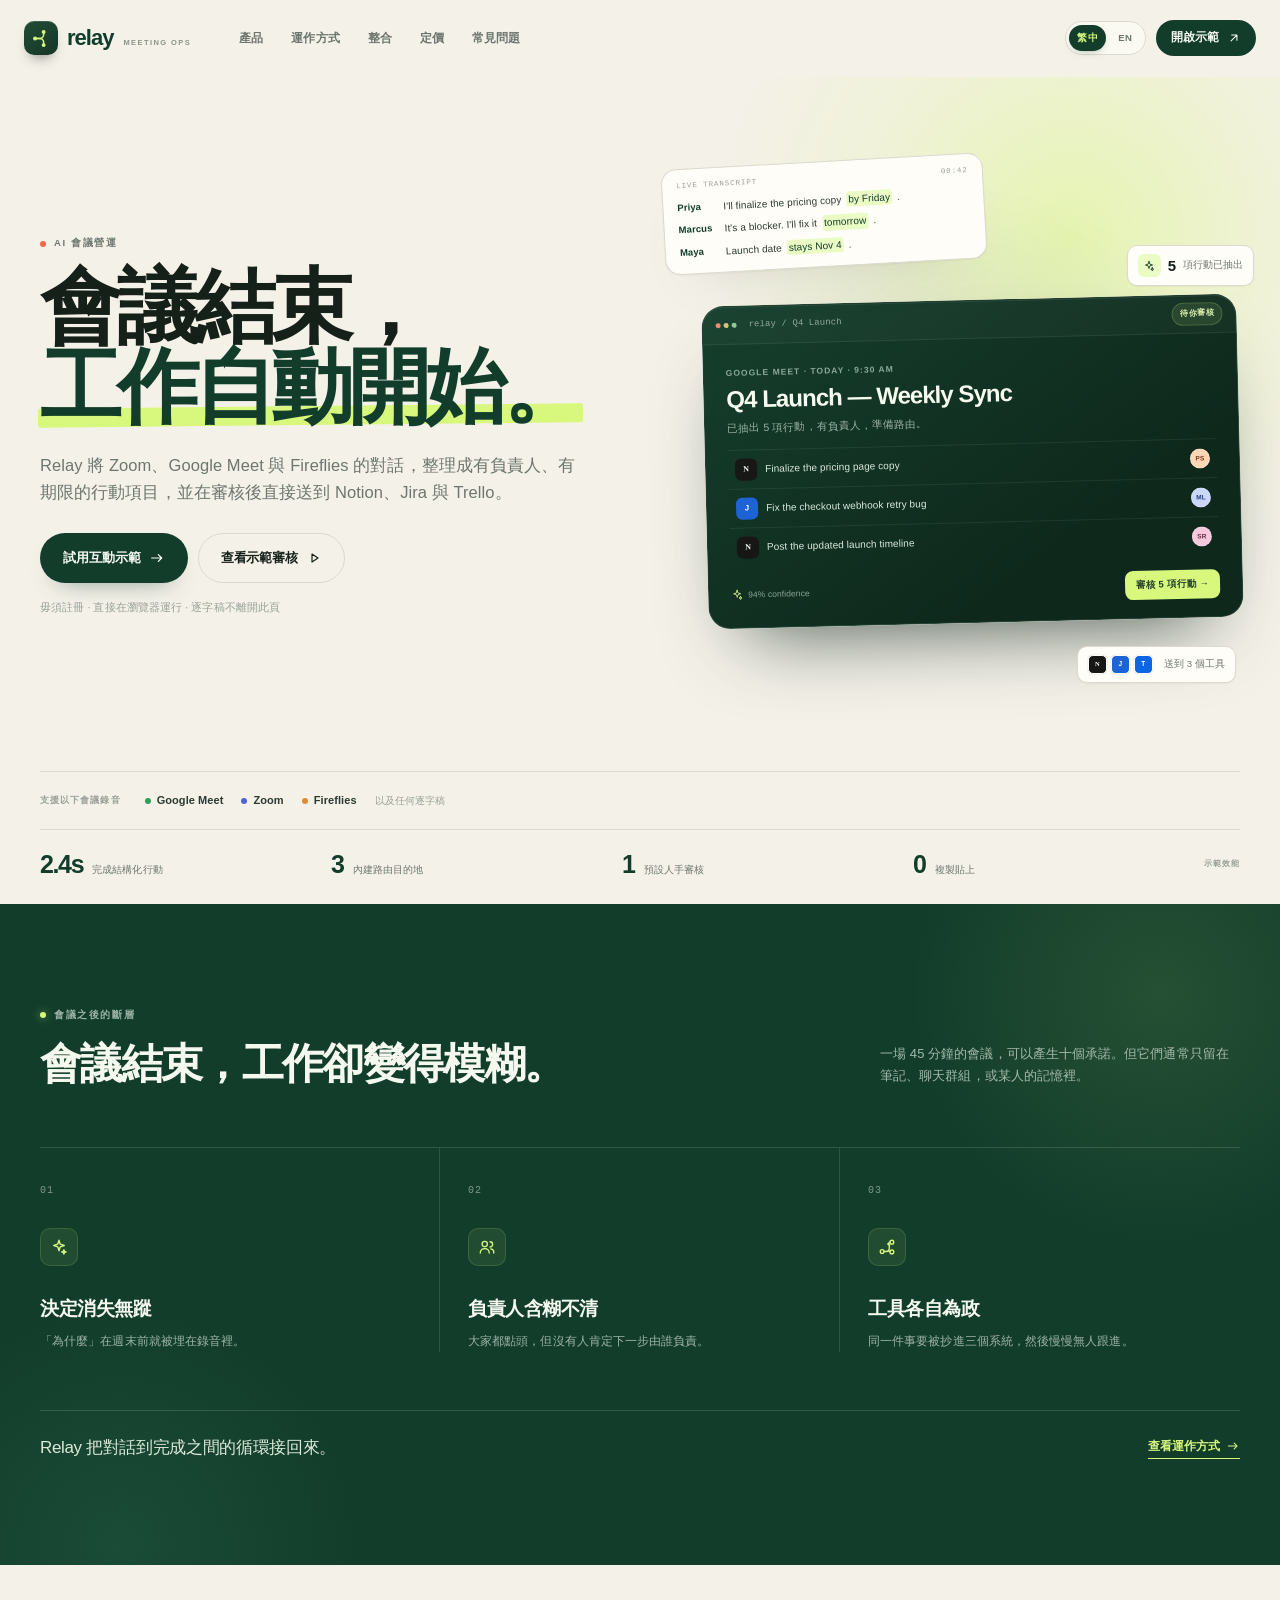
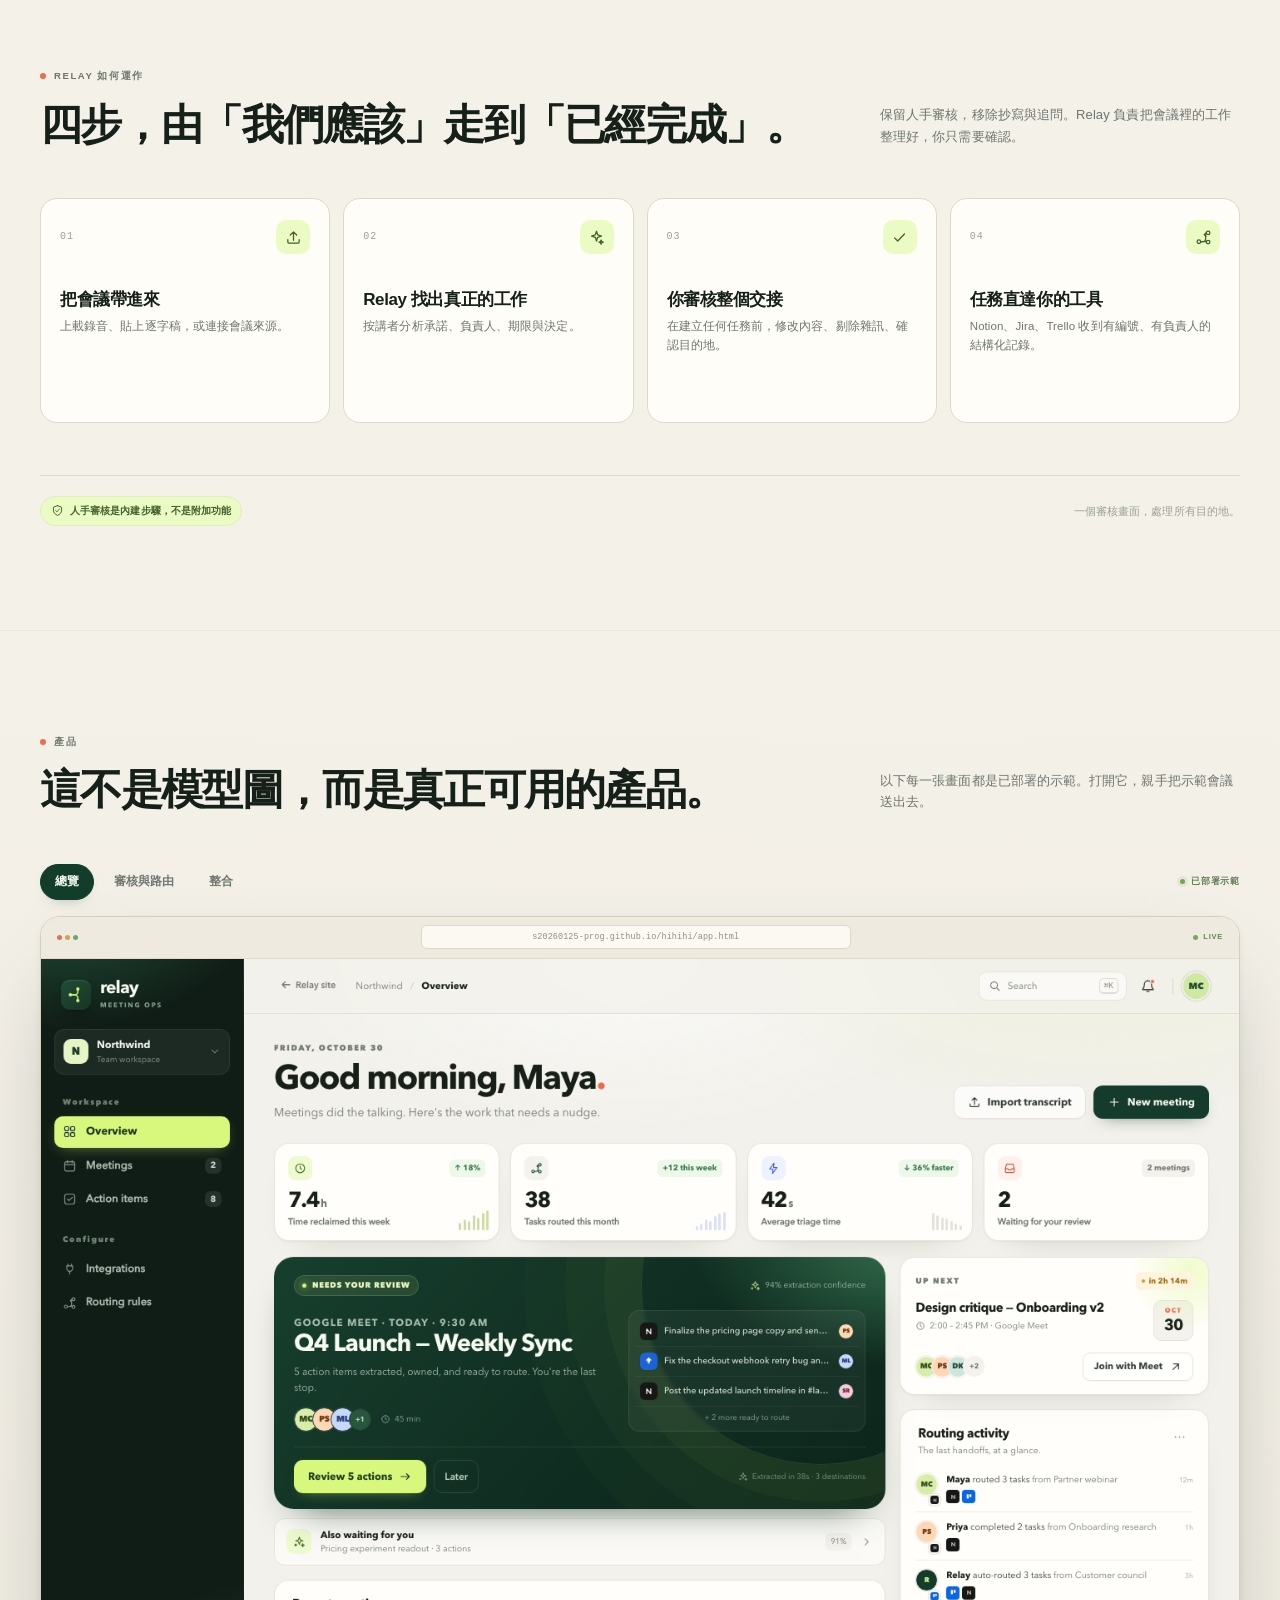
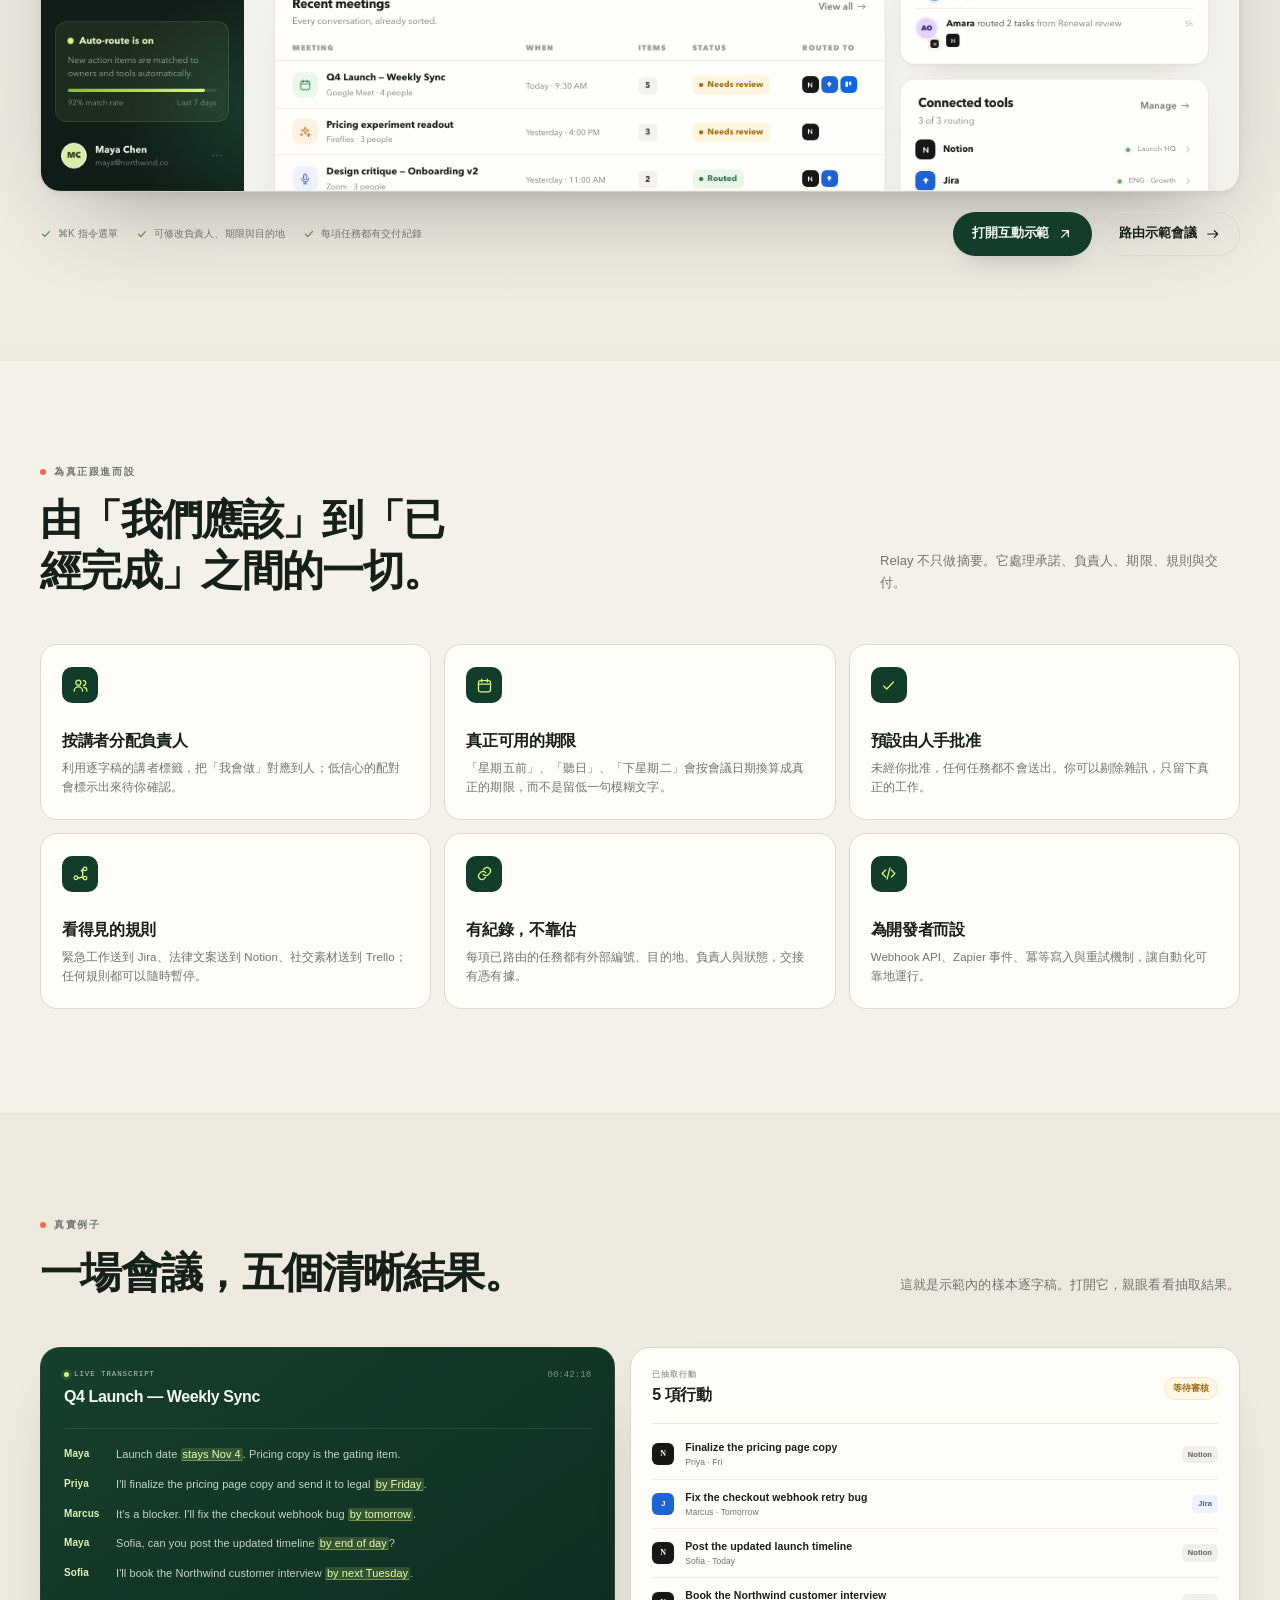
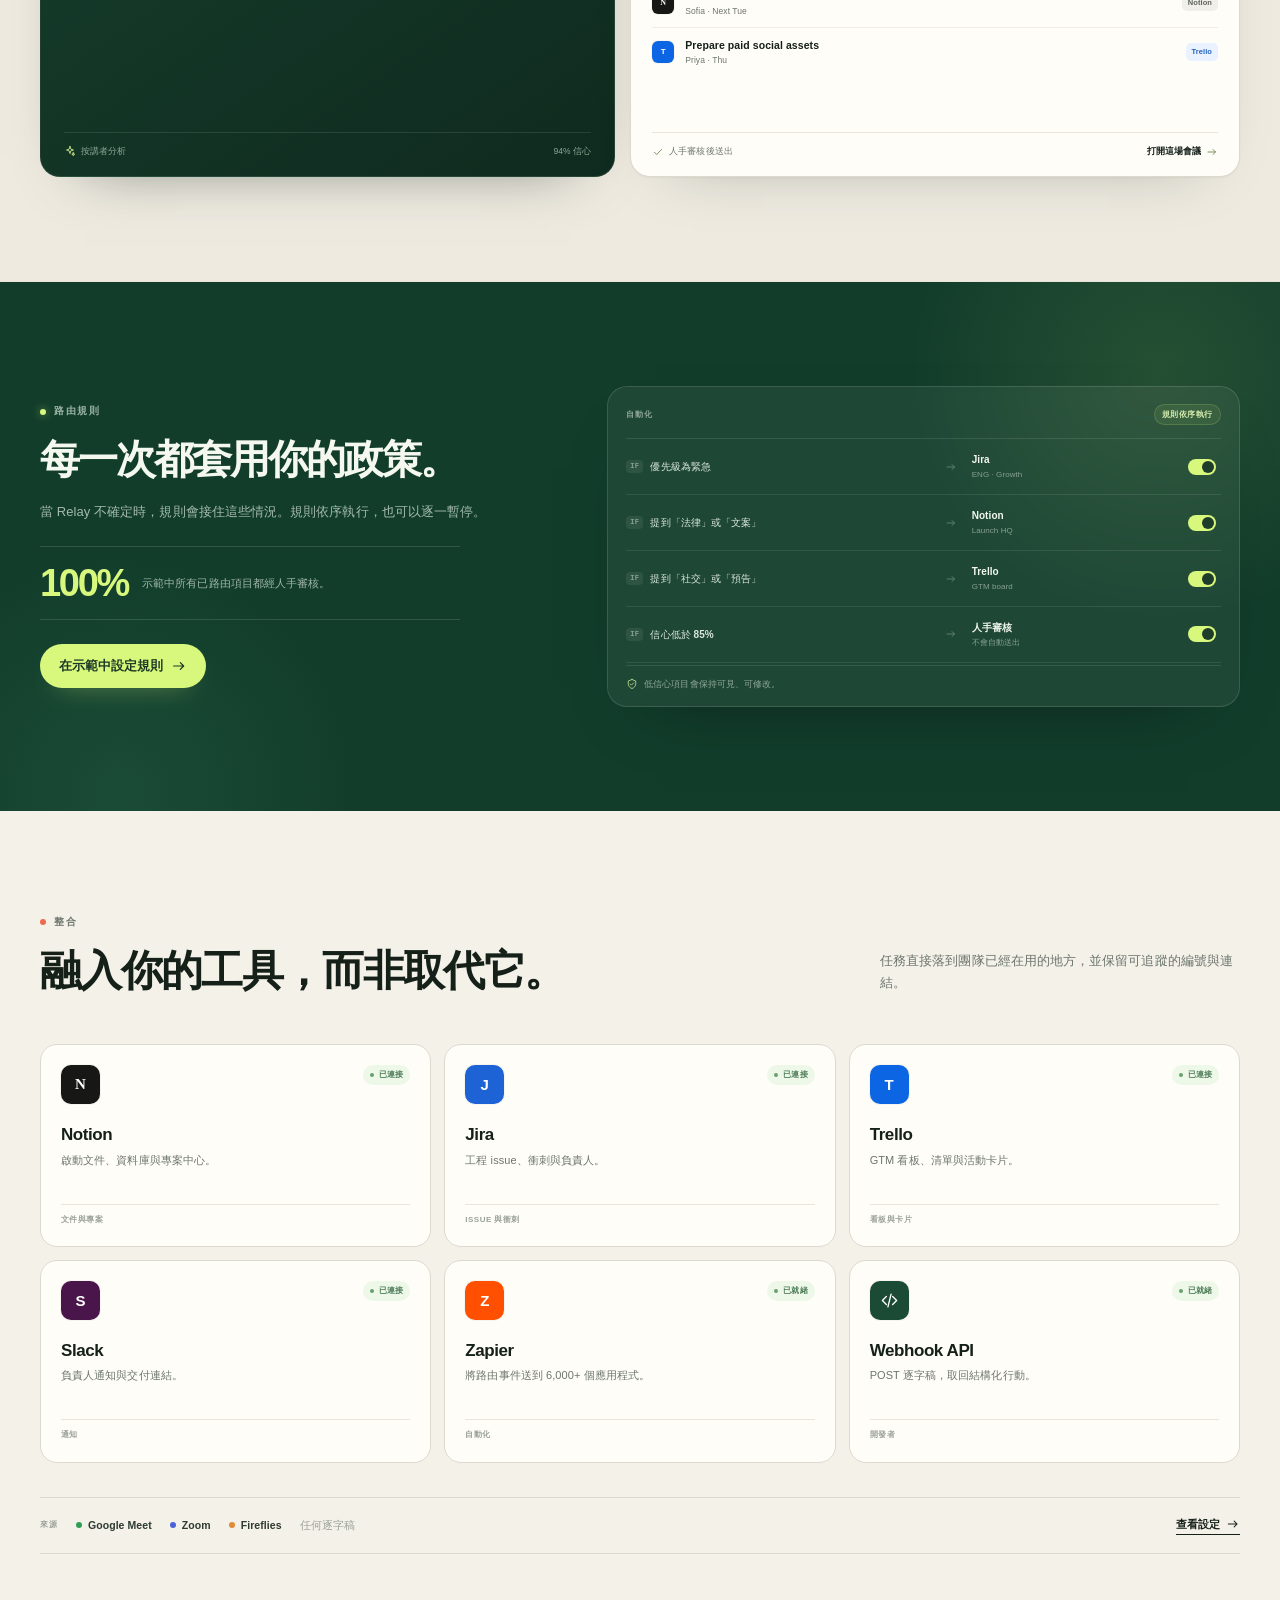
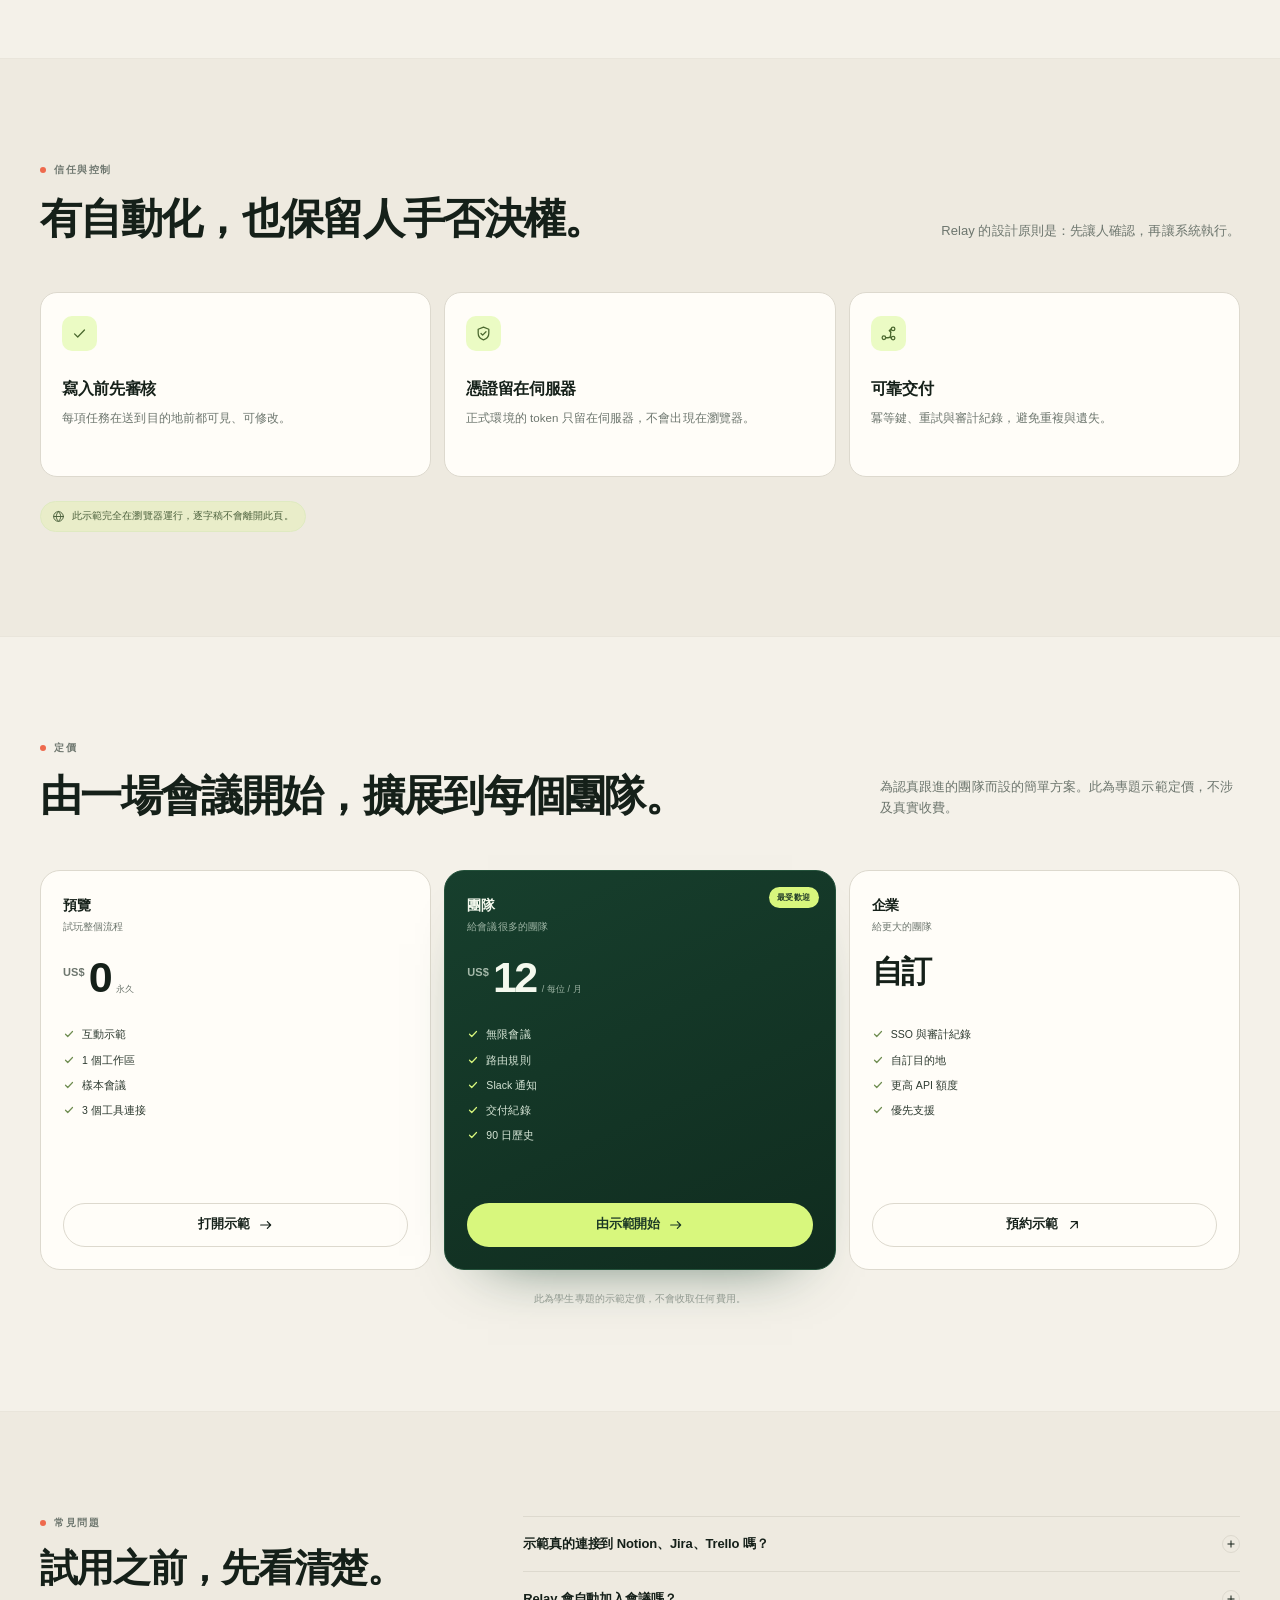
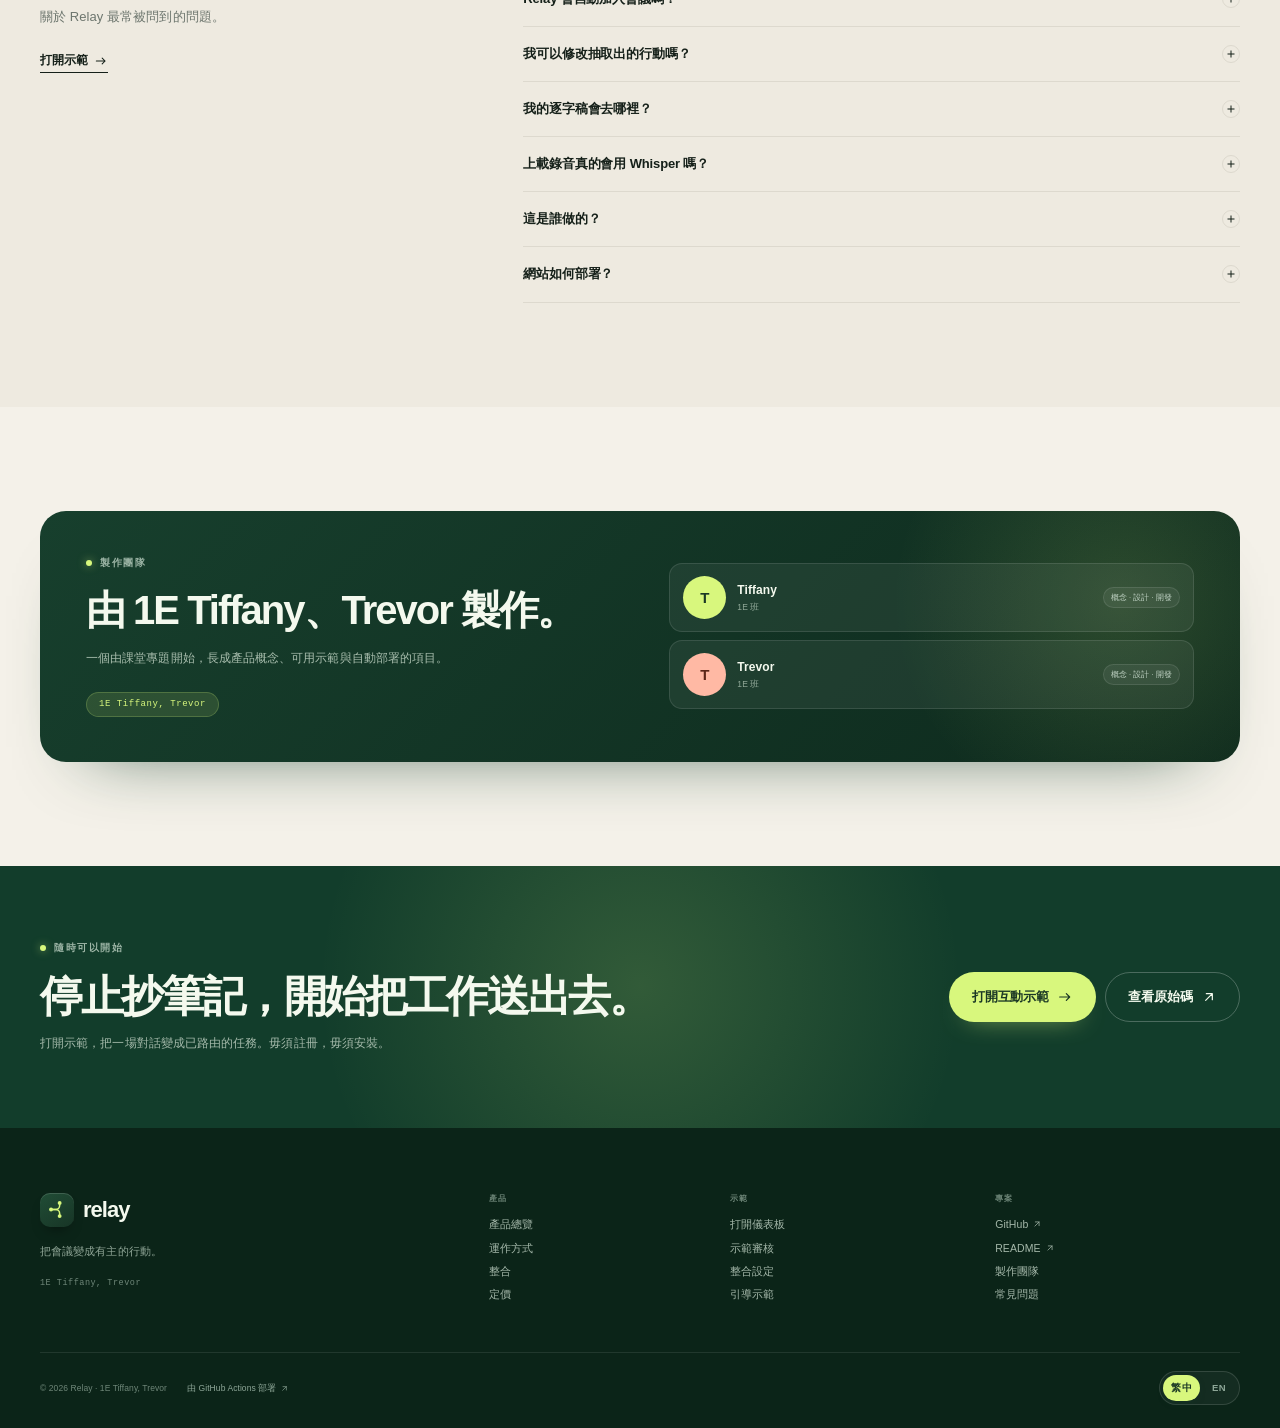
<file: index.html>
<!DOCTYPE html>
<html lang="zh-Hant" data-lang="zh">
<head>
<meta charset="UTF-8">
<meta name="viewport" content="width=device-width, initial-scale=1">
<title>Relay — 會議結束，工作自動開始 | AI Meeting Action Router</title>
<meta name="description" content="Relay 將會議對話變成有負責人、有期限的行動項目，審核後直接送到 Notion、Jira 與 Trello。">
<meta name="theme-color" content="#143b2b">
<meta name="author" content="1E Tiffany, Trevor">
<link rel="canonical" href="https://s20260125-prog.github.io/hihihi/">
<link rel="alternate" hreflang="zh-Hant" href="https://s20260125-prog.github.io/hihihi/?lang=zh">
<link rel="alternate" hreflang="en" href="https://s20260125-prog.github.io/hihihi/?lang=en">
<meta property="og:type" content="website">
<meta property="og:title" content="Relay — 會議結束，工作自動開始">
<meta property="og:description" content="AI meeting action router. Turn conversations into owned, routed tasks in Notion, Jira, and Trello.">
<meta property="og:url" content="https://s20260125-prog.github.io/hihihi/">
<meta property="og:image" content="https://s20260125-prog.github.io/hihihi/assets/screen-overview.png">
<meta name="twitter:card" content="summary_large_image">
<script type="application/ld+json">
{"@context":"https://schema.org","@type":"SoftwareApplication","name":"Relay","applicationCategory":"BusinessApplication","operatingSystem":"Web","url":"https://s20260125-prog.github.io/hihihi/","description":"Relay turns meeting conversations into owned, dated action items and routes them to Notion, Jira, and Trello after human review.","inLanguage":["zh-Hant","en"],"author":[{"@type":"Person","name":"Tiffany","affiliation":{"@type":"EducationalOrganization","name":"1E"}},{"@type":"Person","name":"Trevor","affiliation":{"@type":"EducationalOrganization","name":"1E"}}],"offers":{"@type":"Offer","price":"0","priceCurrency":"USD"}}
</script>
<link rel="icon" href="data:image/svg+xml,%3Csvg xmlns='http://www.w3.org/2000/svg' viewBox='0 0 32 32'%3E%3Crect width='32' height='32' rx='8' fill='%23143b2b'/%3E%3Cpath d='M7 16h6.2c3.1 0 5.8-2.3 5.8-5.5V8M7 16h6.2c3.1 0 5.8 2.3 5.8 5.5V24' stroke='%23d7f77d' stroke-width='2.1' stroke-linecap='round' fill='none'/%3E%3Ccircle cx='7' cy='16' r='2.7' fill='%23d7f77d'/%3E%3Ccircle cx='19' cy='6.8' r='2.7' fill='%23d7f77d'/%3E%3Ccircle cx='19' cy='25.2' r='2.7' fill='%23d7f77d'/%3E%3C/svg%3E">
<script>
(function(){
  try{
    var p=new URLSearchParams(location.search);
    var l=p.get('lang');
    if(l!=='zh'&&l!=='en') l=localStorage.getItem('relay-site-lang');
    if(l!=='zh'&&l!=='en') l='zh';
    document.documentElement.dataset.lang=l;
    document.documentElement.lang=l==='zh'?'zh-Hant':'en';
    document.documentElement.classList.add('js');
  }catch(e){}
})();
</script>
<link rel="stylesheet" href="site.css">
</head>
<body>
<a class="skip-link" href="#main-content"><span data-en="Skip to content">跳至主要內容</span></a>

<svg class="sprite" aria-hidden="true">
  <symbol id="i-arrow-right" viewBox="0 0 24 24"><path d="M4 12h15M14 7l5 5-5 5"/></symbol>
  <symbol id="i-arrow-up-right" viewBox="0 0 24 24"><path d="M7 17 17 7M8 7h9v9"/></symbol>
  <symbol id="i-play" viewBox="0 0 24 24"><path d="m9 6 9 6-9 6V6Z"/></symbol>
  <symbol id="i-sparkles" viewBox="0 0 24 24"><path d="m12 3 1.7 5.3L19 10l-5.3 1.7L12 17l-1.7-5.3L5 10l5.3-1.7L12 3ZM18.5 15.5l.8 2.2 2.2.8-2.2.8-.8 2.2-.8-2.2-2.2-.8 2.2-.8.8-2.2Z"/></symbol>
  <symbol id="i-file" viewBox="0 0 24 24"><path d="M13 3H6.5A1.5 1.5 0 0 0 5 4.5v15A1.5 1.5 0 0 0 6.5 21h11a1.5 1.5 0 0 0 1.5-1.5V9l-6-6Z"/><path d="M13 3v6h6M8.5 13h7M8.5 16.5h5"/></symbol>
  <symbol id="i-upload" viewBox="0 0 24 24"><path d="M12 16V4M7.5 8.5 12 4l4.5 4.5M4 15v3.5A1.5 1.5 0 0 0 5.5 20h13a1.5 1.5 0 0 0 1.5-1.5V15"/></symbol>
  <symbol id="i-check" viewBox="0 0 24 24"><path d="m5 12.5 4.5 4.5L19 7"/></symbol>
  <symbol id="i-users" viewBox="0 0 24 24"><circle cx="9" cy="8" r="3.5"/><path d="M3 20a6 6 0 0 1 12 0M16 5a3.5 3.5 0 0 1 0 7M17 14.5a5 5 0 0 1 4 5.5"/></symbol>
  <symbol id="i-calendar" viewBox="0 0 24 24"><rect x="3.5" y="5" width="17" height="16" rx="3"/><path d="M8 3v4M16 3v4M3.5 10h17"/></symbol>
  <symbol id="i-route" viewBox="0 0 24 24"><circle cx="5.5" cy="18" r="2.5"/><circle cx="18.5" cy="5.5" r="2.5"/><circle cx="18.5" cy="18.5" r="2.5"/><path d="M8 18h3a4 4 0 0 0 4-4V8M13 8l2.5-2.5M13 8l2.5 2.5M15 18h1"/></symbol>
  <symbol id="i-shield" viewBox="0 0 24 24"><path d="M12 3 4.5 6v5.5c0 4.7 3.2 8 7.5 9.5 4.3-1.5 7.5-4.8 7.5-9.5V6L12 3Z"/><path d="m8.5 12 2.3 2.3 4.7-4.7"/></symbol>
  <symbol id="i-zap" viewBox="0 0 24 24"><path d="M13 2 4.5 13.5H11L10 22l8.5-11.5H12L13 2Z"/></symbol>
  <symbol id="i-code" viewBox="0 0 24 24"><path d="m8 7-5 5 5 5M16 7l5 5-5 5M14 4l-4 16"/></symbol>
  <symbol id="i-plus" viewBox="0 0 24 24"><path d="M12 5v14M5 12h14"/></symbol>
  <symbol id="i-menu" viewBox="0 0 24 24"><path d="M4 7h16M4 12h16M4 17h16"/></symbol>
  <symbol id="i-x" viewBox="0 0 24 24"><path d="m6 6 12 12M18 6 6 18"/></symbol>
  <symbol id="i-globe" viewBox="0 0 24 24"><circle cx="12" cy="12" r="9"/><path d="M3 12h18M12 3c2.6 2.5 4 5.6 4 9s-1.4 6.5-4 9c-2.6-2.5-4-5.6-4-9s1.4-6.5 4-9Z"/></symbol>
  <symbol id="i-link" viewBox="0 0 24 24"><path d="M10 13a5 5 0 0 0 7.5.5l2-2a5 5 0 0 0-7-7l-2 2M14 11a5 5 0 0 0-7.5-.5l-2 2a5 5 0 0 0 7 7l2-2"/></symbol>
</svg>

<header class="site-header" id="top">
  <div class="nav-shell">
    <a class="brand" href="#top" aria-label="Relay home">
      <span class="brand-mark" aria-hidden="true">
        <svg viewBox="0 0 32 32" fill="none">
          <path d="M7 16h6.2c3.1 0 5.8-2.3 5.8-5.5V8" stroke="#d7f77d" stroke-width="2.1" stroke-linecap="round"/>
          <path d="M7 16h6.2c3.1 0 5.8 2.3 5.8 5.5V24" stroke="#d7f77d" stroke-width="2.1" stroke-linecap="round"/>
          <circle cx="7" cy="16" r="2.7" fill="#d7f77d"/>
          <circle cx="19" cy="6.8" r="2.7" fill="#d7f77d"/>
          <circle cx="19" cy="25.2" r="2.7" fill="#d7f77d"/>
        </svg>
      </span>
      <span class="brand-word">relay</span>
      <span class="brand-meta">MEETING OPS</span>
    </a>

    <nav class="desktop-nav" aria-label="Primary">
      <a href="#product" data-en="Product">產品</a>
      <a href="#how" data-en="How it works">運作方式</a>
      <a href="#integrations" data-en="Integrations">整合</a>
      <a href="#pricing" data-en="Pricing">定價</a>
      <a href="#faq" data-en="FAQ">常見問題</a>
    </nav>

    <div class="nav-actions">
      <div class="lang-switch" role="group" aria-label="Language">
        <button class="lang-btn active" data-lang-btn="zh" aria-pressed="true">繁中</button>
        <button class="lang-btn" data-lang-btn="en" aria-pressed="false">EN</button>
      </div>
      <a class="btn btn-nav" href="app.html"><span data-en="Open demo">開啟示範</span><svg class="i"><use href="#i-arrow-up-right"/></svg></a>
      <button class="mobile-toggle" id="mobileToggle" aria-expanded="false" aria-controls="mobileMenu" aria-label="Open menu">
        <svg class="i menu-open"><use href="#i-menu"/></svg>
        <svg class="i menu-close"><use href="#i-x"/></svg>
      </button>
    </div>
  </div>

  <div class="mobile-menu" id="mobileMenu">
    <nav aria-label="Mobile primary">
      <a href="#product" data-en="Product">產品</a>
      <a href="#how" data-en="How it works">運作方式</a>
      <a href="#integrations" data-en="Integrations">整合</a>
      <a href="#pricing" data-en="Pricing">定價</a>
      <a href="#faq" data-en="FAQ">常見問題</a>
      <a href="#authors" data-en="The team">製作團隊</a>
    </nav>
    <a class="btn btn-primary btn-block" href="app.html"><span data-en="Open the live demo">開啟互動示範</span><svg class="i"><use href="#i-arrow-right"/></svg></a>
    <div class="mobile-lang lang-switch" role="group" aria-label="Language">
      <button class="lang-btn active" data-lang-btn="zh" aria-pressed="true">繁中</button>
      <button class="lang-btn" data-lang-btn="en" aria-pressed="false">EN</button>
    </div>
    <p class="mobile-menu-note" data-en="Turn conversations into owned work.">把會議對話變成有主的行動。</p>
    <div class="mobile-menu-foot">
      <span>1E Tiffany, Trevor · 2026</span>
      <a href="https://github.com/s20260125-prog/hihihi" target="_blank" rel="noopener">GitHub <svg class="i"><use href="#i-arrow-up-right"/></svg></a>
    </div>
  </div>
</header>

<main id="main-content">
  <section class="hero">
    <div class="hero-glow" aria-hidden="true"></div>
    <div class="container hero-grid">
      <div class="hero-copy reveal">
        <div class="eyebrow"><span class="eyebrow-dot"></span><span data-en="AI MEETING OPERATIONS">AI 會議營運</span></div>
        <h1><span class="hero-line" data-en="Meetings end.">會議結束，</span><span class="hero-line hero-accent" data-en="Work starts.">工作自動開始。</span></h1>
        <p class="hero-sub" data-en="Relay turns Zoom, Google Meet, and Fireflies conversations into owned, dated action items—then routes them to Notion, Jira, and Trello after your review.">Relay 將 Zoom、Google Meet 與 Fireflies 的對話，整理成有負責人、有期限的行動項目，並在審核後直接送到 Notion、Jira 與 Trello。</p>
        <div class="hero-actions">
          <a class="btn btn-primary btn-lg" href="app.html"><span data-en="Try the live demo">試用互動示範</span><svg class="i"><use href="#i-arrow-right"/></svg></a>
          <a class="btn btn-ghost btn-lg" href="app.html?review=q4-launch"><span data-en="See a sample review">查看示範審核</span><svg class="i"><use href="#i-play"/></svg></a>
        </div>
        <p class="hero-micro" data-en="No sign-up · Runs in your browser · Your transcript stays in this page">毋須註冊 · 直接在瀏覽器運行 · 逐字稿不離開此頁</p>
      </div>

      <div class="hero-stage reveal" aria-label="Relay product preview">
        <div class="transcript-card" aria-hidden="true">
          <div class="tc-top"><span>LIVE TRANSCRIPT</span><span>00:42</span></div>
          <p><b>Priya</b> I'll finalize the pricing copy <mark>by Friday</mark>.</p>
          <p><b>Marcus</b> It's a blocker. I'll fix it <mark>tomorrow</mark>.</p>
          <p><b>Maya</b> Launch date <mark>stays Nov 4</mark>.</p>
        </div>

        <div class="product-mock">
          <div class="pm-top">
            <span class="window-dots"><i></i><i></i><i></i></span>
            <span class="pm-path">relay / Q4 Launch</span>
            <span class="pm-status" data-en="Needs review">待你審核</span>
          </div>
          <div class="pm-body">
            <div class="pm-kicker">GOOGLE MEET · TODAY · 9:30 AM</div>
            <h3>Q4 Launch — Weekly Sync</h3>
            <p class="pm-sub" data-en="5 action items extracted, owned, and ready to route.">已抽出 5 項行動，有負責人，準備路由。</p>
            <div class="pm-task">
              <span class="tool tool-notion">N</span>
              <span class="pm-task-title">Finalize the pricing page copy</span>
              <span class="mini-avatar av-priya">PS</span>
            </div>
            <div class="pm-task">
              <span class="tool tool-jira">J</span>
              <span class="pm-task-title">Fix the checkout webhook retry bug</span>
              <span class="mini-avatar av-marcus">ML</span>
            </div>
            <div class="pm-task">
              <span class="tool tool-notion">N</span>
              <span class="pm-task-title">Post the updated launch timeline</span>
              <span class="mini-avatar av-sofia">SR</span>
            </div>
            <div class="pm-foot">
              <span class="pm-ai"><svg class="i"><use href="#i-sparkles"/></svg> 94% confidence</span>
              <span class="pm-cta" data-en="Review 5 actions →">審核 5 項行動 →</span>
            </div>
          </div>
        </div>

        <div class="float-chip chip-actions">
          <span class="chip-icon"><svg class="i"><use href="#i-sparkles"/></svg></span>
          <b>5</b><span data-en="actions extracted">項行動已抽出</span>
        </div>
        <div class="float-chip chip-routed">
          <span class="tool tool-notion">N</span><span class="tool tool-jira">J</span><span class="tool tool-trello">T</span>
          <span data-en="Routed to 3 tools">送到 3 個工具</span>
        </div>
      </div>
    </div>

    <div class="container source-row">
      <span class="source-label" data-en="Works with recordings from">支援以下會議錄音</span>
      <span class="source-name"><i class="source-dot meet"></i>Google Meet</span>
      <span class="source-name"><i class="source-dot zoom"></i>Zoom</span>
      <span class="source-name"><i class="source-dot fireflies"></i>Fireflies</span>
      <span class="source-tail" data-en="and any transcript">以及任何逐字稿</span>
    </div>

    <div class="container metric-strip" aria-label="Demo metrics">
      <div class="metric"><b>2.4s</b><span data-en="to structured actions">完成結構化行動</span></div>
      <div class="metric"><b>3</b><span data-en="built-in destinations">內建路由目的地</span></div>
      <div class="metric"><b>1</b><span data-en="human review, always">預設人手審核</span></div>
      <div class="metric"><b>0</b><span data-en="copy-paste required">複製貼上</span></div>
      <span class="metric-label" data-en="Demo performance">示範效能</span>
    </div>
  </section>

  <section class="section band-dark problem" id="problem">
    <div class="container">
      <div class="section-head section-head-light">
        <div>
          <div class="eyebrow eyebrow-light"><span class="eyebrow-dot"></span><span data-en="THE POST-MEETING GAP">會議之後的斷層</span></div>
          <h2><span data-en="The meeting ends. The work gets fuzzy.">會議結束，工作卻變得模糊。</span></h2>
        </div>
        <p class="section-lede" data-en="A 45-minute call can create ten commitments. Most of them live in a notebook, a chat thread, or someone's memory.">一場 45 分鐘的會議，可以產生十個承諾。但它們通常只留在筆記、聊天群組，或某人的記憶裡。</p>
      </div>
      <div class="problem-grid">
        <article class="problem-card reveal">
          <span class="card-index">01</span>
          <div class="problem-icon"><svg class="i"><use href="#i-sparkles"/></svg></div>
          <h3 data-en="Decisions disappear">決定消失無蹤</h3>
          <p data-en="The “why” gets buried in the recording before the week is over.">「為什麼」在週末前就被埋在錄音裡。</p>
        </article>
        <article class="problem-card reveal">
          <span class="card-index">02</span>
          <div class="problem-icon"><svg class="i"><use href="#i-users"/></svg></div>
          <h3 data-en="Owners are implied">負責人含糊不清</h3>
          <p data-en="Everyone nods. Nobody knows who actually owns the next step.">大家都點頭，但沒有人肯定下一步由誰負責。</p>
        </article>
        <article class="problem-card reveal">
          <span class="card-index">03</span>
          <div class="problem-icon"><svg class="i"><use href="#i-route"/></svg></div>
          <h3 data-en="Tools drift apart">工具各自為政</h3>
          <p data-en="Tasks are retyped into three systems, then quietly go stale.">同一件事要被抄進三個系統，然後慢慢無人跟進。</p>
        </article>
      </div>
      <div class="problem-close reveal">
        <p data-en="Relay closes the loop from conversation to completion.">Relay 把對話到完成之間的循環接回來。</p>
        <a href="#how" class="text-link"><span data-en="See how it works">查看運作方式</span><svg class="i"><use href="#i-arrow-right"/></svg></a>
      </div>
    </div>
  </section>

  <section class="section how" id="how">
    <div class="container">
      <div class="section-head split">
        <div>
          <div class="eyebrow"><span class="eyebrow-dot"></span><span data-en="HOW RELAY WORKS">RELAY 如何運作</span></div>
          <h2><span data-en="Four steps from talk to done.">四步，由「我們應該」走到「已經完成」。</span></h2>
        </div>
        <p class="section-lede" data-en="Human review stays in the middle. Relay handles the fetching, sorting, and writing—so you only confirm.">保留人手審核，移除抄寫與追問。Relay 負責把會議裡的工作整理好，你只需要確認。</p>
      </div>
      <div class="steps-grid">
        <article class="step-card reveal">
          <div class="step-top"><span class="step-num">01</span><span class="step-icon"><svg class="i"><use href="#i-upload"/></svg></span></div>
          <h3 data-en="Bring the meeting in">把會議帶進來</h3>
          <p data-en="Upload a recording, paste a transcript, or connect a source.">上載錄音、貼上逐字稿，或連接會議來源。</p>
        </article>
        <article class="step-card reveal">
          <div class="step-top"><span class="step-num">02</span><span class="step-icon"><svg class="i"><use href="#i-sparkles"/></svg></span></div>
          <h3 data-en="Relay finds the work">Relay 找出真正的工作</h3>
          <p data-en="Speaker-aware extraction pulls out commitments, owners, dates, and decisions.">按講者分析承諾、負責人、期限與決定。</p>
        </article>
        <article class="step-card reveal">
          <div class="step-top"><span class="step-num">03</span><span class="step-icon"><svg class="i"><use href="#i-check"/></svg></span></div>
          <h3 data-en="You review the handoff">你審核整個交接</h3>
          <p data-en="Edit, remove noise, and confirm every destination before anything is created.">在建立任何任務前，修改內容、剔除雜訊、確認目的地。</p>
        </article>
        <article class="step-card reveal">
          <div class="step-top"><span class="step-num">04</span><span class="step-icon"><svg class="i"><use href="#i-route"/></svg></span></div>
          <h3 data-en="Tasks land in your tools">任務直達你的工具</h3>
          <p data-en="Notion, Jira, and Trello receive structured records with references and owners.">Notion、Jira、Trello 收到有編號、有負責人的結構化記錄。</p>
        </article>
      </div>
      <div class="how-note reveal">
        <span class="note-pill"><svg class="i"><use href="#i-shield"/></svg><span data-en="Human approval is built in, not bolted on">人手審核是內建步驟，不是附加功能</span></span>
        <span class="how-note-line" data-en="One review screen. Every destination.">一個審核畫面，處理所有目的地。</span>
      </div>
    </div>
  </section>

  <section class="section product-section" id="product">
    <div class="container">
      <div class="section-head product-head">
        <div>
          <div class="eyebrow"><span class="eyebrow-dot"></span><span data-en="THE PRODUCT">產品</span></div>
          <h2><span data-en="A working product, not a mockup.">這不是模型圖，而是真正可用的產品。</span></h2>
        </div>
        <p class="section-lede" data-en="Every screenshot below is the deployed demo. Open it and route the sample meeting yourself.">以下每一張畫面都是已部署的示範。打開它，親手把示範會議送出去。</p>
      </div>

      <div class="product-tabs" role="tablist" aria-label="Product screens">
        <button class="product-tab active" data-screen="overview" data-en="Overview">總覽</button>
        <button class="product-tab" data-screen="review" data-en="Review &amp; route">審核與路由</button>
        <button class="product-tab" data-screen="integrations" data-en="Integrations">整合</button>
        <span class="tab-live"><i></i><span data-en="Deployed demo">已部署示範</span></span>
      </div>

      <div class="browser-frame reveal">
        <div class="browser-bar">
          <span class="window-dots"><i></i><i></i><i></i></span>
          <span class="browser-url">s20260125-prog.github.io/hihihi/app.html</span>
          <span class="browser-live"><i></i>LIVE</span>
        </div>
        <div class="browser-screen">
          <img id="productScreen" src="assets/screen-overview.png" alt="Relay dashboard overview" width="1440" height="1000">
        </div>
      </div>

      <div class="product-under">
        <ul class="product-points">
          <li><svg class="i"><use href="#i-check"/></svg><span data-en="Command menu with ⌘K">⌘K 指令選單</span></li>
          <li><svg class="i"><use href="#i-check"/></svg><span data-en="Editable owners, dates, and destinations">可修改負責人、期限與目的地</span></li>
          <li><svg class="i"><use href="#i-check"/></svg><span data-en="Delivery receipts for every task">每項任務都有交付紀錄</span></li>
        </ul>
        <div class="product-actions">
          <a class="btn btn-primary" href="app.html"><span data-en="Open live demo">打開互動示範</span><svg class="i"><use href="#i-arrow-up-right"/></svg></a>
          <a class="btn btn-ghost" href="app.html?review=q4-launch"><span data-en="Route the sample meeting">路由示範會議</span><svg class="i"><use href="#i-arrow-right"/></svg></a>
        </div>
      </div>
    </div>
  </section>

  <section class="section features" id="features">
    <div class="container">
      <div class="section-head split">
        <div>
          <div class="eyebrow"><span class="eyebrow-dot"></span><span data-en="BUILT FOR FOLLOW-THROUGH">為真正跟進而設</span></div>
          <h2><span data-en="From “we should” to “done.”">由「我們應該」到「已經完成」之間的一切。</span></h2>
        </div>
        <p class="section-lede" data-en="Relay is not just a summary. It handles the commitments, the owners, the dates, the rules, and the handoff.">Relay 不只做摘要。它處理承諾、負責人、期限、規則與交付。</p>
      </div>
      <div class="feature-grid">
        <article class="feature-card reveal">
          <span class="feature-icon"><svg class="i"><use href="#i-users"/></svg></span>
          <h3 data-en="Speaker-aware owners">按講者分配負責人</h3>
          <p data-en="Speaker labels turn “I'll do it” into an owner. Low-confidence matches are flagged for review.">利用逐字稿的講者標籤，把「我會做」對應到人；低信心的配對會標示出來待你確認。</p>
        </article>
        <article class="feature-card reveal">
          <span class="feature-icon"><svg class="i"><use href="#i-calendar"/></svg></span>
          <h3 data-en="Dates that make sense">真正可用的期限</h3>
          <p data-en="“By Friday”, “tomorrow”, and “next Tuesday” are resolved against the meeting date—not left as vague text.">「星期五前」、「聽日」、「下星期二」會按會議日期換算成真正的期限，而不是留低一句模糊文字。</p>
        </article>
        <article class="feature-card reveal">
          <span class="feature-icon"><svg class="i"><use href="#i-check"/></svg></span>
          <h3 data-en="Human approval by default">預設由人手批准</h3>
          <p data-en="Nothing leaves the review screen until you approve it. Deselect the noise and keep the real work.">未經你批准，任何任務都不會送出。你可以剔除雜訊，只留下真正的工作。</p>
        </article>
        <article class="feature-card reveal">
          <span class="feature-icon"><svg class="i"><use href="#i-route"/></svg></span>
          <h3 data-en="Rules you can see">看得見的規則</h3>
          <p data-en="Send urgent work to Jira, legal copy to Notion, and social assets to Trello. Pause any rule at any time.">緊急工作送到 Jira、法律文案送到 Notion、社交素材送到 Trello；任何規則都可以隨時暫停。</p>
        </article>
        <article class="feature-card reveal">
          <span class="feature-icon"><svg class="i"><use href="#i-link"/></svg></span>
          <h3 data-en="Receipts, not hope">有紀錄，不靠估</h3>
          <p data-en="Every routed task carries its external ID, destination, owner, and status, so the handoff is provable.">每項已路由的任務都有外部編號、目的地、負責人與狀態，交接有憑有據。</p>
        </article>
        <article class="feature-card reveal">
          <span class="feature-icon"><svg class="i"><use href="#i-code"/></svg></span>
          <h3 data-en="Developer-ready">為開發者而設</h3>
          <p data-en="A webhook API, Zapier-ready events, idempotent writes, and retries keep your automation reliable.">Webhook API、Zapier 事件、冪等寫入與重試機制，讓自動化可靠地運行。</p>
        </article>
      </div>
    </div>
  </section>

  <section class="section example-section" id="example">
    <div class="container">
      <div class="section-head example-head">
        <div>
          <div class="eyebrow"><span class="eyebrow-dot"></span><span data-en="A REAL EXAMPLE">真實例子</span></div>
          <h2><span data-en="One meeting. Five clear outcomes.">一場會議，五個清晰結果。</span></h2>
        </div>
        <p class="section-lede" data-en="This is the exact sample transcript inside the demo. Open it and see the extraction for yourself.">這就是示範內的樣本逐字稿。打開它，親眼看看抽取結果。</p>
      </div>
      <div class="example-body">
        <div class="transcript-panel reveal">
          <div class="transcript-top">
            <div><span class="transcript-live"><i></i>LIVE TRANSCRIPT</span><b>Q4 Launch — Weekly Sync</b></div>
            <span class="transcript-time">00:42:18</span>
          </div>
          <div class="transcript-lines">
            <p><b>Maya</b><span>Launch date <mark>stays Nov 4</mark>. Pricing copy is the gating item.</span></p>
            <p><b>Priya</b><span>I'll finalize the pricing page copy and send it to legal <mark>by Friday</mark>.</span></p>
            <p><b>Marcus</b><span>It's a blocker. I'll fix the checkout webhook bug <mark>by tomorrow</mark>.</span></p>
            <p><b>Maya</b><span>Sofia, can you post the updated timeline <mark>by end of day</mark>?</span></p>
            <p><b>Sofia</b><span>I'll book the Northwind customer interview <mark>by next Tuesday</mark>.</span></p>
          </div>
          <div class="transcript-bottom">
            <span><svg class="i"><use href="#i-sparkles"/></svg><span data-en="Speaker-aware extraction">按講者分析</span></span>
            <span data-en="94% confidence">94% 信心</span>
          </div>
        </div>

        <div class="task-panel reveal">
          <div class="task-panel-top">
            <div><span class="mini-label" data-en="EXTRACTED ACTIONS">已抽取行動</span><b data-en="5 action items">5 項行動</b></div>
            <span class="review-chip" data-en="Ready for review">等待審核</span>
          </div>
          <div class="task-list">
            <div class="task-row"><span class="tool tool-notion">N</span><div><b>Finalize the pricing page copy</b><span>Priya · Fri</span></div><span class="task-badge notion">Notion</span></div>
            <div class="task-row"><span class="tool tool-jira">J</span><div><b>Fix the checkout webhook retry bug</b><span>Marcus · Tomorrow</span></div><span class="task-badge jira">Jira</span></div>
            <div class="task-row"><span class="tool tool-notion">N</span><div><b>Post the updated launch timeline</b><span>Sofia · Today</span></div><span class="task-badge notion">Notion</span></div>
            <div class="task-row"><span class="tool tool-notion">N</span><div><b>Book the Northwind customer interview</b><span>Sofia · Next Tue</span></div><span class="task-badge notion">Notion</span></div>
            <div class="task-row"><span class="tool tool-trello">T</span><div><b>Prepare paid social assets</b><span>Priya · Thu</span></div><span class="task-badge trello">Trello</span></div>
          </div>
          <div class="task-panel-foot">
            <span><svg class="i"><use href="#i-check"/></svg><span data-en="Routed after human review">人手審核後送出</span></span>
            <a href="app.html?review=q4-launch"><span data-en="Open this meeting">打開這場會議</span><svg class="i"><use href="#i-arrow-right"/></svg></a>
          </div>
        </div>
      </div>
    </div>
  </section>

  <section class="section band-dark rules" id="rules">
    <div class="container rules-grid">
      <div class="rules-copy">
        <div class="eyebrow eyebrow-light"><span class="eyebrow-dot"></span><span data-en="ROUTING RULES">路由規則</span></div>
        <h2><span data-en="Your policy, applied every time.">每一次都套用你的政策。</span></h2>
        <p class="section-lede" data-en="When Relay isn't sure, rules catch the strays. They run in order and can be paused individually.">當 Relay 不確定時，規則會接住這些情況。規則依序執行，也可以逐一暫停。</p>
        <div class="rule-stat"><b>100%</b><span data-en="of routed items pass through human review in this demo.">示範中所有已路由項目都經人手審核。</span></div>
        <a class="btn btn-lime" href="app.html#integrations"><span data-en="Configure rules in the demo">在示範中設定規則</span><svg class="i"><use href="#i-arrow-right"/></svg></a>
      </div>
      <div class="rule-panel reveal">
        <div class="rule-panel-top"><span class="mini-label" data-en="AUTOMATION">自動化</span><span class="rule-pill" data-en="Rules run in order">規則依序執行</span></div>
        <div class="rule-row">
          <span class="rule-if"><em>IF</em><span data-en="Priority is urgent">優先級為緊急</span></span>
          <span class="rule-arrow"><svg class="i"><use href="#i-arrow-right"/></svg></span>
          <span class="rule-then"><b>Jira</b><span>ENG · Growth</span></span>
          <span class="toggle on" aria-hidden="true"><i></i></span>
        </div>
        <div class="rule-row">
          <span class="rule-if"><em>IF</em><span data-en="Mentions “legal” or “copy”">提到「法律」或「文案」</span></span>
          <span class="rule-arrow"><svg class="i"><use href="#i-arrow-right"/></svg></span>
          <span class="rule-then"><b>Notion</b><span>Launch HQ</span></span>
          <span class="toggle on" aria-hidden="true"><i></i></span>
        </div>
        <div class="rule-row">
          <span class="rule-if"><em>IF</em><span data-en="Mentions “social” or “teaser”">提到「社交」或「預告」</span></span>
          <span class="rule-arrow"><svg class="i"><use href="#i-arrow-right"/></svg></span>
          <span class="rule-then"><b>Trello</b><span>GTM board</span></span>
          <span class="toggle on" aria-hidden="true"><i></i></span>
        </div>
        <div class="rule-row">
          <span class="rule-if"><em>IF</em><span data-en="Confidence is below 85%">信心低於 85%</span></span>
          <span class="rule-arrow"><svg class="i"><use href="#i-arrow-right"/></svg></span>
          <span class="rule-then rule-human"><b data-en="Human review">人手審核</b><span data-en="Never auto-route">不會自動送出</span></span>
          <span class="toggle on" aria-hidden="true"><i></i></span>
        </div>
        <div class="rule-panel-foot"><svg class="i"><use href="#i-shield"/></svg><span data-en="Low-confidence items stay visible and editable.">低信心項目會保持可見、可修改。</span></div>
      </div>
    </div>
  </section>

  <section class="section integrations" id="integrations">
    <div class="container">
      <div class="section-head split">
        <div>
          <div class="eyebrow"><span class="eyebrow-dot"></span><span data-en="INTEGRATIONS">整合</span></div>
          <h2><span data-en="Feeds your stack. Doesn't replace it.">融入你的工具，而非取代它。</span></h2>
        </div>
        <p class="section-lede" data-en="Tasks land where the team already works, with a traceable ID and a link back to the meeting.">任務直接落到團隊已經在用的地方，並保留可追蹤的編號與連結。</p>
      </div>
      <div class="integration-grid">
        <article class="integration-card reveal">
          <div class="integration-top"><span class="tool tool-notion lg">N</span><span class="connected"><i></i><span data-en="Connected">已連接</span></span></div>
          <h3>Notion</h3><p data-en="Launch docs, databases, and project hubs.">啟動文件、資料庫與專案中心。</p><span class="integration-tag" data-en="Docs &amp; projects">文件與專案</span>
        </article>
        <article class="integration-card reveal">
          <div class="integration-top"><span class="tool tool-jira lg">J</span><span class="connected"><i></i><span data-en="Connected">已連接</span></span></div>
          <h3>Jira</h3><p data-en="Engineering issues, sprints, and owners.">工程 issue、衝刺與負責人。</p><span class="integration-tag" data-en="Issues &amp; sprints">Issue 與衝刺</span>
        </article>
        <article class="integration-card reveal">
          <div class="integration-top"><span class="tool tool-trello lg">T</span><span class="connected"><i></i><span data-en="Connected">已連接</span></span></div>
          <h3>Trello</h3><p data-en="GTM boards, checklists, and campaign cards.">GTM 看板、清單與活動卡片。</p><span class="integration-tag" data-en="Boards &amp; cards">看板與卡片</span>
        </article>
        <article class="integration-card reveal">
          <div class="integration-top"><span class="tool tool-slack lg">S</span><span class="connected"><i></i><span data-en="Connected">已連接</span></span></div>
          <h3>Slack</h3><p data-en="Owner notifications and delivery links.">負責人通知與交付連結。</p><span class="integration-tag" data-en="Notifications">通知</span>
        </article>
        <article class="integration-card reveal">
          <div class="integration-top"><span class="tool tool-zapier lg">Z</span><span class="connected"><i></i><span data-en="Ready">已就緒</span></span></div>
          <h3>Zapier</h3><p data-en="Fan out routed events to 6,000+ apps.">將路由事件送到 6,000+ 個應用程式。</p><span class="integration-tag" data-en="Automation">自動化</span>
        </article>
        <article class="integration-card reveal">
          <div class="integration-top"><span class="tool tool-api lg"><svg class="i"><use href="#i-code"/></svg></span><span class="connected"><i></i><span data-en="Ready">已就緒</span></span></div>
          <h3>Webhook API</h3><p data-en="POST a transcript and get structured actions back.">POST 逐字稿，取回結構化行動。</p><span class="integration-tag" data-en="Developers">開發者</span>
        </article>
      </div>
      <div class="source-band">
        <span class="source-band-label" data-en="Sources">來源</span>
        <span><i class="source-dot meet"></i>Google Meet</span>
        <span><i class="source-dot zoom"></i>Zoom</span>
        <span><i class="source-dot fireflies"></i>Fireflies</span>
        <span class="source-band-tail" data-en="Any transcript">任何逐字稿</span>
        <a href="app.html#integrations" class="text-link"><span data-en="Explore settings">查看設定</span><svg class="i"><use href="#i-arrow-right"/></svg></a>
      </div>
    </div>
  </section>

  <section class="section security" id="security">
    <div class="container">
      <div class="section-head split">
        <div>
          <div class="eyebrow"><span class="eyebrow-dot"></span><span data-en="TRUST &amp; CONTROL">信任與控制</span></div>
          <h2><span data-en="Automation with a human veto.">有自動化，也保留人手否決權。</span></h2>
        </div>
        <p class="section-lede" data-en="Relay is designed to make the safe path the default path: review first, then write.">Relay 的設計原則是：先讓人確認，再讓系統執行。</p>
      </div>
      <div class="security-grid">
        <article class="security-card reveal"><span class="security-icon"><svg class="i"><use href="#i-check"/></svg></span><h3 data-en="Review before write">寫入前先審核</h3><p data-en="Every task is visible and editable before it reaches a destination.">每項任務在送到目的地前都可見、可修改。</p></article>
        <article class="security-card reveal"><span class="security-icon"><svg class="i"><use href="#i-shield"/></svg></span><h3 data-en="Server-side credentials">憑證留在伺服器</h3><p data-en="Production tokens live on the server, never in the browser.">正式環境的 token 只留在伺服器，不會出現在瀏覽器。</p></article>
        <article class="security-card reveal"><span class="security-icon"><svg class="i"><use href="#i-route"/></svg></span><h3 data-en="Reliable delivery">可靠交付</h3><p data-en="Idempotency keys, retries, and an audit trail prevent duplicates and lost tasks.">冪等鍵、重試與審計紀錄，避免重複與遺失。</p></article>
      </div>
      <p class="security-note"><svg class="i"><use href="#i-globe"/></svg><span data-en="This demo runs entirely in your browser. Your transcript never leaves the page.">此示範完全在瀏覽器運行，逐字稿不會離開此頁。</span></p>
    </div>
  </section>

  <section class="section pricing" id="pricing">
    <div class="container">
      <div class="section-head pricing-head">
        <div>
          <div class="eyebrow"><span class="eyebrow-dot"></span><span data-en="PRICING">定價</span></div>
          <h2><span data-en="Start with one meeting. Scale to every team.">由一場會議開始，擴展到每個團隊。</span></h2>
        </div>
        <p class="section-lede" data-en="Straightforward plans for teams that are serious about follow-through. This is illustrative pricing for the project demo.">為認真跟進的團隊而設的簡單方案。此為專題示範定價，不涉及真實收費。</p>
      </div>
      <div class="pricing-grid">
        <article class="price-card reveal">
          <div class="price-top"><span class="price-name" data-en="Preview">預覽</span><span class="price-desc" data-en="For trying the flow">試玩整個流程</span></div>
          <div class="price"><span class="currency">US$</span><b>0</b><span class="period" data-en="forever">永久</span></div>
          <ul>
            <li><svg class="i"><use href="#i-check"/></svg><span data-en="Interactive demo">互動示範</span></li>
            <li><svg class="i"><use href="#i-check"/></svg><span data-en="1 workspace">1 個工作區</span></li>
            <li><svg class="i"><use href="#i-check"/></svg><span data-en="Sample meetings">樣本會議</span></li>
            <li><svg class="i"><use href="#i-check"/></svg><span data-en="3 tool connections">3 個工具連接</span></li>
          </ul>
          <a class="btn btn-ghost btn-block" href="app.html"><span data-en="Open demo">打開示範</span><svg class="i"><use href="#i-arrow-right"/></svg></a>
        </article>
        <article class="price-card featured reveal">
          <span class="popular" data-en="Most popular">最受歡迎</span>
          <div class="price-top"><span class="price-name" data-en="Team">團隊</span><span class="price-desc" data-en="For teams that meet a lot">給會議很多的團隊</span></div>
          <div class="price"><span class="currency">US$</span><b>12</b><span class="period" data-en="/ seat / month">/ 每位 / 月</span></div>
          <ul>
            <li><svg class="i"><use href="#i-check"/></svg><span data-en="Unlimited meetings">無限會議</span></li>
            <li><svg class="i"><use href="#i-check"/></svg><span data-en="Routing rules">路由規則</span></li>
            <li><svg class="i"><use href="#i-check"/></svg><span data-en="Slack notifications">Slack 通知</span></li>
            <li><svg class="i"><use href="#i-check"/></svg><span data-en="Delivery receipts">交付紀錄</span></li>
            <li><svg class="i"><use href="#i-check"/></svg><span data-en="90-day history">90 日歷史</span></li>
          </ul>
          <a class="btn btn-lime btn-block" href="app.html"><span data-en="Start with the demo">由示範開始</span><svg class="i"><use href="#i-arrow-right"/></svg></a>
        </article>
        <article class="price-card reveal">
          <div class="price-top"><span class="price-name" data-en="Business">企業</span><span class="price-desc" data-en="For larger teams">給更大的團隊</span></div>
          <div class="price"><b class="custom" data-en="Custom">自訂</b></div>
          <ul>
            <li><svg class="i"><use href="#i-check"/></svg><span data-en="SSO &amp; audit log">SSO 與審計紀錄</span></li>
            <li><svg class="i"><use href="#i-check"/></svg><span data-en="Custom destinations">自訂目的地</span></li>
            <li><svg class="i"><use href="#i-check"/></svg><span data-en="Higher API limits">更高 API 額度</span></li>
            <li><svg class="i"><use href="#i-check"/></svg><span data-en="Priority support">優先支援</span></li>
          </ul>
          <a class="btn btn-ghost btn-block" href="https://github.com/s20260125-prog/hihihi/issues/new" target="_blank" rel="noopener"><span data-en="Request a walkthrough">預約示範</span><svg class="i"><use href="#i-arrow-up-right"/></svg></a>
        </article>
      </div>
      <p class="price-note" data-en="Illustrative pricing for this student project. No payment is collected.">此為學生專題的示範定價，不會收取任何費用。</p>
    </div>
  </section>

  <section class="section faq" id="faq">
    <div class="container faq-grid">
      <div class="faq-intro">
        <div class="eyebrow"><span class="eyebrow-dot"></span><span data-en="FAQ">常見問題</span></div>
        <h2><span data-en="The details, before you try it.">試用之前，先看清楚。</span></h2>
        <p class="section-lede" data-en="Short answers to the questions we hear most.">關於 Relay 最常被問到的問題。</p>
        <a class="text-link" href="app.html"><span data-en="Open the demo">打開示範</span><svg class="i"><use href="#i-arrow-right"/></svg></a>
      </div>
      <div class="faq-list">
        <details>
          <summary><span data-en="Is the demo actually connected to Notion, Jira, or Trello?">示範真的連接到 Notion、Jira、Trello 嗎？</span><i></i></summary>
          <p data-en="No. Writes are simulated so you can try the full flow without connecting accounts. The production adapter design is documented in the README.">不是。示範中的寫入是模擬的，讓你毋須連接帳戶也能試完整流程；正式版的連接器設計寫在 README。</p>
        </details>
        <details>
          <summary><span data-en="Does Relay join meetings automatically?">Relay 會自動加入會議嗎？</span><i></i></summary>
          <p data-en="The demo ingests recordings or transcripts. A production deployment can connect Zoom, Google Meet, or Fireflies webhooks.">示範接受錄音或逐字稿；正式版可連接 Zoom、Google Meet 或 Fireflies 的 webhook。</p>
        </details>
        <details>
          <summary><span data-en="Can I edit the extracted actions?">我可以修改抽取出的行動嗎？</span><i></i></summary>
          <p data-en="Yes—titles, owners, dates, priority, and destination are all editable before routing.">可以。標題、負責人、期限、優先級與目的地都可以在路由前修改。</p>
        </details>
        <details>
          <summary><span data-en="What happens to my transcript?">我的逐字稿會去哪裡？</span><i></i></summary>
          <p data-en="In this demo, it stays in your browser and is never uploaded. Production credentials and processing stay server-side.">在這個示範中，逐字稿只留在你的瀏覽器，不會上載；正式環境的憑證與處理都留在伺服器端。</p>
        </details>
        <details>
          <summary><span data-en="Does the audio upload really use Whisper?">上載錄音真的會用 Whisper 嗎？</span><i></i></summary>
          <p data-en="Not in the static demo. The upload flow is simulated and runs the sample transcript through extraction. The README shows where Whisper/Deepgram fits in production.">靜態示範不會。上載流程是模擬的，會用樣本逐字稿進行抽取；README 說明了 Whisper／Deepgram 在正式架構中的位置。</p>
        </details>
        <details>
          <summary><span data-en="Who made this?">這是誰做的？</span><i></i></summary>
          <p data-en="1E Tiffany and Trevor. This is their student project turned into a working product demo.">1E Tiffany 與 Trevor。這是他們的課堂專題，後來延伸成可用的產品示範。</p>
        </details>
        <details>
          <summary><span data-en="How is the site deployed?">網站如何部署？</span><i></i></summary>
          <p data-en="Every merge to main triggers the GitHub Actions workflow and redeploys GitHub Pages automatically.">每次合併到 main 都會觸發 GitHub Actions，自動重新部署 GitHub Pages。</p>
        </details>
      </div>
    </div>
  </section>

  <section class="section authors" id="authors">
    <div class="container">
      <div class="authors-card reveal">
        <div class="authors-copy">
          <div class="eyebrow eyebrow-light"><span class="eyebrow-dot"></span><span data-en="THE TEAM">製作團隊</span></div>
          <h2><span data-en="Made by 1E Tiffany, Trevor.">由 1E Tiffany、Trevor 製作。</span></h2>
          <p data-en="A student project that grew into a product concept, a working demo, and an automated deployment.">一個由課堂專題開始，長成產品概念、可用示範與自動部署的項目。</p>
          <div class="author-plaque">1E Tiffany, Trevor</div>
        </div>
        <div class="author-cards">
          <article class="author-card"><span class="author-avatar">T</span><div><b>Tiffany</b><span data-en="Class 1E">1E 班</span></div><span class="author-role" data-en="Concept · Design · Build">概念 · 設計 · 開發</span></article>
          <article class="author-card"><span class="author-avatar alt">T</span><div><b>Trevor</b><span data-en="Class 1E">1E 班</span></div><span class="author-role" data-en="Concept · Design · Build">概念 · 設計 · 開發</span></article>
        </div>
      </div>
    </div>
  </section>

  <section class="cta-band">
    <div class="container cta-inner">
      <div>
        <div class="eyebrow eyebrow-light"><span class="eyebrow-dot"></span><span data-en="READY WHEN YOU ARE">隨時可以開始</span></div>
        <h2><span data-en="Stop taking notes. Route work.">停止抄筆記，開始把工作送出去。</span></h2>
        <p data-en="Open the demo and turn one conversation into routed tasks. No sign-up, no installation.">打開示範，把一場對話變成已路由的任務。毋須註冊，毋須安裝。</p>
      </div>
      <div class="cta-actions">
        <a class="btn btn-lime btn-lg" href="app.html"><span data-en="Open the live demo">打開互動示範</span><svg class="i"><use href="#i-arrow-right"/></svg></a>
        <a class="btn btn-outline-light btn-lg" href="https://github.com/s20260125-prog/hihihi" target="_blank" rel="noopener"><span data-en="View source">查看原始碼</span><svg class="i"><use href="#i-arrow-up-right"/></svg></a>
      </div>
    </div>
  </section>
</main>

<footer class="site-footer">
  <div class="container footer-grid">
    <div class="footer-brand">
      <a class="brand" href="#top" aria-label="Relay home">
        <span class="brand-mark" aria-hidden="true">
          <svg viewBox="0 0 32 32" fill="none">
            <path d="M7 16h6.2c3.1 0 5.8-2.3 5.8-5.5V8" stroke="#d7f77d" stroke-width="2.1" stroke-linecap="round"/>
            <path d="M7 16h6.2c3.1 0 5.8 2.3 5.8 5.5V24" stroke="#d7f77d" stroke-width="2.1" stroke-linecap="round"/>
            <circle cx="7" cy="16" r="2.7" fill="#d7f77d"/><circle cx="19" cy="6.8" r="2.7" fill="#d7f77d"/><circle cx="19" cy="25.2" r="2.7" fill="#d7f77d"/>
          </svg>
        </span>
        <span class="brand-word">relay</span>
      </a>
      <p data-en="Turning conversations into owned work.">把會議變成有主的行動。</p>
      <span class="footer-credit">1E Tiffany, Trevor</span>
    </div>
    <div class="footer-col">
      <span class="footer-label" data-en="Product">產品</span>
      <a href="#product" data-en="Overview">產品總覽</a>
      <a href="#how" data-en="How it works">運作方式</a>
      <a href="#integrations" data-en="Integrations">整合</a>
      <a href="#pricing" data-en="Pricing">定價</a>
    </div>
    <div class="footer-col">
      <span class="footer-label" data-en="Demo">示範</span>
      <a href="app.html" data-en="Open dashboard">打開儀表板</a>
      <a href="app.html?review=q4-launch" data-en="Sample review">示範審核</a>
      <a href="app.html#integrations" data-en="Integration settings">整合設定</a>
      <a href="app.html?demo=1" data-en="Guided sample">引導示範</a>
    </div>
    <div class="footer-col">
      <span class="footer-label" data-en="Project">專案</span>
      <a href="https://github.com/s20260125-prog/hihihi" target="_blank" rel="noopener">GitHub <svg class="i"><use href="#i-arrow-up-right"/></svg></a>
      <a href="https://github.com/s20260125-prog/hihihi/blob/main/README.md" target="_blank" rel="noopener">README <svg class="i"><use href="#i-arrow-up-right"/></svg></a>
      <a href="#authors" data-en="The team">製作團隊</a>
      <a href="#faq" data-en="FAQ">常見問題</a>
    </div>
  </div>
  <div class="container footer-bottom">
    <span>© 2026 Relay · 1E Tiffany, Trevor</span>
    <span class="footer-deploy"><a href="https://github.com/s20260125-prog/hihihi/actions" target="_blank" rel="noopener"><span data-en="Deployed with GitHub Actions">由 GitHub Actions 部署</span><svg class="i"><use href="#i-arrow-up-right"/></svg></a></span>
    <div class="lang-switch footer-lang" role="group" aria-label="Language">
      <button class="lang-btn active" data-lang-btn="zh" aria-pressed="true">繁中</button>
      <button class="lang-btn" data-lang-btn="en" aria-pressed="false">EN</button>
    </div>
  </div>
</footer>

<script src="site.js"></script>
</body>
</html>
</file>
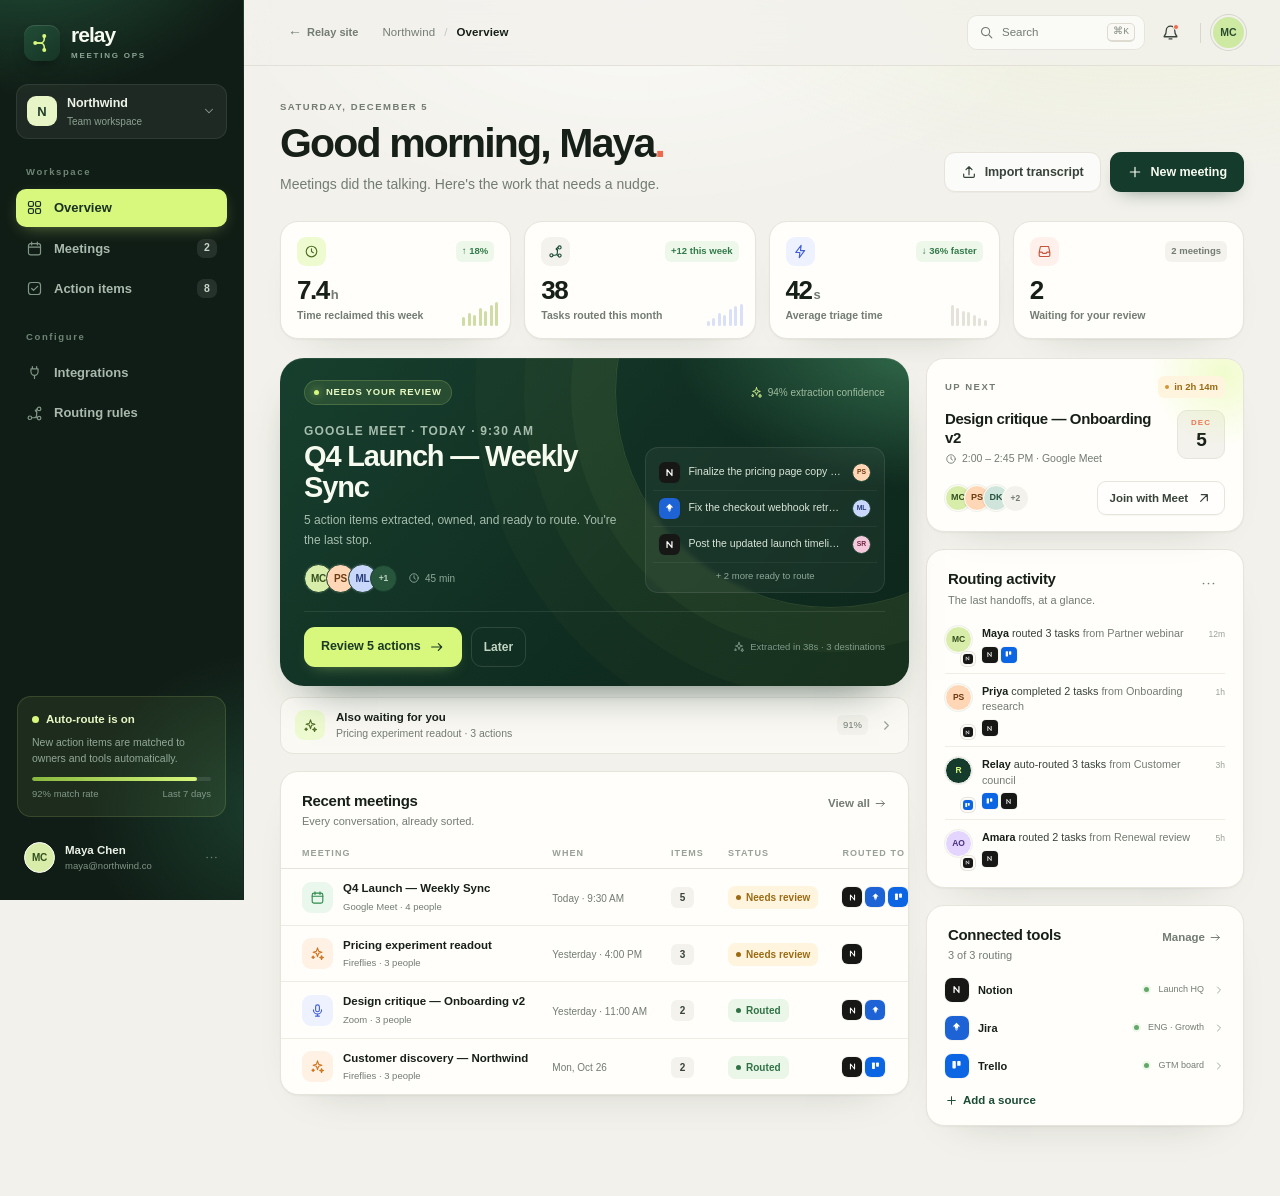
<file: app.html>
<!DOCTYPE html>
<html lang="en">
<head>
<meta charset="UTF-8">
<meta name="viewport" content="width=device-width, initial-scale=1">
<title>Relay — Interactive product demo</title>
<meta name="description" content="Interactive Relay demo: turn a meeting transcript into owned, routed action items in Notion, Jira, and Trello.">
<meta name="theme-color" content="#143b2b">
<link rel="icon" href="data:image/svg+xml,%3Csvg xmlns='http://www.w3.org/2000/svg' viewBox='0 0 32 32'%3E%3Crect width='32' height='32' rx='8' fill='%23143b2b'/%3E%3Cpath d='M7 16h6.2c3.1 0 5.8-2.3 5.8-5.5V8M7 16h6.2c3.1 0 5.8 2.3 5.8 5.5V24' stroke='%23d7f77d' stroke-width='2.1' stroke-linecap='round' fill='none'/%3E%3Ccircle cx='7' cy='16' r='2.7' fill='%23d7f77d'/%3E%3Ccircle cx='19' cy='6.8' r='2.7' fill='%23d7f77d'/%3E%3Ccircle cx='19' cy='25.2' r='2.7' fill='%23d7f77d'/%3E%3C/svg%3E">
<link rel="stylesheet" href="styles.css">
</head>
<body>
<noscript><div style="padding:24px;font:16px sans-serif;background:#fff3cd;color:#3d2f00">Relay needs JavaScript enabled to run the interactive demo.</div></noscript>

<svg class="sprite" aria-hidden="true">
  <symbol id="i-grid" viewBox="0 0 24 24"><rect x="3.5" y="3.5" width="7" height="7" rx="2"/><rect x="13.5" y="3.5" width="7" height="7" rx="2"/><rect x="3.5" y="13.5" width="7" height="7" rx="2"/><rect x="13.5" y="13.5" width="7" height="7" rx="2"/></symbol>
  <symbol id="i-calendar" viewBox="0 0 24 24"><rect x="3.5" y="5" width="17" height="16" rx="3"/><path d="M8 3v4M16 3v4M3.5 10h17"/></symbol>
  <symbol id="i-check-square" viewBox="0 0 24 24"><rect x="3.5" y="3.5" width="17" height="17" rx="4"/><path d="m8 12 2.6 2.6L16.5 9"/></symbol>
  <symbol id="i-plug" viewBox="0 0 24 24"><path d="M9 7V3.5M15 7V3.5M7 7h10v4a5 5 0 0 1-10 0V7ZM12 16v4.5"/></symbol>
  <symbol id="i-route" viewBox="0 0 24 24"><circle cx="5.5" cy="18" r="2.5"/><circle cx="18.5" cy="5.5" r="2.5"/><circle cx="18.5" cy="18.5" r="2.5"/><path d="M8 18h3a4 4 0 0 0 4-4V8M13 8l2.5-2.5M13 8l2.5 2.5M15 18h1"/></symbol>
  <symbol id="i-search" viewBox="0 0 24 24"><circle cx="10.5" cy="10.5" r="6.5"/><path d="m16 16 4.5 4.5"/></symbol>
  <symbol id="i-bell" viewBox="0 0 24 24"><path d="M18 9a6 6 0 0 0-12 0c0 7-3 7-3 9h18c0-2-3-2-3-9ZM10 21h4"/></symbol>
  <symbol id="i-plus" viewBox="0 0 24 24"><path d="M12 5v14M5 12h14"/></symbol>
  <symbol id="i-arrow-right" viewBox="0 0 24 24"><path d="M4 12h15M14 7l5 5-5 5"/></symbol>
  <symbol id="i-arrow-up-right" viewBox="0 0 24 24"><path d="M7 17 17 7M8 7h9v9"/></symbol>
  <symbol id="i-arrow-up" viewBox="0 0 24 24"><path d="M12 19V5M6 11l6-6 6 6"/></symbol>
  <symbol id="i-clock" viewBox="0 0 24 24"><circle cx="12" cy="12" r="8.5"/><path d="M12 7.5V12l3 2"/></symbol>
  <symbol id="i-check" viewBox="0 0 24 24"><path d="m5 12.5 4.5 4.5L19 7"/></symbol>
  <symbol id="i-sparkles" viewBox="0 0 24 24"><path d="m12 3 1.7 5.3L19 10l-5.3 1.7L12 17l-1.7-5.3L5 10l5.3-1.7L12 3ZM18.5 15.5l.8 2.2 2.2.8-2.2.8-.8 2.2-.8-2.2-2.2-.8 2.2-.8.8-2.2ZM5 16l.6 1.4L7 18l-1.4.6L5 20l-.6-1.4L3 18l1.4-.6L5 16Z"/></symbol>
  <symbol id="i-upload" viewBox="0 0 24 24"><path d="M12 16V4M7.5 8.5 12 4l4.5 4.5M4 15v3.5A1.5 1.5 0 0 0 5.5 20h13a1.5 1.5 0 0 0 1.5-1.5V15"/></symbol>
  <symbol id="i-mic" viewBox="0 0 24 24"><rect x="9" y="3" width="6" height="11" rx="3"/><path d="M5.5 11a6.5 6.5 0 0 0 13 0M12 17.5V21M9 21h6"/></symbol>
  <symbol id="i-file" viewBox="0 0 24 24"><path d="M13 3H6.5A1.5 1.5 0 0 0 5 4.5v15A1.5 1.5 0 0 0 6.5 21h11a1.5 1.5 0 0 0 1.5-1.5V9l-6-6Z"/><path d="M13 3v6h6M8.5 13h7M8.5 16.5h5"/></symbol>
  <symbol id="i-x" viewBox="0 0 24 24"><path d="m6 6 12 12M18 6 6 18"/></symbol>
  <symbol id="i-chevron-down" viewBox="0 0 24 24"><path d="m6 9 6 6 6-6"/></symbol>
  <symbol id="i-chevron-right" viewBox="0 0 24 24"><path d="m9 6 6 6-6 6"/></symbol>
  <symbol id="i-more" viewBox="0 0 24 24"><circle cx="5" cy="12" r="1.2" fill="currentColor" stroke="none"/><circle cx="12" cy="12" r="1.2" fill="currentColor" stroke="none"/><circle cx="19" cy="12" r="1.2" fill="currentColor" stroke="none"/></symbol>
  <symbol id="i-copy" viewBox="0 0 24 24"><rect x="8.5" y="8.5" width="12" height="12" rx="2"/><path d="M15.5 8.5v-3a2 2 0 0 0-2-2h-8a2 2 0 0 0-2 2v8a2 2 0 0 0 2 2h3"/></symbol>
  <symbol id="i-alert" viewBox="0 0 24 24"><path d="M10.3 4.2 2.7 18a2 2 0 0 0 1.8 3h15a2 2 0 0 0 1.8-3L13.7 4.2a2 2 0 0 0-3.4 0Z"/><path d="M12 9v4.5M12 17h.01"/></symbol>
  <symbol id="i-users" viewBox="0 0 24 24"><circle cx="9" cy="8" r="3.5"/><path d="M3 20a6 6 0 0 1 12 0M16 5a3.5 3.5 0 0 1 0 7M17 14.5a5 5 0 0 1 4 5.5"/></symbol>
  <symbol id="i-inbox" viewBox="0 0 24 24"><path d="M4 13h4l1.5 2h5L16 13h4M5.5 4h13l2 9v5a2 2 0 0 1-2 2h-13a2 2 0 0 1-2-2v-5l2-9Z"/></symbol>
  <symbol id="i-zap" viewBox="0 0 24 24"><path d="M13 2 4.5 13.5H11L10 22l8.5-11.5H12L13 2Z"/></symbol>
  <symbol id="i-lock" viewBox="0 0 24 24"><rect x="4.5" y="10" width="15" height="10.5" rx="2.5"/><path d="M8 10V7a4 4 0 0 1 8 0v3M12 14v2.5"/></symbol>
  <symbol id="i-play" viewBox="0 0 24 24"><path d="m9 6 9 6-9 6V6Z"/></symbol>
  <symbol id="i-menu" viewBox="0 0 24 24"><path d="M4 7h16M4 12h16M4 17h16"/></symbol>
  <symbol id="i-settings" viewBox="0 0 24 24"><circle cx="12" cy="12" r="3"/><path d="M19.4 15a1.7 1.7 0 0 0 .3 1.9l.1.1-2.8 2.8-.1-.1a1.7 1.7 0 0 0-1.9-.3 1.7 1.7 0 0 0-1 1.6v.2h-4V21a1.7 1.7 0 0 0-1-1.6 1.7 1.7 0 0 0-1.9.3l-.1.1L4.2 17l.1-.1a1.7 1.7 0 0 0 .3-1.9A1.7 1.7 0 0 0 3 14H2.8v-4H3a1.7 1.7 0 0 0 1.6-1 1.7 1.7 0 0 0-.3-1.9L4.2 7 7 4.2l.1.1A1.7 1.7 0 0 0 9 4.6 1.7 1.7 0 0 0 10 3V2.8h4V3a1.7 1.7 0 0 0 1 1.6 1.7 1.7 0 0 0 1.9-.3l.1-.1L19.8 7l-.1.1a1.7 1.7 0 0 0-.3 1.9 1.7 1.7 0 0 0 1.6 1h.2v4H21a1.7 1.7 0 0 0-1.6 1Z"/></symbol>
</svg>

<div class="app">
  <aside class="sidebar" id="sidebar">
    <a class="brand-row" href="index.html" aria-label="Back to Relay product site">
      <div class="brand-mark" aria-hidden="true">
        <svg viewBox="0 0 32 32" fill="none">
          <path d="M7 16h6.2c3.1 0 5.8-2.3 5.8-5.5V8" stroke="#d7f77d" stroke-width="2.1" stroke-linecap="round"/>
          <path d="M7 16h6.2c3.1 0 5.8 2.3 5.8 5.5V24" stroke="#d7f77d" stroke-width="2.1" stroke-linecap="round"/>
          <circle cx="7" cy="16" r="2.7" fill="#d7f77d"/>
          <circle cx="19" cy="6.8" r="2.7" fill="#d7f77d"/>
          <circle cx="19" cy="25.2" r="2.7" fill="#d7f77d"/>
        </svg>
      </div>
      <div>
        <div class="brand-name">relay</div>
        <div class="brand-tag">MEETING OPS</div>
      </div>
    </a>

    <button class="workspace-switch" data-toast-workspace>
      <span class="ws-avatar">N</span>
      <span class="ws-copy"><b>Northwind</b><small>Team workspace</small></span>
      <svg class="i"><use href="#i-chevron-down"/></svg>
    </button>

    <nav class="nav" aria-label="Main">
      <div class="nav-group">
        <p class="nav-label">Workspace</p>
        <button class="nav-item active" data-page="overview"><svg class="i"><use href="#i-grid"/></svg><span>Overview</span></button>
        <button class="nav-item" data-page="meetings"><svg class="i"><use href="#i-calendar"/></svg><span>Meetings</span><span class="nav-badge" id="navMeetingBadge">2</span></button>
        <button class="nav-item" data-page="actions"><svg class="i"><use href="#i-check-square"/></svg><span>Action items</span><span class="nav-badge" id="navActionBadge">8</span></button>
      </div>
      <div class="nav-group">
        <p class="nav-label">Configure</p>
        <button class="nav-item" data-page="integrations"><svg class="i"><use href="#i-plug"/></svg><span>Integrations</span></button>
        <button class="nav-item" data-page="integrations" data-scroll="rules"><svg class="i"><use href="#i-route"/></svg><span>Routing rules</span></button>
      </div>
    </nav>

    <div class="sidebar-spacer"></div>

    <div class="route-status">
      <div class="rs-top"><span class="pulse-dot"></span> Auto-route is on</div>
      <p>New action items are matched to owners and tools automatically.</p>
      <div class="rs-meter"><span style="width:92%"></span></div>
      <div class="rs-meta"><span>92% match rate</span><span>Last 7 days</span></div>
    </div>

    <button class="profile" data-toast-profile>
      <span class="avatar av-maya" style="width:31px;height:31px">MC</span>
      <span class="profile-copy"><b>Maya Chen</b><small>maya@northwind.co</small></span>
      <svg class="i"><use href="#i-more"/></svg>
    </button>
  </aside>

  <div class="sidebar-scrim" id="navScrim"></div>

  <main class="main">
    <header class="topbar">
      <button class="mobile-menu" id="menuBtn" aria-label="Open navigation"><svg class="i"><use href="#i-menu"/></svg></button>
      <a class="site-back" href="index.html" aria-label="Back to Relay product site"><span aria-hidden="true">←</span><span class="site-back-label">Relay site</span></a>
      <div class="crumb"><span class="ws">Northwind</span><span class="sep">/</span><b id="crumbPage">Overview</b></div>
      <div class="topbar-actions">
        <button class="search-trigger" id="searchBtn" aria-label="Search">
          <svg class="i"><use href="#i-search"/></svg><span>Search</span><kbd>⌘K</kbd>
        </button>
        <button class="icon-btn" data-toast-notifications aria-label="Notifications">
          <svg class="i"><use href="#i-bell"/></svg><span class="notif-dot"></span>
        </button>
        <div class="topbar-sep"></div>
        <button class="top-avatar" data-toast-profile aria-label="Open profile">MC</button>
      </div>
    </header>

    <div class="content">

      <section class="page active" id="page-overview" data-page-panel="overview">
        <div class="page-head">
          <div>
            <p class="eyebrow" id="todayLine">TUESDAY, OCTOBER 27</p>
            <h1><span id="greeting">Good morning</span>, Maya<span class="accent-dot">.</span></h1>
            <p class="lede">Meetings did the talking. Here's the work that needs a nudge.</p>
          </div>
          <div class="page-actions">
            <button class="btn btn-soft" data-import><svg class="i"><use href="#i-upload"/></svg> Import transcript</button>
            <button class="btn btn-primary" data-new><svg class="i"><use href="#i-plus"/></svg> New meeting</button>
          </div>
        </div>

        <div class="stat-grid">
          <article class="stat card">
            <div class="stat-top">
              <span class="stat-ico lime"><svg class="i"><use href="#i-clock"/></svg></span>
              <span class="delta up">↑ 18%</span>
            </div>
            <div class="stat-num"><span id="statHours">7.4</span><small>h</small></div>
            <div class="stat-label">Time reclaimed this week</div>
            <div class="spark" aria-hidden="true"><i style="height:38%"></i><i style="height:54%"></i><i style="height:46%"></i><i style="height:72%"></i><i style="height:63%"></i><i style="height:88%"></i><i style="height:100%"></i></div>
          </article>
          <article class="stat card">
            <div class="stat-top">
              <span class="stat-ico"><svg class="i"><use href="#i-route"/></svg></span>
              <span class="delta up">+12 this week</span>
            </div>
            <div class="stat-num"><span id="statRouted">38</span></div>
            <div class="stat-label">Tasks routed this month</div>
            <div class="spark" aria-hidden="true"><i style="height:20%"></i><i style="height:33%"></i><i style="height:52%"></i><i style="height:46%"></i><i style="height:69%"></i><i style="height:81%"></i><i style="height:92%"></i></div>
          </article>
          <article class="stat card">
            <div class="stat-top">
              <span class="stat-ico blue"><svg class="i"><use href="#i-zap"/></svg></span>
              <span class="delta up">↓ 36% faster</span>
            </div>
            <div class="stat-num"><span>42</span><small>s</small></div>
            <div class="stat-label">Average triage time</div>
            <div class="spark" aria-hidden="true"><i style="height:88%"></i><i style="height:75%"></i><i style="height:62%"></i><i style="height:58%"></i><i style="height:43%"></i><i style="height:31%"></i><i style="height:24%"></i></div>
          </article>
          <article class="stat card">
            <div class="stat-top">
              <span class="stat-ico coral"><svg class="i"><use href="#i-inbox"/></svg></span>
              <span class="delta neutral" id="statReviewMeta">2 meetings</span>
            </div>
            <div class="stat-num"><span id="statReview">2</span></div>
            <div class="stat-label">Waiting for your review</div>
          </article>
        </div>

        <div class="dash-grid">
          <div class="dash-main">
            <div id="reviewSlot"></div>

            <section class="card recent-card">
              <div class="card-head">
                <div>
                  <h3>Recent meetings</h3>
                  <p class="sub">Every conversation, already sorted.</p>
                </div>
                <button class="link-btn" data-page="meetings">View all <svg class="i"><use href="#i-arrow-right"/></svg></button>
              </div>
              <div class="table-wrap">
                <table class="meetings">
                  <thead><tr><th>Meeting</th><th>When</th><th>Items</th><th>Status</th><th>Routed to</th></tr></thead>
                  <tbody id="recentBody"></tbody>
                </table>
              </div>
            </section>
          </div>

          <aside class="dash-side">
            <section class="card next-card">
              <div class="next-top">
                <span class="eyebrow" style="margin:0">Up next</span>
                <span class="live-pill"><i></i> in 2h 14m</span>
              </div>
              <div class="next-body">
                <div>
                  <h3>Design critique — Onboarding v2</h3>
                  <p class="next-sub"><svg class="i"><use href="#i-clock"/></svg> 2:00 – 2:45 PM · Google Meet</p>
                </div>
                <div class="date-tile"><span id="dateMonth">OCT</span><b id="dateDay">27</b></div>
              </div>
              <div class="next-foot">
                <div class="avatar-stack">
                  <span class="avatar sm av-maya">MC</span><span class="avatar sm av-priya">PS</span><span class="avatar sm av-daniel">DK</span><span class="more">+2</span>
                </div>
                <button class="btn btn-soft" data-toast-join>Join with Meet <svg class="i"><use href="#i-arrow-up-right"/></svg></button>
              </div>
            </section>

            <section class="card activity-card">
              <div class="card-head">
                <div><h3>Routing activity</h3><p class="sub">The last handoffs, at a glance.</p></div>
                <button class="icon-btn" style="width:28px;height:28px" data-toast-activity aria-label="Activity options"><svg class="i"><use href="#i-more"/></svg></button>
              </div>
              <ul class="activity-list" id="activityList"></ul>
            </section>

            <section class="card connected-card">
              <div class="card-head" style="padding-bottom:0">
                <div><h3>Connected tools</h3><p class="sub" id="connectedCount">3 of 3 routing</p></div>
                <button class="link-btn" data-page="integrations">Manage <svg class="i"><use href="#i-arrow-right"/></svg></button>
              </div>
              <div class="tool-list" id="toolsList"></div>
              <div class="connected-foot"><button class="text-btn" data-import><svg class="i"><use href="#i-plus"/></svg> Add a source</button></div>
            </section>
          </aside>
        </div>
      </section>

      <section class="page" id="page-meetings" data-page-panel="meetings">
        <div class="page-head">
          <div>
            <p class="eyebrow">Meeting inbox</p>
            <h1>Meetings<span class="accent-dot">.</span></h1>
            <p class="lede">Every call transcribed, summarized, and turned into next steps.</p>
          </div>
          <div class="page-actions">
            <button class="btn btn-soft" data-import="upload"><svg class="i"><use href="#i-upload"/></svg> Upload recording</button>
            <button class="btn btn-primary" data-new><svg class="i"><use href="#i-plus"/></svg> New meeting</button>
          </div>
        </div>

        <div class="toolbar">
          <div class="segmented" id="meetingFilters">
            <button class="active" data-meeting-filter="all">All <span class="n" id="mCountAll">5</span></button>
            <button data-meeting-filter="review">Needs review <span class="n" id="mCountReview">2</span></button>
            <button data-meeting-filter="routed">Routed <span class="n" id="mCountRouted">3</span></button>
          </div>
          <button class="btn btn-soft btn-sm" data-toast-filter><svg class="i"><use href="#i-settings"/></svg> Filter by source</button>
        </div>

        <section class="card list-card">
          <div class="meeting-table-head">
            <span>Source</span><span>Meeting</span><span>When</span><span>Items</span><span>Status</span><span></span>
          </div>
          <div id="meetingsList"></div>
        </section>
      </section>

      <section class="page" id="page-actions" data-page-panel="actions">
        <div class="page-head">
          <div>
            <p class="eyebrow">The work behind the words</p>
            <h1>Action items<span class="accent-dot">.</span></h1>
            <p class="lede">One list for every commitment — owned, dated, and headed somewhere.</p>
          </div>
          <div class="page-actions">
            <button class="btn btn-primary" data-new><svg class="i"><use href="#i-plus"/></svg> New meeting</button>
          </div>
        </div>

        <div class="mini-kpis">
          <div class="mini-kpi"><b id="kpiAwaiting">8</b> awaiting route</div>
          <div class="mini-kpi"><span class="dot"></span><b id="kpiRouted">7</b> routed</div>
          <div class="mini-kpi"><span class="dot amber"></span><b id="kpiDone">0</b> done</div>
          <div class="mini-kpi"><span class="dot coral"></span><b id="kpiOverdue">1</b> overdue</div>
        </div>

        <section class="card actions-card">
          <div class="action-toolbar">
            <label class="search-field">
              <svg class="i"><use href="#i-search"/></svg>
              <input id="actionSearch" type="search" placeholder="Search tasks, owners, meetings…">
            </label>
            <div class="select-wrap"><select id="ownerFilter" aria-label="Filter by owner"><option value="all">All owners</option></select></div>
            <div class="select-wrap"><select id="toolFilter" aria-label="Filter by destination">
              <option value="all">All destinations</option><option value="notion">Notion</option><option value="jira">Jira</option><option value="trello">Trello</option>
            </select></div>
            <div class="segmented" id="actionStatusFilters">
              <button class="active" data-action-status="all">All</button>
              <button data-action-status="review">Needs route</button>
              <button data-action-status="routed">Routed</button>
              <button data-action-status="done">Done</button>
            </div>
          </div>
          <div class="action-list-head">
            <span></span><span>Action item</span><span>Owner</span><span>Due</span><span>Destination</span><span>Status</span><span></span>
          </div>
          <div id="actionsList"></div>
        </section>
      </section>

      <section class="page" id="page-integrations" data-page-panel="integrations">
        <div class="page-head">
          <div>
            <p class="eyebrow">Configuration</p>
            <h1>Integrations<span class="accent-dot">.</span></h1>
            <p class="lede">Send the right work to the right place, without leaving the meeting.</p>
          </div>
          <div class="page-actions">
            <button class="btn btn-soft" data-toast-browse><svg class="i"><use href="#i-plus"/></svg> Browse integrations</button>
          </div>
        </div>

        <div class="integration-summary" id="integrationSummary"><span class="pulse-dot"></span> All systems healthy · 100% delivery this week</div>
        <div class="integration-grid" id="integrationGrid"></div>

        <div class="settings-grid">
          <section class="card rules-card" id="rules">
            <div class="card-head">
              <div><p class="eyebrow" style="margin:0 0 4px">Automation</p><h3>Routing rules</h3></div>
              <button class="btn btn-soft btn-sm" data-add-rule><svg class="i"><use href="#i-plus"/></svg> Add rule</button>
            </div>
            <p class="card-sub">When Relay isn't sure, these rules catch the strays. Rules run in order.</p>
            <div class="rule-list" id="ruleList"></div>
          </section>

          <section class="card webhook-card">
            <div class="card-head">
              <div><p class="eyebrow" style="margin:0 0 4px">Developers</p><h3>Webhook API</h3></div>
              <span class="pill routed">Live</span>
            </div>
            <p class="card-sub">Send any transcript from your own stack. Relay returns structured, routed actions.</p>
            <div class="endpoint">
              <span class="method">POST</span><span>api.relay.app/v1/meetings/ingest</span>
              <button data-copy-endpoint aria-label="Copy endpoint"><svg class="i"><use href="#i-copy"/></svg></button>
            </div>
            <pre class="code" id="payloadCode">{
  <span class="k">"meeting"</span>: {
    <span class="k">"title"</span>: <span class="s">"Q4 Launch — Weekly Sync"</span>,
    <span class="k">"transcript"</span>: <span class="s">"Maya: I'll send the timeline…"</span>,
    <span class="k">"route"</span>: [<span class="s">"notion"</span>, <span class="s">"jira"</span>]
  }
}</pre>
            <div class="webhook-foot">
              <span class="delivery"><svg class="i"><use href="#i-check"/></svg> <span id="lastDelivery">Last delivery: 200 OK · 2m ago</span></span>
              <button class="text-btn" data-test-webhook>Send test event <svg class="i"><use href="#i-arrow-right"/></svg></button>
            </div>
          </section>
        </div>
      </section>

    </div>
  </main>
</div>

<div class="modal-backdrop" id="modal">
  <div class="modal" id="modalCard" role="dialog" aria-modal="true" aria-label="Relay dialog">
    <div id="modalBody"></div>
  </div>
</div>

<div class="palette-backdrop" id="palette">
  <div class="palette-card" role="dialog" aria-modal="true" aria-label="Search">
    <div class="palette-search">
      <svg class="i"><use href="#i-search"/></svg>
      <input id="paletteInput" placeholder="Search meetings, actions, or jump to…" autocomplete="off">
      <kbd>ESC</kbd>
    </div>
    <div class="palette-results" id="paletteResults"></div>
    <div class="palette-foot">
      <span class="kbd-group"><kbd>↑</kbd><kbd>↓</kbd></span><span>navigate</span>
      <span><kbd>↵</kbd> open</span>
      <span style="margin-left:auto">Relay command menu</span>
    </div>
  </div>
</div>

<div class="toast-stack" id="toasts" aria-live="polite"></div>

<script src="app.js" defer></script>
</body>
</html>
</file>
<file: site.css>
:root{
  --paper:#f4f1e9;
  --paper-2:#eeeae0;
  --surface:#fffdf8;
  --ink:#152019;
  --ink-2:#2d3a30;
  --muted:#6d766e;
  --muted-2:#9aa198;
  --line:#ddd9ce;
  --line-2:#e9e5db;
  --forest:#123d2b;
  --forest-2:#1b4b35;
  --forest-3:#286449;
  --lime:#d8f77d;
  --lime-2:#ebfbc4;
  --lime-ink:#1b3825;
  --coral:#ee6a4d;
  --coral-2:#f8a28e;
  --blue:#4a63d8;
  --slack:#4a154b;
  --shadow:0 1px 2px rgba(21,32,25,.04),0 24px 60px -42px rgba(21,32,25,.35);
  --shadow-lg:0 3px 7px rgba(21,32,25,.05),0 40px 90px -40px rgba(21,32,25,.42);
  --r:18px;
  --r-lg:24px;
  --max:1200px;
  --sans:"Avenir Next","Avenir",-apple-system,BlinkMacSystemFont,"Segoe UI","PingFang TC","Noto Sans TC","Microsoft JhengHei",sans-serif;
  --serif:"Iowan Old Style","Palatino Linotype",Palatino,Georgia,serif;
  --mono:ui-monospace,"SF Mono","Cascadia Code",Consolas,monospace;
}
*{box-sizing:border-box}
html{scroll-behavior:smooth}
.skip-link{position:fixed;left:18px;top:-80px;z-index:200;background:var(--forest);color:var(--lime);padding:10px 14px;border-radius:8px;font-size:11px;font-weight:700;text-decoration:none;transition:top .18s}
.skip-link:focus{top:12px}
body{
  margin:0;background:var(--paper);color:var(--ink);font-family:var(--sans);font-size:15px;line-height:1.55;
  -webkit-font-smoothing:antialiased;overflow-x:hidden;
}
html[lang="zh-Hant"] body{letter-spacing:.005em}
button,input,select,textarea{font:inherit;color:inherit}
button{cursor:pointer}
a{color:inherit}
img{max-width:100%;display:block}
button:focus-visible,a:focus-visible,input:focus-visible{outline:2px solid var(--forest-3);outline-offset:3px}
::selection{background:var(--lime);color:var(--forest)}
.i{width:18px;height:18px;fill:none;stroke:currentColor;stroke-width:1.8;stroke-linecap:round;stroke-linejoin:round;flex:none}
.sprite{position:absolute;width:0;height:0;overflow:hidden}
.container{width:min(var(--max),calc(100% - 56px));margin:0 auto}
.btn{
  display:inline-flex;align-items:center;justify-content:center;gap:8px;height:44px;padding:0 18px;border:1px solid transparent;
  border-radius:999px;font-size:12.5px;font-weight:700;letter-spacing:-.005em;text-decoration:none;white-space:nowrap;
  transition:transform .18s,background .18s,border-color .18s,color .18s,box-shadow .18s;
}
.btn .i{width:16px;height:16px}
.btn:hover{transform:translateY(-1px)}
.btn:active{transform:none}
.btn-primary{background:var(--forest);color:#f8fbf3;box-shadow:0 12px 26px -18px rgba(18,61,43,.8)}
.btn-primary:hover{background:var(--forest-2);box-shadow:0 16px 30px -18px rgba(18,61,43,.7)}
.btn-ghost{background:transparent;border-color:var(--line);color:var(--ink)}
.btn-ghost:hover{background:var(--surface);border-color:#c8c5b8}
.btn-lime{background:var(--lime);color:var(--lime-ink);box-shadow:0 12px 26px -18px rgba(216,247,125,.8)}
.btn-lime:hover{background:#e4ff96}
.btn-outline-light{background:transparent;border-color:rgba(255,255,255,.24);color:#f4faee}
.btn-outline-light:hover{background:rgba(255,255,255,.08);border-color:rgba(255,255,255,.4)}
.btn-lg{height:50px;padding:0 22px;font-size:13px}
.btn-block{width:100%}
.btn-nav{height:36px;padding:0 14px;font-size:11.5px;background:var(--forest);color:#f7fbf2;box-shadow:none}
.btn-nav .i{width:14px;height:14px}
.text-link{display:inline-flex;align-items:center;gap:6px;text-decoration:none;font-size:12px;font-weight:700;border-bottom:1px solid currentColor;padding-bottom:2px;width:max-content}
.text-link .i{width:14px;height:14px;transition:transform .18s}
.text-link:hover .i{transform:translateX(3px)}
.eyebrow{display:flex;align-items:center;gap:8px;font-size:9.5px;font-weight:800;letter-spacing:.17em;text-transform:uppercase;color:var(--muted);margin:0 0 16px}
.eyebrow-dot{width:6px;height:6px;border-radius:50%;background:var(--coral);flex:none}
.eyebrow-light{color:#9eb6a7}
.eyebrow-light .eyebrow-dot{background:var(--lime);box-shadow:0 0 9px rgba(216,247,125,.55)}

section[id]{scroll-margin-top:82px}

/* ---------- header ---------- */
.site-header{
  position:sticky;top:0;z-index:60;background:rgba(244,241,233,.84);
  backdrop-filter:blur(18px);-webkit-backdrop-filter:blur(18px);
  border-bottom:1px solid transparent;transition:border-color .2s,box-shadow .2s;
}
.site-header.scrolled{border-bottom-color:rgba(221,217,206,.8);box-shadow:0 10px 30px -28px rgba(21,32,25,.3)}
.nav-shell{width:min(1240px,calc(100% - 48px));margin:0 auto;height:76px;display:flex;align-items:center;gap:34px}
.brand{display:flex;align-items:center;gap:9px;text-decoration:none;flex:none}
.brand-mark{width:34px;height:34px;border-radius:10px;background:linear-gradient(145deg,#214d36,#173526);display:grid;place-items:center;box-shadow:inset 0 1px 0 rgba(255,255,255,.14),0 8px 16px -10px #000}
.brand-mark svg{width:23px;height:23px}
.brand-word{font-size:22px;font-weight:700;line-height:1;letter-spacing:-.045em;color:var(--forest)}
.brand-meta{font-size:7.5px;font-weight:800;letter-spacing:.19em;color:#8b948a;margin-left:1px;padding-top:9px}
.desktop-nav{display:flex;align-items:center;gap:28px;margin-left:14px}
.desktop-nav a{font-size:12px;font-weight:600;text-decoration:none;color:var(--muted);transition:color .15s;position:relative}
.desktop-nav a:hover{color:var(--ink)}
.desktop-nav a::after{content:"";position:absolute;left:0;right:100%;bottom:-6px;height:1px;background:var(--coral);transition:right .2s}
.desktop-nav a:hover::after{right:0}
.nav-actions{margin-left:auto;display:flex;align-items:center;gap:10px}
.lang-switch{display:inline-flex;align-items:center;gap:2px;border:1px solid var(--line);background:rgba(255,253,248,.66);border-radius:999px;padding:3px}
.lang-btn{height:26px;min-width:34px;padding:0 8px;border:0;background:transparent;border-radius:999px;font-size:9.5px;font-weight:800;letter-spacing:.04em;color:var(--muted);transition:.15s}
.lang-btn:hover{color:var(--ink)}
.lang-btn.active{background:var(--forest);color:var(--lime);box-shadow:0 3px 10px -5px rgba(18,61,43,.6)}
.mobile-toggle{display:none;width:38px;height:38px;border:1px solid var(--line);border-radius:50%;background:transparent;align-items:center;justify-content:center;color:var(--ink)}
.mobile-toggle .i{width:17px;height:17px}
.mobile-toggle .menu-close{display:none}
body.nav-open .mobile-toggle .menu-open{display:none}
body.nav-open .mobile-toggle .menu-close{display:block}
body.nav-open{overflow:hidden}
.mobile-menu{display:none;position:absolute;top:100%;left:0;right:0;height:calc(100vh - 76px);overflow-y:auto;background:var(--paper);border-bottom:1px solid var(--line);padding:22px 24px 26px;box-shadow:0 30px 40px -34px rgba(21,32,25,.4)}
body.nav-open .mobile-menu{display:flex;flex-direction:column}
.mobile-menu nav{display:flex;flex-direction:column;gap:2px;margin-bottom:18px}
.mobile-menu nav a{padding:12px 4px;border-bottom:1px solid var(--line-2);font-size:16px;font-weight:650;text-decoration:none}
.mobile-menu .btn{margin-bottom:14px}
.mobile-menu-note{max-width:230px;margin:24px 0 0;font-size:11px;line-height:1.7;color:var(--muted)}
.mobile-menu-foot{display:flex;align-items:center;justify-content:space-between;gap:12px;margin-top:auto;padding-top:18px;border-top:1px solid var(--line);font-size:8.5px;color:var(--muted-2)}
.mobile-menu-foot a{display:inline-flex;align-items:center;gap:4px;text-decoration:none;color:var(--muted)}
.mobile-menu-foot .i{width:9px;height:9px}
.mobile-lang{width:max-content}

/* ---------- hero ---------- */
.hero{position:relative;padding:84px 0 0;overflow:hidden}
.hero-glow{position:absolute;right:-170px;top:-220px;width:760px;height:760px;border-radius:50%;background:radial-gradient(circle,rgba(216,247,125,.52) 0%,rgba(216,247,125,.16) 38%,transparent 68%);pointer-events:none}
.hero-grid{display:grid;grid-template-columns:1.02fr .98fr;gap:52px;align-items:center;position:relative;z-index:1}
.hero-copy{padding:22px 0 40px}
.hero h1{font-size:clamp(54px,6.4vw,82px);line-height:.97;letter-spacing:-.06em;margin:0 0 26px;font-weight:700;max-width:660px}
.hero-line{display:block}
.hero-accent{color:var(--forest);width:max-content;max-width:100%;position:relative;isolation:isolate}
.hero-accent::after{content:"";position:absolute;left:-.03em;right:-.03em;bottom:.02em;height:.23em;background:var(--lime);z-index:-1;border-radius:2px;transform:rotate(-.6deg)}
.hero-sub{font-size:16.5px;line-height:1.62;color:var(--muted);max-width:550px;margin:0 0 28px}
.hero-actions{display:flex;align-items:center;gap:10px;flex-wrap:wrap;margin-bottom:16px}
.hero-micro{font-size:10.5px;color:var(--muted-2);margin:0;letter-spacing:.01em}
.hero-stage{position:relative;min-height:548px;display:flex;align-items:center;justify-content:flex-end;isolation:isolate}
.hero-stage::before{content:"";position:absolute;right:4%;top:8%;width:88%;height:80%;border-radius:50%;background:radial-gradient(circle,rgba(18,61,43,.1),transparent 70%);filter:blur(18px);z-index:-1}
.product-mock{width:min(100%,535px);background:linear-gradient(145deg,#163f2d,#0e281c 72%);border:1px solid rgba(255,255,255,.1);border-radius:22px;overflow:hidden;color:#eef5e8;box-shadow:0 40px 80px -40px rgba(11,35,25,.78),inset 0 1px 0 rgba(255,255,255,.08);transform:rotate(-1.4deg);position:relative;z-index:2;margin-top:52px}
.pm-top{height:38px;display:flex;align-items:center;gap:8px;padding:0 13px;border-bottom:1px solid rgba(255,255,255,.08);background:rgba(255,255,255,.025)}
.window-dots{display:flex;gap:3px;flex:none}
.window-dots i{width:5px;height:5px;border-radius:50%;background:rgba(255,255,255,.24)}
.window-dots i:first-child{background:#f08b73}.window-dots i:nth-child(2){background:#d8c474}.window-dots i:nth-child(3){background:#8bcb92}
.pm-path{font:9px/1 var(--mono);color:#91a99a;margin-left:4px;white-space:nowrap;overflow:hidden;text-overflow:ellipsis;flex:1}
.pm-status{font-size:8px;font-weight:800;letter-spacing:.08em;text-transform:uppercase;color:#dff4b1;background:rgba(216,247,125,.1);border:1px solid rgba(216,247,125,.18);border-radius:999px;padding:4px 7px;white-space:nowrap}
.pm-body{padding:22px 22px 18px}
.pm-kicker{font-size:8.5px;font-weight:800;letter-spacing:.12em;color:#8ba898;margin-bottom:7px}
.pm-body h3{font-size:24px;line-height:1.1;letter-spacing:-.04em;margin:0 0 6px;color:#f6faef;font-weight:700}
.pm-sub{font-size:10.5px;line-height:1.55;color:#9bb4a3;margin:0 0 14px}
.pm-task{display:flex;align-items:center;gap:8px;padding:8px 7px;border-top:1px solid rgba(255,255,255,.07)}
.pm-task:last-of-type{border-bottom:1px solid rgba(255,255,255,.07)}
.pm-task .tool{width:22px;height:22px;border-radius:6px;font-size:8px}
.pm-task-title{flex:1;min-width:0;font-size:10px;color:#dbe9db;white-space:nowrap;overflow:hidden;text-overflow:ellipsis}
.mini-avatar{width:20px;height:20px;border-radius:50%;display:grid;place-items:center;font-size:6.5px;font-weight:800;flex:none;border:1px solid rgba(255,255,255,.14)}
.av-priya{background:#ffd7b6;color:#6d3b13}.av-marcus{background:#c9d7fb;color:#283f7c}.av-sofia{background:#f4c9dc;color:#712841}.av-maya{background:#d8edaa;color:#34501f}
.pm-foot{display:flex;align-items:center;justify-content:space-between;gap:10px;padding-top:14px}
.pm-ai{display:inline-flex;align-items:center;gap:5px;font-size:8.5px;color:#8ca595}
.pm-ai .i{width:12px;height:12px;color:#cbe98a}
.pm-cta{display:inline-flex;align-items:center;justify-content:center;height:29px;padding:0 11px;background:var(--lime);color:#203c29;border-radius:8px;font-size:9.5px;font-weight:800}
.transcript-card{position:absolute;left:-14px;top:0;width:322px;background:var(--surface);border:1px solid var(--line);border-radius:15px;padding:13px 14px;box-shadow:var(--shadow);transform:rotate(-3.2deg);z-index:3}
.tc-top{display:flex;align-items:center;justify-content:space-between;font:7.5px/1 var(--mono);letter-spacing:.12em;color:var(--muted-2);margin-bottom:10px}
.transcript-card p{font-size:10px;line-height:1.55;color:var(--ink-2);margin:0 0 7px;display:flex;gap:5px}
.transcript-card p:last-child{margin-bottom:0}
.transcript-card b{color:var(--forest);font-size:9.5px;flex:none;min-width:41px}
.transcript-card mark{background:var(--lime-2);color:var(--forest);border-radius:3px;padding:0 2px}
.float-chip{position:absolute;display:flex;align-items:center;gap:7px;background:var(--surface);border:1px solid var(--line);border-radius:10px;box-shadow:var(--shadow);font-size:9.5px;color:var(--muted);z-index:4;padding:8px 10px}
.float-chip b{font-size:15px;color:var(--ink);letter-spacing:-.04em}
.chip-icon{width:23px;height:23px;border-radius:6px;background:var(--lime-2);color:var(--forest);display:grid;place-items:center}
.chip-icon .i{width:12px;height:12px}
.chip-actions{right:-14px;top:84px}
.chip-routed{right:4px;bottom:26px}
.chip-routed .tool{width:19px;height:19px;border-radius:5px;font-size:6.5px;margin-right:-3px;border:1.5px solid var(--surface)}
.chip-routed>span:last-child{margin-left:7px}
.source-row{display:flex;align-items:center;gap:18px;flex-wrap:wrap;padding:20px 0;border-top:1px solid var(--line);border-bottom:1px solid var(--line);margin-top:62px;position:relative;z-index:1}
.source-label{font-size:9px;font-weight:800;letter-spacing:.12em;text-transform:uppercase;color:var(--muted-2);margin-right:6px}
.source-name{display:inline-flex;align-items:center;gap:6px;font-size:11px;font-weight:650;color:var(--ink-2)}
.source-tail{font-size:10px;color:var(--muted-2)}
.source-dot{width:6px;height:6px;border-radius:50%;display:inline-block;flex:none}
.source-dot.meet{background:#2f9e57}.source-dot.zoom{background:#4a63d8}.source-dot.fireflies{background:#e08b35}
.metric-strip{display:grid;grid-template-columns:repeat(4,1fr) auto;gap:18px;align-items:center;padding:22px 0 27px}
.metric{display:flex;align-items:baseline;gap:9px;min-width:0}
.metric b{font-size:25px;line-height:1;letter-spacing:-.055em;font-weight:700;color:var(--forest)}
.metric span{font-size:9.5px;line-height:1.35;color:var(--muted);max-width:138px}
.metric-label{font-size:8px;font-weight:800;letter-spacing:.12em;text-transform:uppercase;color:var(--muted-2);justify-self:end}

/* ---------- sections ---------- */
.section{padding:104px 0}
.section-head{display:flex;align-items:flex-end;justify-content:space-between;gap:50px;margin-bottom:48px}
.section-head>div:first-child{min-width:0}
.section-head h2{font-size:clamp(36px,4.2vw,50px);line-height:1.05;letter-spacing:-.05em;margin:0;font-weight:700;max-width:780px;text-wrap:balance}
html[lang="zh-Hant"] .section-head h2{font-size:clamp(32px,3.4vw,42px);line-height:1.2;letter-spacing:-.04em}
.section-lede{max-width:360px;font-size:13px;line-height:1.65;color:var(--muted);margin:0 0 3px;flex:none}
.section-head-light h2{color:#f5f9f0}
.section-head-light .section-lede{color:#a1b7a9}
.band-dark{background:var(--forest);color:#f5f9f0;position:relative;overflow:hidden}
.band-dark::before{content:"";position:absolute;right:-150px;top:-180px;width:540px;height:540px;border-radius:50%;background:radial-gradient(circle,rgba(216,247,125,.1),transparent 66%);pointer-events:none}
.band-dark::after{content:"";position:absolute;left:-120px;bottom:-220px;width:480px;height:480px;border-radius:50%;background:radial-gradient(circle,rgba(40,100,73,.38),transparent 70%);pointer-events:none}
.band-dark .container{position:relative;z-index:1}
.band-dark h2{color:#f4f8ef}
.band-dark .section-lede{color:#a4baab}

/* problem */
.problem-grid{display:grid;grid-template-columns:repeat(3,1fr);gap:0;border-top:1px solid rgba(255,255,255,.14);margin-top:58px}
.problem-card{padding:28px 28px 0 0;border-right:1px solid rgba(255,255,255,.12);position:relative}
.problem-card + .problem-card{padding-left:28px}
.problem-card:last-child{border-right:0;padding-right:0}
.card-index{font:10px/1 var(--mono);color:#7f9a89;letter-spacing:.1em}
.problem-icon{width:38px;height:38px;border-radius:10px;background:rgba(216,247,125,.08);border:1px solid rgba(216,247,125,.14);display:grid;place-items:center;color:var(--lime);margin:29px 0 28px}
.problem-icon .i{width:18px;height:18px}
.problem-card h3{font-size:19px;letter-spacing:-.025em;margin:0 0 8px;font-weight:650;color:#f4f8ef}
.problem-card p{font-size:12px;line-height:1.65;color:#9db3a5;margin:0;max-width:300px}
.problem-close{display:flex;align-items:center;justify-content:space-between;gap:30px;border-top:1px solid rgba(255,255,255,.14);margin-top:58px;padding-top:24px}
.problem-close p{font-size:17px;letter-spacing:-.02em;color:#dbe9d8;margin:0}
.problem-close .text-link{color:var(--lime)}

/* steps */
.steps-grid{display:grid;grid-template-columns:repeat(4,1fr);gap:13px;margin-top:16px}
.step-card{background:var(--surface);border:1px solid var(--line);border-radius:17px;padding:21px 19px 23px;min-height:225px;display:flex;flex-direction:column;transition:transform .2s,box-shadow .2s,border-color .2s;position:relative;overflow:hidden}
.step-card::after{content:"";position:absolute;right:-40px;bottom:-55px;width:120px;height:120px;border-radius:50%;background:radial-gradient(circle,rgba(216,247,125,.35),transparent 68%);opacity:0;transition:opacity .2s}
.step-card:hover{transform:translateY(-3px);box-shadow:var(--shadow);border-color:#d0cdc0}
.step-card:hover::after{opacity:1}
.step-top{display:flex;align-items:center;justify-content:space-between;margin-bottom:35px}
.step-num{font:10px/1 var(--mono);letter-spacing:.1em;color:var(--muted-2)}
.step-icon{width:34px;height:34px;border-radius:10px;background:var(--lime-2);color:#42622c;display:grid;place-items:center}
.step-icon .i{width:17px;height:17px}
.step-card h3{font-size:17px;line-height:1.25;letter-spacing:-.025em;margin:0 0 7px;font-weight:650}
.step-card p{font-size:11.5px;line-height:1.65;color:var(--muted);margin:0}
.how-note{display:flex;align-items:center;justify-content:space-between;gap:20px;border-top:1px solid var(--line);margin-top:52px;padding-top:20px;flex-wrap:wrap}
.note-pill{display:inline-flex;align-items:center;gap:6px;background:var(--lime-2);border:1px solid #e0edc2;border-radius:999px;padding:6px 10px;font-size:10px;font-weight:700;color:#43602d}
.note-pill .i{width:13px;height:13px}
.how-note-line{font-size:10.5px;color:var(--muted-2)}

/* product */
.product-section{background:linear-gradient(var(--paper),var(--paper-2));border-top:1px solid var(--line-2);border-bottom:1px solid var(--line-2)}
.product-tabs{display:flex;align-items:center;gap:5px;margin:0 0 16px;flex-wrap:wrap}
.product-tab{height:36px;padding:0 14px;border:1px solid transparent;border-radius:999px;background:transparent;font-size:11.5px;font-weight:700;color:var(--muted);transition:.15s}
.product-tab:hover{color:var(--ink);background:rgba(255,255,255,.5)}
.product-tab.active{background:var(--forest);color:#f5faef;border-color:var(--forest);box-shadow:0 6px 16px -12px rgba(18,61,43,.7)}
.tab-live{display:inline-flex;align-items:center;gap:6px;margin-left:auto;font-size:8.5px;font-weight:800;letter-spacing:.09em;text-transform:uppercase;color:#5f7d55}
.tab-live i{width:5px;height:5px;border-radius:50%;background:#75a455;box-shadow:0 0 0 3px rgba(117,164,85,.12)}
.browser-frame{background:var(--surface);border:1px solid #d3cfc2;border-radius:20px;overflow:hidden;box-shadow:var(--shadow-lg)}
.browser-bar{height:42px;display:flex;align-items:center;gap:13px;padding:0 16px;background:#eeeadf;border-bottom:1px solid #dfdbcf}
.browser-bar .window-dots i{background:#c8c3b6}
.browser-bar .window-dots i:first-child{background:#e46f59}.browser-bar .window-dots i:nth-child(2){background:#d4a63b}.browser-bar .window-dots i:nth-child(3){background:#6aaa68}
.browser-url{flex:1;height:24px;max-width:430px;margin:0 auto;background:rgba(255,253,248,.82);border:1px solid #ded9cd;border-radius:6px;display:flex;align-items:center;justify-content:center;font:8.5px/1 var(--mono);color:#8b9188;padding:0 12px;white-space:nowrap;overflow:hidden;text-overflow:ellipsis}
.browser-live{display:inline-flex;align-items:center;gap:5px;font-size:7.5px;font-weight:800;letter-spacing:.1em;color:#69815a}
.browser-live i{width:5px;height:5px;border-radius:50%;background:#78a85a}
.browser-screen{background:#e9e6dc;overflow:hidden;aspect-ratio:1440/1000}
.browser-screen img{width:100%;height:100%;object-fit:cover;object-position:top center;transition:opacity .25s}
.browser-screen img.swapping{opacity:.3}
.product-under{display:flex;align-items:center;justify-content:space-between;gap:24px;margin-top:20px;flex-wrap:wrap}
.product-points{display:flex;align-items:center;gap:18px;flex-wrap:wrap;list-style:none;margin:0;padding:0}
.product-points li{display:flex;align-items:center;gap:6px;font-size:10px;color:var(--muted)}
.product-points .i{width:12px;height:12px;color:#6c8c4f;stroke-width:2.4}
.product-actions{display:flex;align-items:center;gap:8px}

/* features */
.feature-grid{display:grid;grid-template-columns:repeat(3,1fr);gap:13px}
.feature-card{background:var(--surface);border:1px solid var(--line);border-radius:17px;padding:22px 21px;transition:transform .2s,box-shadow .2s,border-color .2s}
.feature-card:hover{transform:translateY(-3px);box-shadow:var(--shadow);border-color:#d1cec1}
.feature-icon{width:36px;height:36px;border-radius:10px;background:var(--forest);color:var(--lime);display:grid;place-items:center;margin-bottom:28px}
.feature-icon .i{width:17px;height:17px}
.feature-card h3{font-size:16px;line-height:1.3;letter-spacing:-.02em;margin:0 0 7px;font-weight:650}
.feature-card p{font-size:11.5px;line-height:1.65;color:var(--muted);margin:0}

/* example */
.example-section{background:var(--paper-2);border-top:1px solid var(--line-2);border-bottom:1px solid var(--line-2)}
.example-body{display:grid;grid-template-columns:1fr 1.06fr;gap:15px;align-items:stretch}
.transcript-panel{background:linear-gradient(145deg,#163f2d,#0f2a1e);border:1px solid rgba(255,255,255,.08);border-radius:20px;padding:23px 23px 18px;color:#eef5e9;display:flex;flex-direction:column;min-height:430px;box-shadow:0 25px 60px -45px rgba(9,30,20,.7)}
.transcript-top{display:flex;align-items:flex-start;justify-content:space-between;gap:12px;padding-bottom:18px;border-bottom:1px solid rgba(255,255,255,.1)}
.transcript-top>div{display:flex;flex-direction:column;gap:7px}
.transcript-live{display:inline-flex;align-items:center;gap:5px;font:7.5px/1 var(--mono);letter-spacing:.12em;color:#b8cfb6}
.transcript-live i{width:5px;height:5px;border-radius:50%;background:var(--lime);box-shadow:0 0 0 3px rgba(216,247,125,.1)}
.transcript-top b{font-size:16px;letter-spacing:-.025em;color:#f3f8ee}
.transcript-time{font:9px/1 var(--mono);color:#789484}
.transcript-lines{padding:17px 0 8px;flex:1}
.transcript-lines p{display:flex;gap:10px;margin:0 0 12px;font-size:11px;line-height:1.62;color:#c3d5c5}
.transcript-lines p:last-child{margin-bottom:0}
.transcript-lines b{flex:none;width:42px;color:#dff1b7;font-size:10px}
.transcript-lines mark{background:rgba(216,247,125,.16);color:#eaffb0;border-bottom:1px solid rgba(216,247,125,.38);padding:0 2px;border-radius:2px}
.transcript-bottom{display:flex;align-items:center;justify-content:space-between;gap:12px;border-top:1px solid rgba(255,255,255,.1);padding-top:12px;font-size:8.5px;color:#8da796}
.transcript-bottom span{display:inline-flex;align-items:center;gap:5px}
.transcript-bottom .i{width:12px;height:12px;color:#cbe98a}
.task-panel{background:var(--surface);border:1px solid var(--line);border-radius:20px;padding:21px 21px 17px;display:flex;flex-direction:column;box-shadow:var(--shadow)}
.task-panel-top{display:flex;align-items:center;justify-content:space-between;gap:12px;padding-bottom:15px;border-bottom:1px solid var(--line-2)}
.task-panel-top>div{display:flex;flex-direction:column;gap:3px}
.mini-label{font-size:7.5px;font-weight:800;letter-spacing:.13em;text-transform:uppercase;color:var(--muted-2)}
.task-panel-top b{font-size:16px;letter-spacing:-.025em}
.review-chip{font-size:8.5px;font-weight:700;color:#9a6a17;background:#fff6e3;border:1px solid #f3e6c9;border-radius:999px;padding:4px 8px;white-space:nowrap}
.task-list{padding:6px 0;flex:1}
.task-row{display:grid;grid-template-columns:24px minmax(0,1fr) auto;gap:9px;align-items:center;padding:9px 0;border-bottom:1px solid #f0ede5}
.task-row:last-child{border-bottom:0}
.task-row>.tool{width:22px;height:22px;border-radius:6px;font-size:8px}
.task-row>div{display:flex;flex-direction:column;gap:1px;min-width:0}
.task-row b{font-size:10.5px;font-weight:600;white-space:nowrap;overflow:hidden;text-overflow:ellipsis}
.task-row>div span{font-size:8.5px;color:var(--muted)}
.task-badge{font-size:7.5px;font-weight:700;padding:3px 6px;border-radius:5px;white-space:nowrap}
.task-badge.notion{background:#f0efe9;color:#5d6259}.task-badge.jira{background:#eef2ff;color:#3f57c5}.task-badge.trello{background:#eaf2ff;color:#2563bc}
.task-panel-foot{display:flex;align-items:center;justify-content:space-between;gap:10px;border-top:1px solid var(--line-2);padding-top:12px;flex-wrap:wrap}
.task-panel-foot>span{display:inline-flex;align-items:center;gap:5px;font-size:8.5px;color:var(--muted)}
.task-panel-foot .i{width:12px;height:12px;color:#6c8c4f}
.task-panel-foot a{display:inline-flex;align-items:center;gap:5px;font-size:9px;font-weight:700;text-decoration:none}
.task-panel-foot a .i{width:12px;height:12px}

/* rules */
.rules-grid{display:grid;grid-template-columns:.88fr 1.12fr;gap:70px;align-items:center}
.rules-copy h2{font-size:clamp(36px,4.2vw,50px);line-height:1.05;letter-spacing:-.05em;margin:0 0 18px;color:#f4f8ef;text-wrap:balance}
html[lang="zh-Hant"] .rules-copy h2{font-size:clamp(32px,3.2vw,40px);line-height:1.2}
.rules-copy .section-lede{color:#a4baab;max-width:470px;margin-bottom:24px}
.rule-stat{display:flex;align-items:center;gap:14px;padding:17px 0;border-top:1px solid rgba(255,255,255,.13);border-bottom:1px solid rgba(255,255,255,.13);margin-bottom:24px;max-width:420px}
.rule-stat b{font-size:38px;letter-spacing:-.06em;line-height:1;color:var(--lime);font-weight:700}
.rule-stat span{font-size:10.5px;line-height:1.5;color:#9fb6a7;max-width:210px}
.rule-panel{background:rgba(255,255,255,.055);border:1px solid rgba(255,255,255,.13);border-radius:20px;padding:15px 18px 9px;backdrop-filter:blur(3px);box-shadow:0 30px 70px -50px rgba(0,0,0,.6)}
.rule-panel-top{display:flex;align-items:center;justify-content:space-between;padding:2px 0 13px;border-bottom:1px solid rgba(255,255,255,.1)}
.rule-panel .mini-label{color:#8da697}
.rule-pill{font-size:7.5px;font-weight:800;letter-spacing:.07em;text-transform:uppercase;color:#d9efb1;background:rgba(216,247,125,.08);border:1px solid rgba(216,247,125,.16);padding:4px 7px;border-radius:999px}
.rule-row{display:grid;grid-template-columns:minmax(0,1.25fr) 22px minmax(0,.85fr) 33px;align-items:center;gap:10px;padding:13px 0;border-bottom:1px solid rgba(255,255,255,.09)}
.rule-row:last-of-type{border-bottom:0}
.rule-if{display:flex;align-items:center;gap:7px;min-width:0;font-size:10px;color:#dbe8dc;font-weight:550}
.rule-if em{font-style:normal;font:7px/1 var(--mono);font-weight:800;letter-spacing:.06em;color:#89a292;background:rgba(255,255,255,.07);padding:3px 4px;border-radius:4px}
.rule-if span{white-space:nowrap;overflow:hidden;text-overflow:ellipsis}
.rule-arrow{color:#668375;display:grid;place-items:center}
.rule-arrow .i{width:12px;height:12px}
.rule-then{display:flex;flex-direction:column;gap:1px;min-width:0}
.rule-then b{font-size:10px;color:#f2f8ed;font-weight:650}
.rule-then span{font-size:8px;color:#87a091;white-space:nowrap;overflow:hidden;text-overflow:ellipsis}
.toggle{width:28px;height:16px;border-radius:20px;background:rgba(255,255,255,.16);padding:2px;display:flex;align-items:center}
.toggle i{width:12px;height:12px;border-radius:50%;background:#fff;transition:.2s}
.toggle.on{background:var(--lime)}
.toggle.on i{transform:translateX(12px);background:#1d3c29}
.rule-panel-foot{display:flex;align-items:center;gap:6px;border-top:1px solid rgba(255,255,255,.1);margin-top:2px;padding:12px 0 6px;font-size:8.5px;color:#8fa897}
.rule-panel-foot .i{width:12px;height:12px;color:#b7d68d}

/* integrations */
.integration-grid{display:grid;grid-template-columns:repeat(3,1fr);gap:13px}
.integration-card{background:var(--surface);border:1px solid var(--line);border-radius:17px;padding:20px;transition:transform .2s,box-shadow .2s,border-color .2s}
.integration-card:hover{transform:translateY(-3px);box-shadow:var(--shadow);border-color:#d1cec1}
.integration-top{display:flex;align-items:flex-start;justify-content:space-between;margin-bottom:18px}
.tool{display:inline-grid;place-items:center;width:24px;height:24px;border-radius:7px;background:#171715;color:#fff;font-size:10px;font-weight:800;line-height:1;flex:none;box-shadow:0 0 0 1px rgba(21,32,25,.04);font-family:var(--sans)}
.tool-notion{background:#171715;font-family:Georgia,"Times New Roman",serif;font-size:13px}
.tool-jira{background:#1d63d5}
.tool-trello{background:#0c66e4}
.tool-slack{background:var(--slack)}
.tool-zapier{background:#ff4f00;font-size:9px}
.tool-api{background:var(--forest-2)}
.tool-api .i{width:13px;height:13px;stroke-width:1.7}
.tool.lg{width:39px;height:39px;border-radius:10px;font-size:15px}
.tool.lg .i{width:19px;height:19px}
.connected{display:inline-flex;align-items:center;gap:5px;font-size:7.5px;font-weight:700;color:#4d7c57;background:#eef8e9;padding:4px 7px;border-radius:999px;white-space:nowrap}
.connected i{width:4px;height:4px;border-radius:50%;background:#65a16d}
.integration-card h3{font-size:17px;letter-spacing:-.025em;margin:0 0 3px;font-weight:650}
.integration-card p{font-size:11px;line-height:1.55;color:var(--muted);margin:0 0 18px;min-height:34px}
.integration-tag{font-size:8px;font-weight:700;letter-spacing:.06em;text-transform:uppercase;color:var(--muted-2);border-top:1px solid var(--line-2);padding-top:9px;display:block}
.source-band{display:flex;align-items:center;gap:18px;flex-wrap:wrap;border-top:1px solid var(--line);border-bottom:1px solid var(--line);margin-top:34px;padding:18px 0}
.source-band>span{display:inline-flex;align-items:center;gap:6px;font-size:10.5px;font-weight:600;color:var(--ink-2)}
.source-band-label{font-size:8px!important;font-weight:800!important;letter-spacing:.12em;text-transform:uppercase;color:var(--muted-2)!important}
.source-band-tail{color:var(--muted-2)!important;font-weight:500!important}
.source-band .text-link{margin-left:auto;font-size:10.5px}

/* security */
.security{background:var(--paper-2);border-top:1px solid var(--line-2);border-bottom:1px solid var(--line-2)}
.security-grid{display:grid;grid-template-columns:repeat(3,1fr);gap:13px}
.security-card{background:var(--surface);border:1px solid var(--line);border-radius:17px;padding:23px 21px;min-height:185px}
.security-icon{width:35px;height:35px;border-radius:10px;background:var(--lime-2);color:#4b692f;display:grid;place-items:center;margin-bottom:26px}
.security-icon .i{width:17px;height:17px}
.security-card h3{font-size:16px;letter-spacing:-.02em;margin:0 0 7px;font-weight:650}
.security-card p{font-size:11.5px;line-height:1.65;color:var(--muted);margin:0}
.security-note{display:inline-flex;align-items:center;gap:7px;margin:24px 0 0;background:rgba(216,247,125,.23);border:1px solid #dfeac1;border-radius:999px;padding:7px 11px;font-size:9.5px;color:#4d623d}
.security-note .i{width:13px;height:13px}

/* pricing */
.pricing-grid{display:grid;grid-template-columns:repeat(3,1fr);gap:13px;align-items:stretch}
.price-card{background:var(--surface);border:1px solid var(--line);border-radius:20px;padding:24px 22px 22px;display:flex;flex-direction:column;position:relative;min-height:400px}
.price-card.featured{background:linear-gradient(155deg,#173f2d,#102c1f);border-color:#24523b;color:#f4f9ee;box-shadow:0 30px 60px -44px rgba(18,61,43,.8)}
.price-top{display:flex;flex-direction:column;gap:3px;margin-bottom:22px}
.price-name{font-size:14px;font-weight:700;letter-spacing:-.02em}
.price-desc{font-size:9.5px;color:var(--muted)}
.price-card.featured .price-desc{color:#9db4a4}
.popular{position:absolute;top:16px;right:16px;background:var(--lime);color:#203b28;font-size:7.5px;font-weight:800;letter-spacing:.06em;text-transform:uppercase;border-radius:999px;padding:5px 8px}
.price{display:flex;align-items:baseline;gap:4px;margin-bottom:22px;min-height:48px}
.price .currency{font-size:11px;font-weight:700;color:var(--muted);align-self:flex-start;margin-top:8px}
.price-card.featured .price .currency{color:#a5b9aa}
.price b{font-size:43px;line-height:1;font-weight:700;letter-spacing:-.06em}
.price b.custom{font-size:31px;letter-spacing:-.045em}
.price .period{font-size:9px;color:var(--muted);margin-left:2px}
.price-card.featured .price .period{color:#9db4a4}
.price-card ul{list-style:none;margin:0 0 22px;padding:0;display:flex;flex-direction:column;gap:9px;flex:1}
.price-card li{display:flex;align-items:center;gap:7px;font-size:10.5px;color:var(--ink-2)}
.price-card.featured li{color:#d5e4d5}
.price-card li .i{width:12px;height:12px;color:#6f8d51;stroke-width:2.4;flex:none}
.price-card.featured li .i{color:var(--lime)}
.price .btn{height:40px;font-size:11px}
.price .btn-ghost{background:transparent}
.featured .btn-lime{box-shadow:none}
.price-note{text-align:center;font-size:9.5px;color:var(--muted-2);margin:22px 0 0}

/* faq */
.faq{background:var(--paper-2);border-top:1px solid var(--line-2)}
.faq-grid{display:grid;grid-template-columns:.72fr 1.28fr;gap:80px;align-items:start}
.faq-intro h2{font-size:clamp(34px,3.7vw,44px);line-height:1.08;letter-spacing:-.045em;margin:0 0 14px}
html[lang="zh-Hant"] .faq-intro h2{font-size:clamp(30px,3.1vw,38px);line-height:1.2}
.faq-intro h2,.cta-inner h2,.authors-copy h2{text-wrap:balance}
.faq-intro .section-lede{margin-bottom:20px}
.faq-list{border-top:1px solid var(--line)}
.faq-list details{border-bottom:1px solid var(--line)}
.faq-list summary{display:flex;align-items:center;justify-content:space-between;gap:18px;padding:17px 0;cursor:pointer;list-style:none;font-size:13px;font-weight:650;letter-spacing:-.01em}
.faq-list summary::-webkit-details-marker{display:none}
.faq-list summary i{width:18px;height:18px;position:relative;flex:none;border:1px solid var(--line);border-radius:50%;transition:transform .2s,background .2s}
.faq-list summary i::before,.faq-list summary i::after{content:"";position:absolute;left:50%;top:50%;background:var(--ink);transform:translate(-50%,-50%);transition:.2s}
.faq-list summary i::before{width:7px;height:1px}
.faq-list summary i::after{width:1px;height:7px}
.faq-list details[open] summary i{background:var(--lime);border-color:var(--lime)}
.faq-list details[open] summary i::after{transform:translate(-50%,-50%) rotate(90deg);opacity:0}
.faq-list details p{margin:0 0 17px;font-size:11.5px;line-height:1.7;color:var(--muted);max-width:640px}

/* authors */
.authors-card{background:linear-gradient(135deg,#173f2d,#0e2a1d);border-radius:26px;padding:45px 46px;color:#f4f9ee;display:grid;grid-template-columns:1fr .98fr;gap:48px;align-items:center;position:relative;overflow:hidden;box-shadow:0 35px 70px -50px rgba(18,61,43,.8)}
.authors-card::before{content:"";position:absolute;right:-120px;top:-150px;width:480px;height:480px;border-radius:50%;background:radial-gradient(circle,rgba(216,247,125,.14),transparent 67%)}
.authors-copy{position:relative;z-index:1}
.authors-copy h2{font-size:clamp(34px,4vw,47px);line-height:1.07;letter-spacing:-.05em;margin:0 0 14px;color:#f4f9ee}
html[lang="zh-Hant"] .authors-copy h2{font-size:clamp(30px,3.2vw,40px);line-height:1.2}
.authors-copy p{font-size:12px;line-height:1.7;color:#a9beae;max-width:440px;margin:0 0 20px}
.author-plaque{display:inline-flex;align-items:center;background:rgba(216,247,125,.12);border:1px solid rgba(216,247,125,.2);color:var(--lime);border-radius:999px;padding:7px 12px;font:9px/1 var(--mono);letter-spacing:.06em}
.author-cards{display:flex;flex-direction:column;gap:8px;position:relative;z-index:1}
.author-card{display:grid;grid-template-columns:43px minmax(0,1fr) auto;gap:11px;align-items:center;background:rgba(255,255,255,.06);border:1px solid rgba(255,255,255,.11);border-radius:13px;padding:12px 13px}
.author-avatar{width:43px;height:43px;border-radius:50%;background:var(--lime);color:#1b3825;display:grid;place-items:center;font-size:15px;font-weight:800}
.author-avatar.alt{background:#ffb9a4;color:#5c2719}
.author-card>div{display:flex;flex-direction:column;gap:1px}
.author-card b{font-size:12px;font-weight:650;color:#f4f9ee}
.author-card>div span{font-size:8.5px;color:#91a898}
.author-role{font-size:7.5px;color:#c2d4c6;background:rgba(255,255,255,.055);border:1px solid rgba(255,255,255,.1);border-radius:999px;padding:4px 7px;white-space:nowrap}

/* cta */
.cta-band{background:var(--forest);color:#f4f9ee;padding:75px 0;position:relative;overflow:hidden}
.cta-band::before{content:"";position:absolute;left:50%;top:-230px;width:700px;height:700px;border-radius:50%;background:radial-gradient(circle,rgba(216,247,125,.16),transparent 65%);transform:translateX(-50%);pointer-events:none}
.cta-inner{display:flex;align-items:center;justify-content:space-between;gap:50px;position:relative;z-index:1}
.cta-inner h2{font-size:clamp(35px,4.3vw,51px);line-height:1.06;letter-spacing:-.055em;margin:0 0 12px;max-width:760px}
html[lang="zh-Hant"] .cta-inner h2{font-size:clamp(32px,3.7vw,43px);line-height:1.18}
.cta-inner p{font-size:12px;color:#a5baab;margin:0;max-width:470px}
.cta-actions{display:flex;align-items:center;gap:9px;flex-wrap:wrap;flex:none}

/* footer */
.site-footer{background:#0b2418;color:#dfe9dc;padding:65px 0 24px}
.footer-grid{display:grid;grid-template-columns:1.65fr .8fr .9fr 1fr;gap:45px}
.footer-brand .brand-word{color:#f4f9ee}
.footer-brand p{font-size:11px;color:#8fa596;margin:16px 0 8px;max-width:220px}
.footer-credit{font:8.5px/1.4 var(--mono);letter-spacing:.06em;color:#6e8678}
.footer-col{display:flex;flex-direction:column;gap:7px}
.footer-label{font-size:7.5px;font-weight:800;letter-spacing:.14em;text-transform:uppercase;color:#6d8577;margin-bottom:5px}
.footer-col a{display:inline-flex;align-items:center;gap:4px;font-size:10.5px;color:#a4b7a9;text-decoration:none;width:max-content;transition:color .15s}
.footer-col a:hover{color:var(--lime)}
.footer-col a .i{width:10px;height:10px}
.footer-bottom{display:flex;align-items:center;gap:20px;border-top:1px solid rgba(255,255,255,.09);margin-top:50px;padding-top:18px;font-size:8.5px;color:#6e8678;flex-wrap:wrap}
.footer-deploy a{display:inline-flex;align-items:center;gap:4px;color:#8da697;text-decoration:none}
.footer-deploy .i{width:9px;height:9px}
.footer-lang{margin-left:auto;border-color:rgba(255,255,255,.13);background:rgba(255,255,255,.04)}
.footer-lang .lang-btn{color:#8da697}
.footer-lang .lang-btn.active{background:var(--lime);color:#1b3825}

/* ---------- motion / state ---------- */
html.js .reveal{opacity:0;transform:translateY(18px);transition:opacity .7s cubic-bezier(.2,.7,.3,1),transform .7s cubic-bezier(.2,.7,.3,1)}
html.js .reveal.in{opacity:1;transform:none}
@media(prefers-reduced-motion:reduce){
  html{scroll-behavior:auto}
  *,*::before,*::after{animation-duration:.01ms!important;animation-iteration-count:1!important;transition-duration:.01ms!important}
  html.js .reveal{opacity:1;transform:none}
}

/* ---------- responsive ---------- */
@media(max-width:1120px){
  .hero-grid{gap:34px}
  .hero h1{font-size:clamp(50px,6.4vw,72px)}
  .hero-stage{min-height:510px}
  .transcript-card{width:285px;left:-6px}
  .product-mock{max-width:490px}
  .chip-actions{right:-5px;top:78px}
  .chip-routed{right:0;bottom:18px}
  .section-head{flex-direction:column;gap:16px}
  .section-lede{max-width:600px}
  .steps-grid{grid-template-columns:repeat(2,1fr)}
  .step-card{min-height:185px}
  .rules-grid{gap:40px}
  .footer-grid{gap:30px}
}
@media(max-width:980px){
  .desktop-nav{display:none}
  .mobile-toggle{display:inline-flex}
  .nav-shell{gap:16px}
  .hero{padding-top:60px}
  .hero-grid{grid-template-columns:1fr;gap:20px}
  .hero-copy{padding-bottom:0}
  .hero-stage{min-height:0;max-width:680px;width:100%;margin:0 auto;padding-top:26px;display:flex;flex-direction:column;align-items:stretch;justify-content:flex-start}
  .product-mock{max-width:540px;width:100%;margin:0 auto}
  .transcript-card{position:relative;left:auto;top:auto;width:min(420px,100%);margin:0 auto 14px;transform:rotate(-1.4deg)}
  .chip-actions,.chip-routed{display:none}
  .metric-strip{grid-template-columns:repeat(2,1fr) auto;row-gap:16px}
  .metric-label{align-self:start;margin-top:5px}
  .section-head{gap:28px;align-items:flex-start}
  .section-lede{max-width:330px}
  .feature-grid{grid-template-columns:repeat(2,1fr)}
  .integration-grid{grid-template-columns:repeat(2,1fr)}
  .security-grid{grid-template-columns:1fr 1fr}
  .pricing-grid{grid-template-columns:1fr 1fr}
  .price-card:last-child{grid-column:1/-1;min-height:auto}
  .faq-grid{grid-template-columns:1fr;gap:30px}
  .faq-intro{max-width:540px}
  .authors-card{grid-template-columns:1fr;gap:30px;padding:36px}
  .cta-inner{align-items:flex-start;flex-direction:column;gap:26px}
  .footer-grid{grid-template-columns:1.4fr .8fr .8fr;gap:30px}
  .footer-col:last-child{grid-column:3}
  .footer-brand{grid-column:1/-1}
}
@media(max-width:760px){
  .container{width:calc(100% - 36px)}
  .nav-shell{width:calc(100% - 32px);height:66px}
  .brand-meta{display:none}
  .brand-word{font-size:20px}
  .nav-actions .btn-nav{display:none}
  .lang-switch{padding:2px}
  .lang-btn{height:25px;min-width:32px}
  .hero{padding-top:44px}
  .hero h1{font-size:clamp(44px,10.5vw,64px);margin-bottom:22px}
  html[lang="zh-Hant"] .hero h1{font-size:clamp(40px,9.5vw,58px);line-height:1.16}
  .hero-sub{font-size:14px;margin-bottom:23px}
  .hero-actions .btn{flex:1;min-width:0;padding:0 14px}
  .hero-stage{min-height:0;padding-top:30px}
  .product-mock{margin-top:0;transform:none}
  .transcript-card{display:none}
  .chip-actions,.chip-routed{display:none}
  .pm-body{padding:18px 17px 15px}
  .pm-body h3{font-size:21px}
  .pm-task-title{font-size:9.5px}
  .chip-actions{top:44px;right:-3px}
  .chip-routed{bottom:10px;right:-3px}
  .source-row{gap:12px;margin-top:40px;padding:16px 0}
  .source-label{flex-basis:100%;margin-bottom:2px}
  .source-tail{display:none}
  .metric-strip{grid-template-columns:1fr 1fr;padding:18px 0 23px;gap:16px 12px}
  .metric-label{display:none}
  .metric b{font-size:23px}
  .metric span{font-size:9px;max-width:120px}
  .section{padding:76px 0}
  .section-head{flex-direction:column;gap:14px;margin-bottom:32px}
  .section-head h2{font-size:clamp(31px,7.4vw,42px)}
  .section-lede{max-width:100%;font-size:12px}
  .problem-grid{grid-template-columns:1fr;margin-top:34px;border-top:0}
  .problem-card,.problem-card + .problem-card{padding:24px 0;border-right:0;border-top:1px solid rgba(255,255,255,.12)}
  .problem-card:first-child{border-top:0;padding-top:0}
  .problem-icon{margin:18px 0 16px}
  .problem-card p{max-width:100%}
  .problem-close{margin-top:30px;padding-top:20px;align-items:flex-start;flex-direction:column;gap:12px}
  .problem-close p{font-size:15px}
  .steps-grid{grid-template-columns:1fr;gap:9px;margin-top:0}
  .step-card{min-height:auto;padding:18px}
  .step-top{margin-bottom:22px}
  .how-note{margin-top:32px;align-items:flex-start;flex-direction:column;gap:10px}
  .product-tabs{gap:3px;margin-bottom:12px}
  .product-tab{height:32px;padding:0 10px;font-size:10px}
  .tab-live{margin-left:0;flex-basis:100%;padding:4px 2px 0}
  .browser-frame{border-radius:13px}
  .browser-bar{height:34px;padding:0 10px;gap:8px}
  .browser-url{height:20px;font-size:7px;max-width:none}
  .browser-screen{aspect-ratio:1440/1050}
  .product-under{align-items:flex-start;flex-direction:column;gap:16px}
  .product-points{flex-direction:column;align-items:flex-start;gap:7px}
  .product-actions{width:100%}
  .product-actions .btn{flex:1;font-size:11px;padding:0 12px}
  .feature-grid,.integration-grid,.security-grid,.pricing-grid{grid-template-columns:1fr}
  .feature-card{padding:19px}
  .example-body{grid-template-columns:1fr}
  .transcript-panel{min-height:auto;padding:19px}
  .transcript-top b{font-size:14px}
  .transcript-lines p{font-size:10px;gap:8px}
  .transcript-lines b{width:36px;font-size:9px}
  .task-panel{padding:17px}
  .task-row b{font-size:10px;white-space:normal;line-height:1.35}
  .rules-grid{grid-template-columns:1fr;gap:30px}
  .rules-copy h2{font-size:clamp(31px,7.4vw,42px)}
  .rule-stat{max-width:100%;margin-bottom:20px}
  .rule-panel{padding:12px 13px 7px}
  .rule-row{grid-template-columns:minmax(0,1.2fr) 16px minmax(0,.7fr) 30px;gap:6px;padding:11px 0}
  .rule-if{font-size:9px;gap:4px}
  .rule-then b{font-size:9px}
  .rule-then span{font-size:7px}
  .integration-card{padding:18px}
  .integration-card p{min-height:0;margin-bottom:14px}
  .source-band{gap:11px;margin-top:24px;padding:14px 0}
  .source-band .text-link{margin-left:0;flex-basis:100%;padding-top:4px}
  .security-note{align-items:flex-start;border-radius:10px;font-size:9px;line-height:1.5}
  .pricing-grid{gap:10px}
  .price-card{min-height:auto;padding:21px 19px}
  .price-card:last-child{grid-column:auto}
  .faq-list summary{font-size:11.5px;padding:15px 0}
  .faq-list details p{font-size:10.5px}
  .authors-card{padding:28px 22px;border-radius:20px}
  .authors-copy h2{font-size:31px}
  .author-card{grid-template-columns:38px minmax(0,1fr);row-gap:2px}
  .author-avatar{width:38px;height:38px;font-size:13px}
  .author-role{grid-column:2;margin-top:2px;width:max-content}
  .cta-band{padding:55px 0}
  .cta-inner h2{font-size:clamp(31px,8.4vw,42px)}
  .cta-actions{width:100%}
  .cta-actions .btn{flex:1;font-size:11px;padding:0 12px}
  .site-footer{padding:48px 0 20px}
  .footer-grid{grid-template-columns:1fr 1fr;gap:28px 20px}
  .footer-brand{grid-column:1/-1}
  .footer-col:last-child{grid-column:auto}
  .footer-bottom{gap:10px;margin-top:35px}
  .footer-lang{margin-left:0;flex-basis:100%;width:max-content}
  .mobile-menu{top:66px;height:calc(100vh - 66px)}
}
@media(max-width:420px){
  .hero-stage{min-height:0}
  .product-mock{border-radius:17px}
  .pm-top{height:33px}
  .pm-body{padding:15px 14px 13px}
  .pm-body h3{font-size:19px}
  .pm-sub{font-size:9.5px}
  .pm-task{padding:7px 5px}
  .pm-task .tool{width:20px;height:20px;font-size:7px}
  .pm-task-title{font-size:8.5px}
  .hero-actions{flex-direction:column;align-items:stretch}
  .hero-actions .btn{width:100%}
  .metric{flex-direction:column;align-items:flex-start;gap:3px}
  .author-card{grid-template-columns:38px minmax(0,1fr)}
  .footer-grid{grid-template-columns:1fr 1fr}
}
</file>
<file: styles.css>
:root{
  --bg:#f2f1eb;
  --surface:#fffefa;
  --surface-2:#f8f7f2;
  --surface-3:#f3f2ec;
  --ink:#172018;
  --ink-2:#38433a;
  --muted:#727c73;
  --muted-2:#98a198;
  --line:#e7e4db;
  --line-strong:#d9d6cc;
  --green:#143b2b;
  --green-2:#1c4c36;
  --green-3:#2a674b;
  --lime:#d7f77d;
  --lime-soft:#eefbd0;
  --coral:#ef6a4d;
  --coral-soft:#fff0eb;
  --amber:#bd831a;
  --amber-soft:#fff5df;
  --blue:#3f5ed7;
  --blue-soft:#eef1ff;
  --shadow:0 1px 2px rgba(23,32,24,.04),0 18px 46px -34px rgba(23,32,24,.28);
  --shadow-lift:0 2px 4px rgba(23,32,24,.05),0 24px 50px -28px rgba(23,32,24,.4);
  --r:18px;
  --r-lg:24px;
  --sidebar:244px;
  --sans:"Avenir Next","Avenir",-apple-system,BlinkMacSystemFont,"Segoe UI","Helvetica Neue",sans-serif;
  --mono:ui-monospace,"SF Mono","Cascadia Code",Consolas,monospace;
}
*{box-sizing:border-box}
html{scroll-behavior:smooth}
body{margin:0;background:var(--bg);color:var(--ink);font-family:var(--sans);font-size:14px;line-height:1.5;-webkit-font-smoothing:antialiased}
body.modal-open{overflow:hidden}
button,input,select,textarea{font:inherit;color:inherit}
button{cursor:pointer}
button:focus-visible,input:focus-visible,select:focus-visible,textarea:focus-visible,a:focus-visible{outline:2px solid var(--green-3);outline-offset:2px}
::selection{background:var(--lime);color:var(--green)}
.i{width:18px;height:18px;fill:none;stroke:currentColor;stroke-width:1.8;stroke-linecap:round;stroke-linejoin:round;flex:none}
.i-sm{width:15px;height:15px}
.i-lg{width:22px;height:22px}
.sprite{position:absolute;width:0;height:0;overflow:hidden}
.hidden{display:none!important}
.mono{font-family:var(--mono)}
.muted{color:var(--muted)}

/* shell */
.app{display:grid;grid-template-columns:var(--sidebar) minmax(0,1fr);min-height:100vh}
.sidebar{
  position:sticky;top:0;height:100vh;display:flex;flex-direction:column;padding:24px 16px 18px;color:#edf3e9;
  background:radial-gradient(380px 280px at 10% -10%,#25593f 0%,transparent 66%),radial-gradient(300px 260px at 110% 90%,#1b3d2d 0%,transparent 60%),#101d16;
  overflow-y:auto;z-index:60;border-right:1px solid rgba(255,255,255,.04);
}
.brand-row{display:flex;align-items:center;gap:11px;padding:0 8px 22px}
.brand-mark{width:36px;height:36px;border-radius:11px;background:linear-gradient(145deg,#214d36,#173526);display:grid;place-items:center;box-shadow:inset 0 1px 0 rgba(255,255,255,.12),0 8px 18px -10px #000}
.brand-mark svg{width:24px;height:24px}
.brand-name{font-size:21px;font-weight:700;line-height:1;letter-spacing:-.045em;color:#f7faef}
.brand-tag{font-size:8px;font-weight:700;letter-spacing:.22em;color:#8da494;margin-top:5px}
.workspace-switch{width:100%;display:flex;align-items:center;gap:10px;text-align:left;background:rgba(255,255,255,.055);border:1px solid rgba(255,255,255,.08);padding:9px 10px;border-radius:12px;color:#edf3e9;transition:.18s}
.workspace-switch:hover{background:rgba(255,255,255,.09);border-color:rgba(255,255,255,.14)}
.ws-avatar{width:30px;height:30px;border-radius:9px;background:#e6f4c6;color:#203c2a;display:grid;place-items:center;font-weight:800;font-size:13px;flex:none}
.ws-copy{min-width:0;flex:1;display:flex;flex-direction:column}
.ws-copy b{font-size:12.5px;font-weight:650;letter-spacing:-.01em}
.ws-copy small{font-size:10px;color:#8ca092;margin-top:1px}
.workspace-switch .i{width:14px;height:14px;color:#879b8c}
.nav{margin-top:26px;display:flex;flex-direction:column}
.nav-label{font-size:9.5px;font-weight:800;letter-spacing:.17em;color:#6e8475;margin:0 0 7px;padding:0 10px}
.nav-group{display:flex;flex-direction:column;gap:3px;margin-bottom:22px}
.nav-item{display:flex;align-items:center;gap:11px;width:100%;padding:9px 10px;border:0;border-radius:10px;background:transparent;color:#a9b9ad;font-size:13px;font-weight:550;text-align:left;transition:.16s}
.nav-item .i{width:17px;height:17px;stroke-width:1.7;color:#819687;transition:.16s}
.nav-item:hover{background:rgba(255,255,255,.06);color:#f0f5eb}
.nav-item:hover .i{color:#d7f77d}
.nav-item.active{background:var(--lime);color:#1a3223;font-weight:700;box-shadow:0 5px 18px -8px rgba(215,247,125,.6)}
.nav-item.active .i{color:#1a3223}
.nav-badge{margin-left:auto;min-width:20px;height:19px;padding:0 6px;border-radius:7px;display:grid;place-items:center;background:rgba(255,255,255,.09);color:#c8d5ca;font-size:10.5px;font-weight:700}
.nav-item.active .nav-badge{background:#1b3a27;color:var(--lime)}
.sidebar-spacer{flex:1;min-height:20px}
.route-status{margin:8px 1px 16px;padding:14px;border-radius:14px;background:rgba(215,247,125,.07);border:1px solid rgba(215,247,125,.14)}
.rs-top{display:flex;align-items:center;gap:7px;font-size:11.5px;font-weight:700;color:#e7f7c4}
.pulse-dot{width:7px;height:7px;border-radius:50%;background:var(--lime);box-shadow:0 0 0 0 rgba(215,247,125,.45);animation:pulse 2.4s infinite}
@keyframes pulse{0%{box-shadow:0 0 0 0 rgba(215,247,125,.4)}70%{box-shadow:0 0 0 7px rgba(215,247,125,0)}100%{box-shadow:0 0 0 0 rgba(215,247,125,0)}}
.route-status p{font-size:10.5px;line-height:1.5;color:#93a899;margin:7px 0 11px}
.rs-meter{height:4px;border-radius:4px;background:rgba(255,255,255,.1);overflow:hidden}
.rs-meter span{display:block;height:100%;border-radius:4px;background:linear-gradient(90deg,#89b83f,var(--lime))}
.rs-meta{display:flex;justify-content:space-between;font-size:9.5px;color:#819888;margin-top:6px}
.profile{display:flex;align-items:center;gap:10px;width:100%;padding:9px 8px;border:0;border-radius:11px;background:transparent;color:#edf3e9;text-align:left;transition:.15s}
.profile:hover{background:rgba(255,255,255,.06)}
.profile-copy{min-width:0;flex:1;display:flex;flex-direction:column}
.profile-copy b{font-size:11.5px;font-weight:650;white-space:nowrap;overflow:hidden;text-overflow:ellipsis}
.profile-copy small{font-size:9.5px;color:#809485;white-space:nowrap;overflow:hidden;text-overflow:ellipsis}
.profile .i{width:15px;height:15px;color:#708677}
.sidebar-scrim{display:none}

.main{min-width:0;background:radial-gradient(760px 380px at 86% -6%,rgba(215,247,125,.16),transparent 66%),radial-gradient(600px 300px at 38% 0%,rgba(255,255,255,.62),transparent 70%),var(--bg)}
.topbar{height:66px;display:flex;align-items:center;gap:16px;padding:0 36px;position:sticky;top:0;z-index:40;background:rgba(242,241,235,.8);backdrop-filter:blur(18px);-webkit-backdrop-filter:blur(18px);border-bottom:1px solid rgba(217,214,204,.64)}
.mobile-menu{display:none;background:transparent;border:1px solid var(--line);width:36px;height:36px;border-radius:10px;align-items:center;justify-content:center;color:var(--ink)}
.crumb{display:flex;align-items:center;gap:9px;font-size:11.5px;color:var(--muted);letter-spacing:.01em}
.crumb b{color:var(--ink);font-weight:650}
.crumb .sep{color:#c2c6bd}
.topbar-actions{margin-left:auto;display:flex;align-items:center;gap:8px}
.search-trigger{display:flex;align-items:center;gap:8px;height:35px;padding:0 9px 0 11px;min-width:178px;background:rgba(255,255,255,.62);border:1px solid var(--line);border-radius:10px;color:var(--muted);font-size:11.5px;transition:.16s}
.search-trigger:hover{background:var(--surface);border-color:var(--line-strong)}
.search-trigger .i{width:15px;height:15px}
.search-trigger span{flex:1;text-align:left}
kbd{display:inline-flex;align-items:center;justify-content:center;height:19px;min-width:19px;padding:0 5px;border:1px solid #dedbd1;border-bottom-width:2px;border-radius:5px;background:#faf9f4;font-family:var(--mono);font-size:9.5px;color:#858e85;line-height:1}
.icon-btn{width:35px;height:35px;border-radius:10px;border:1px solid transparent;background:transparent;display:inline-flex;align-items:center;justify-content:center;color:var(--ink-2);position:relative;transition:.16s}
.icon-btn:hover{background:rgba(255,255,255,.7);border-color:var(--line)}
.icon-btn .i{width:17px;height:17px}
.notif-dot{position:absolute;top:8px;right:8px;width:6px;height:6px;border-radius:50%;background:var(--coral);border:1.5px solid var(--bg)}
.topbar-sep{width:1px;height:20px;background:var(--line-strong);margin:0 4px}
.top-avatar{width:31px;height:31px;border-radius:50%;border:0;background:#cde9a2;color:#294b2d;font-size:10.5px;font-weight:800;display:grid;place-items:center;box-shadow:0 0 0 2px var(--bg),0 0 0 3px #d3d6ca}
.top-avatar:hover{box-shadow:0 0 0 2px var(--bg),0 0 0 3px #aeb8a9}

.content{max-width:1320px;margin:0 auto;padding:34px 36px 70px}
.page{display:none}
.page.active{display:block;animation:pageIn .35s cubic-bezier(.2,.8,.3,1)}
@keyframes pageIn{from{opacity:0;transform:translateY(7px)}to{opacity:1;transform:none}}
.page-head{display:flex;align-items:flex-end;justify-content:space-between;gap:24px;margin-bottom:26px}
.eyebrow{font-size:9.5px;font-weight:800;letter-spacing:.16em;color:var(--muted);margin:0 0 8px;text-transform:uppercase}
.page-head h1{font-size:clamp(31px,3.4vw,41px);line-height:1.04;letter-spacing:-.045em;margin:0 0 9px;font-weight:700}
.page-head h1 .accent-dot{color:var(--coral)}
.lede{margin:0;color:var(--muted);font-size:14px;max-width:480px}
.page-actions{display:flex;align-items:center;gap:9px;flex:none;padding-bottom:3px}
.btn{display:inline-flex;align-items:center;justify-content:center;gap:8px;height:40px;padding:0 16px;border-radius:11px;border:1px solid transparent;font-size:12.5px;font-weight:650;letter-spacing:-.005em;transition:transform .16s,background .16s,border-color .16s,box-shadow .16s;white-space:nowrap}
.btn .i{width:16px;height:16px}
.btn:hover{transform:translateY(-1px)}
.btn:active{transform:translateY(0)}
.btn-primary{background:var(--green);color:#f7faef;box-shadow:0 8px 20px -12px rgba(20,59,43,.7)}
.btn-primary:hover{background:#1b4a35;box-shadow:0 12px 22px -12px rgba(20,59,43,.65)}
.btn-primary:disabled{opacity:.45;cursor:not-allowed;transform:none;box-shadow:none}
.btn-soft{background:rgba(255,255,255,.72);border-color:var(--line);color:var(--ink-2);box-shadow:0 1px 1px rgba(23,32,24,.03)}
.btn-soft:hover{background:var(--surface);border-color:var(--line-strong)}
.btn-ghost{background:transparent;border-color:var(--line);color:var(--ink-2)}
.btn-ghost:hover{background:var(--surface)}
.btn-block{width:100%}
.btn-sm{height:32px;padding:0 11px;border-radius:9px;font-size:11.5px;gap:6px}
.text-btn{background:transparent;border:0;padding:0;color:var(--green-2);font-size:11.5px;font-weight:650;display:inline-flex;align-items:center;gap:5px}
.text-btn:hover{color:var(--green)}
.text-btn .i{width:13px;height:13px}
.link-btn{background:transparent;border:0;color:var(--muted);font-size:11.5px;font-weight:600;display:inline-flex;align-items:center;gap:4px;padding:4px 0}
.link-btn:hover{color:var(--ink)}
.link-btn .i{width:13px;height:13px}
.card{background:var(--surface);border:1px solid var(--line);border-radius:var(--r);box-shadow:var(--shadow)}
.card-head{display:flex;align-items:flex-start;justify-content:space-between;gap:14px;padding:19px 21px 0}
.card-head h3{font-size:15px;font-weight:700;letter-spacing:-.02em;margin:0;line-height:1.3}
.card-head .sub{margin:3px 0 0;color:var(--muted);font-size:11px}
.card-head .i{color:var(--muted)}
.pill{display:inline-flex;align-items:center;gap:5px;height:23px;padding:0 8px;border-radius:7px;font-size:10px;font-weight:700;letter-spacing:.005em;white-space:nowrap}
.pill::before{content:"";width:5px;height:5px;border-radius:50%;background:currentColor;flex:none}
.pill.no-dot::before{display:none}
.pill.review{background:var(--amber-soft);color:#9b6a13}
.pill.routed{background:#eaf6e7;color:#307245}
.pill.done{background:#f0f0ea;color:#7a837a}
.pill.processing{background:var(--blue-soft);color:var(--blue)}
.pill.ai{background:var(--lime-soft);color:#3f6428}
.pill.conf{background:rgba(255,255,255,.1);color:#dff3b1;border:1px solid rgba(215,247,125,.18);height:25px}
.pill.conf::before{display:none}

/* avatars */
.avatar{display:inline-grid;place-items:center;border-radius:50%;flex:none;font-weight:800;letter-spacing:-.02em;width:29px;height:29px;font-size:10px;border:1.5px solid var(--surface);box-shadow:0 0 0 1px rgba(23,32,24,.06)}
.avatar.xs{width:22px;height:22px;font-size:8px;border-width:1.2px}
.avatar.sm{width:26px;height:26px;font-size:9px}
.avatar.lg{width:38px;height:38px;font-size:12px}
.av-maya{background:#d8edaa;color:#34501f}
.av-priya{background:#ffd7b6;color:#6d3b13}
.av-marcus{background:#c9d7fb;color:#283f7c}
.av-sofia{background:#f4c9dc;color:#712841}
.av-daniel{background:#cfe5db;color:#28513f}
.av-amara{background:#e3d5ff;color:#4b327b}
.av-relay{background:var(--green);color:var(--lime);font-size:9px}
.avatar-stack{display:flex;align-items:center}
.avatar-stack .avatar{margin-left:-7px}
.avatar-stack .avatar:first-child{margin-left:0}
.avatar-stack .more{margin-left:-7px;width:27px;height:27px;border-radius:50%;background:var(--surface-3);border:1.5px solid var(--surface);display:grid;place-items:center;font-size:8.5px;font-weight:700;color:var(--muted)}

/* stats */
.stat-grid{display:grid;grid-template-columns:repeat(4,minmax(0,1fr));gap:13px;margin-bottom:19px}
.stat{position:relative;padding:15px 16px 14px;overflow:hidden;transition:transform .18s,box-shadow .18s}
.stat:hover{transform:translateY(-2px);box-shadow:var(--shadow-lift)}
.stat-top{display:flex;align-items:center;justify-content:space-between;margin-bottom:11px}
.stat-ico{width:29px;height:29px;border-radius:9px;display:grid;place-items:center;background:var(--surface-3);color:var(--green-2)}
.stat-ico .i{width:15px;height:15px}
.stat-ico.lime{background:var(--lime-soft);color:#506d25}
.stat-ico.blue{background:var(--blue-soft);color:var(--blue)}
.stat-ico.coral{background:var(--coral-soft);color:#c4533b}
.delta{font-size:9.5px;font-weight:700;padding:3px 6px;border-radius:6px;display:inline-flex;align-items:center;gap:2px}
.delta.up{color:#347a49;background:#edf8eb}
.delta.down{color:#9b6a13;background:var(--amber-soft)}
.delta.neutral{color:var(--muted);background:var(--surface-3)}
.stat-num{font-size:26px;font-weight:700;letter-spacing:-.055em;line-height:1;display:flex;align-items:baseline;gap:2px}
.stat-num small{font-size:13px;font-weight:650;letter-spacing:-.01em;color:var(--muted)}
.stat-label{font-size:10.5px;color:var(--muted);margin-top:5px;font-weight:550}
.spark{position:absolute;right:12px;bottom:12px;display:flex;align-items:flex-end;gap:2.5px;height:24px;opacity:.7}
.spark i{display:block;width:3px;border-radius:2px;background:#b9cf82}
.stat:nth-child(2) .spark i{background:#c9d3f5}
.stat:nth-child(3) .spark i{background:#dad7cb}

/* dashboard */
.dash-grid{display:grid;grid-template-columns:minmax(0,1.74fr) minmax(292px,.88fr);gap:17px;align-items:start}
.dash-main,.dash-side{min-width:0;display:flex;flex-direction:column;gap:17px}
.hero{position:relative;overflow:hidden;border-radius:var(--r-lg);padding:22px 24px 19px;color:#eff5e9;background:radial-gradient(440px 260px at 103% -6%,#346f4e 0%,transparent 58%),linear-gradient(132deg,#173f2e 0%,#102d21 58%,#0d261b 100%);box-shadow:0 24px 44px -30px rgba(15,45,31,.8),inset 0 1px 0 rgba(255,255,255,.08)}
.hero::after{content:"";position:absolute;right:-138px;top:-182px;width:430px;height:430px;border-radius:50%;border:1px solid rgba(215,247,125,.14);box-shadow:0 0 0 44px rgba(215,247,125,.035),0 0 0 91px rgba(215,247,125,.028),0 0 0 140px rgba(215,247,125,.02);pointer-events:none}
.hero-top{display:flex;align-items:center;justify-content:space-between;gap:12px;position:relative;z-index:1}
.pill-live{display:inline-flex;align-items:center;gap:7px;height:25px;padding:0 9px;border-radius:999px;background:rgba(215,247,125,.1);border:1px solid rgba(215,247,125,.18);font-size:9.5px;font-weight:750;letter-spacing:.08em;color:#e7f8c3;text-transform:uppercase}
.pill-live i{width:5px;height:5px;border-radius:50%;background:var(--lime);box-shadow:0 0 8px rgba(215,247,125,.8)}
.hero-conf{display:flex;align-items:center;gap:5px;font-size:10px;color:#9fbb9f;position:relative;z-index:1}
.hero-conf .i{width:13px;height:13px;color:#cbe98a}
.hero-body{display:grid;grid-template-columns:minmax(0,1.2fr) minmax(230px,.9fr);gap:22px;align-items:end;margin-top:17px;position:relative;z-index:1}
.hero-body>*{min-width:0}
.hero-copy,.hero-tasks{min-width:0}
.hero-kicker{font-size:10px;font-weight:700;letter-spacing:.1em;text-transform:uppercase;color:#8fa99a;margin:0 0 7px}
.hero h2{font-size:clamp(22px,2.4vw,29px);line-height:1.08;letter-spacing:-.04em;margin:0 0 8px;font-weight:700;color:#f7faef;max-width:430px}
.hero-copy p{margin:0;color:#a6bdad;font-size:12px;line-height:1.6;max-width:400px}
.hero-people{display:flex;align-items:center;gap:8px;margin-top:14px}
.hero-people .avatar{border-color:#173e2d;box-shadow:0 0 0 1px rgba(255,255,255,.04)}
.hero-people .more{background:#28563d;border-color:#173e2d;color:#bcd3c1}
.hero-meta{font-size:10px;color:#8fa99a;margin-left:3px;display:flex;align-items:center;gap:5px}
.hero-meta .i{width:12px;height:12px}
.hero-tasks{background:rgba(255,255,255,.045);border:1px solid rgba(255,255,255,.09);border-radius:13px;padding:7px;backdrop-filter:blur(2px)}
.hero-task{display:flex;align-items:center;gap:8px;padding:7px 6px;border-bottom:1px solid rgba(255,255,255,.06);min-width:0}
.hero-task:last-child{border-bottom:0}
.hero-task .tool-ico{width:21px;height:21px;border-radius:6px;font-size:8px}
.hero-task-title{flex:1;min-width:0;font-size:10.5px;color:#dae6d9;white-space:nowrap;overflow:hidden;text-overflow:ellipsis;font-weight:500}
.hero-task .avatar{width:19px;height:19px;font-size:6.8px;border-color:#204734;box-shadow:none}
.hero-task-more{font-size:9.5px;color:#8fa99a;padding:6px 6px 2px;text-align:center}
.hero-foot{display:flex;align-items:center;gap:9px;margin-top:18px;position:relative;z-index:1;padding-top:15px;border-top:1px solid rgba(255,255,255,.09)}
.hero-foot .btn-primary{background:var(--lime);color:#1b3a27;box-shadow:0 7px 16px -10px rgba(215,247,125,.55)}
.hero-foot .btn-primary:hover{background:#e4ff96}
.btn-ghost-dark{height:40px;padding:0 12px;border-radius:11px;border:1px solid rgba(255,255,255,.12);background:transparent;color:#c4d5c3;font-size:12px;font-weight:600}
.btn-ghost-dark:hover{background:rgba(255,255,255,.06)}
.hero-ai{margin-left:auto;display:flex;align-items:center;gap:5px;font-size:9.5px;color:#7f9989}
.hero-ai .i{width:12px;height:12px}
.review-strip{width:100%;display:flex;align-items:center;gap:11px;margin-top:11px;padding:11px 14px;border:1px solid var(--line);border-radius:13px;background:rgba(255,254,250,.68);color:var(--ink);text-align:left;transition:.16s}
.review-strip:hover{background:var(--surface);border-color:var(--line-strong);transform:translateY(-1px);box-shadow:var(--shadow)}
.strip-ico{width:30px;height:30px;border-radius:9px;background:var(--lime-soft);color:#506d25;display:grid;place-items:center;flex:none}
.strip-ico .i{width:15px;height:15px}
.strip-copy{display:flex;flex-direction:column;flex:1;min-width:0}
.strip-copy b{font-size:11.5px;font-weight:700}
.strip-copy small{font-size:10.5px;color:var(--muted);white-space:nowrap;overflow:hidden;text-overflow:ellipsis}
.strip-conf{font-size:9.5px;color:var(--muted);background:var(--surface-3);border-radius:6px;padding:3px 6px}
.review-strip>.i{width:15px;height:15px;color:var(--muted-2)}

.recent-card{overflow:hidden}
.recent-card .card-head{padding-bottom:11px}
.table-wrap{width:100%;overflow-x:auto}
table.meetings{width:100%;border-collapse:collapse;min-width:620px}
table.meetings th{text-align:left;font-size:9px;font-weight:800;letter-spacing:.12em;text-transform:uppercase;color:var(--muted-2);padding:6px 12px 8px;border-bottom:1px solid var(--line);white-space:nowrap}
table.meetings th:first-child,table.meetings td:first-child{padding-left:21px}
table.meetings th:last-child,table.meetings td:last-child{padding-right:21px}
table.meetings td{padding:11px 12px;border-bottom:1px solid #efece4;vertical-align:middle}
table.meetings tr:last-child td{border-bottom:0}
table.meetings tbody tr{cursor:pointer;transition:background .14s}
table.meetings tbody tr:hover{background:#faf9f4}
.mt-title{display:flex;align-items:center;gap:10px;min-width:0}
.mt-copy{min-width:0;display:flex;flex-direction:column}
.mt-copy b{font-size:11.5px;font-weight:650;white-space:nowrap;overflow:hidden;text-overflow:ellipsis;max-width:320px}
.mt-copy small{font-size:9.5px;color:var(--muted);margin-top:2px;display:flex;align-items:center;gap:5px}
.source-badge{width:31px;height:31px;border-radius:9px;display:grid;place-items:center;flex:none}
.source-badge .i{width:15px;height:15px}
.source-badge.meet{background:#e9f7ec;color:#2f8b4f}
.source-badge.zoom{background:#eef2ff;color:#3f5ed7}
.source-badge.fireflies{background:#fff1e4;color:#cf7520}
.source-badge.other{background:#f1edff;color:#7158c5}
.count-chip{display:inline-flex;align-items:center;justify-content:center;min-width:23px;height:21px;padding:0 6px;border-radius:6px;background:var(--surface-3);font-size:10px;font-weight:700;color:var(--ink-2)}
.tool-chips{display:flex;align-items:center;gap:3px}
.tool-chips .tool-ico{width:20px;height:20px;font-size:7.5px;border-radius:6px;box-shadow:0 0 0 1px rgba(23,32,24,.05)}
.tool-chips .tool-ico svg{width:11px;height:11px}
.empty-row{padding:30px 21px!important;text-align:center;color:var(--muted);font-size:12px}

.next-card{padding:17px 18px 16px;position:relative;overflow:hidden}
.next-card::before{content:"";position:absolute;right:-55px;top:-60px;width:150px;height:150px;border-radius:50%;background:radial-gradient(circle,rgba(215,247,125,.36),transparent 68%);pointer-events:none}
.next-top{display:flex;align-items:center;justify-content:space-between;gap:10px;margin-bottom:12px;position:relative}
.next-body{display:flex;align-items:flex-start;justify-content:space-between;gap:14px}
.next-card h3{font-size:15px;line-height:1.25;letter-spacing:-.025em;margin:0 0 4px;max-width:234px;font-weight:700}
.next-sub{font-size:10.5px;color:var(--muted);margin:0;display:flex;align-items:center;gap:5px}
.next-sub .i{width:12px;height:12px}
.date-tile{width:48px;padding:6px 0;border-radius:10px;background:var(--surface-3);border:1px solid var(--line);text-align:center;flex:none}
.date-tile span{display:block;font-size:8px;font-weight:800;letter-spacing:.13em;color:var(--coral);text-transform:uppercase}
.date-tile b{display:block;font-size:19px;line-height:1.2;letter-spacing:-.05em}
.next-foot{display:flex;align-items:center;justify-content:space-between;margin-top:14px;gap:10px}
.next-foot .btn{height:34px;font-size:11.5px;padding:0 12px;border-radius:9px}
.live-pill{display:inline-flex;align-items:center;gap:5px;font-size:9.5px;font-weight:700;color:#9b6a13;background:var(--amber-soft);padding:4px 7px;border-radius:6px}
.live-pill i{width:4px;height:4px;border-radius:50%;background:#d29736}

.activity-card{padding-bottom:10px}
.activity-list{list-style:none;margin:8px 0 0;padding:0 18px}
.activity-item{display:flex;gap:10px;padding:10px 0;border-bottom:1px solid #f0ede5;position:relative}
.activity-item:last-child{border-bottom:0}
.act-avatar{position:relative;flex:none}
.act-avatar .avatar{width:27px;height:27px;font-size:8.5px}
.act-badge{position:absolute;right:-3px;bottom:-3px;width:14px;height:14px;border-radius:5px;background:var(--surface);display:grid;place-items:center;box-shadow:0 0 0 1px var(--line)}
.act-badge .tool-ico{width:10px;height:10px;border-radius:3px;font-size:7px!important}
.act-badge .tool-ico svg{width:7px;height:7px}
.act-body{min-width:0;flex:1}
.act-body p{margin:0;font-size:10.8px;line-height:1.45;color:var(--ink-2)}
.act-body p b{font-weight:700;color:var(--ink)}
.act-body p span{color:var(--muted)}
.act-tools{display:flex;gap:3px;margin-top:5px}
.act-tools .tool-ico{width:16px;height:16px;border-radius:4px;font-size:7px!important}
.act-tools .tool-ico svg{width:9px;height:9px}
.act-time{font-size:8.5px;color:var(--muted-2);white-space:nowrap;padding-top:2px}
.connected-card{padding-bottom:12px}
.tool-list{margin-top:7px;padding:0 8px}
.tool-row{display:flex;align-items:center;gap:9px;width:100%;padding:7px 10px;border:0;background:transparent;border-radius:9px;text-align:left;transition:.14s}
.tool-row:hover{background:var(--surface-3)}
.tool-row b{font-size:11px;font-weight:650;flex:1}
.tool-row small{font-size:9px;color:var(--muted);margin-left:auto}
.conn-dot{width:5px;height:5px;border-radius:50%;background:#64a869;box-shadow:0 0 0 2px #edf7e9}
.conn-dot.off{background:#c9cbc3;box-shadow:0 0 0 2px #f1f0ea}
.tool-row .i{width:12px;height:12px;color:var(--muted-2)}
.connected-foot{padding:7px 18px 0}

/* tool icons */
.tool-ico{width:24px;height:24px;border-radius:7px;display:inline-grid;place-items:center;flex:none;font-size:10px;font-weight:800;line-height:1;letter-spacing:-.02em;color:#fff;box-shadow:0 0 0 1px rgba(23,32,24,.04)}
.tool-ico svg{width:13px;height:13px;display:block}
.tool-notion{background:#171715;font-family:Georgia,"Times New Roman",serif;font-size:12px}
.tool-jira{background:#1d63d5}
.tool-trello{background:#0c66e4}
.tool-slack{background:#4a154b}
.tool-ico.lg{width:36px;height:36px;border-radius:10px;font-size:14px}
.tool-ico.lg svg{width:19px;height:19px}

/* meetings */
.toolbar{display:flex;align-items:center;justify-content:space-between;gap:16px;margin-bottom:16px;flex-wrap:wrap}
.segmented{display:inline-flex;align-items:center;gap:2px;padding:3px;background:rgba(255,255,255,.62);border:1px solid var(--line);border-radius:10px}
.segmented button{height:30px;padding:0 11px;border:0;border-radius:7px;background:transparent;color:var(--muted);font-size:11px;font-weight:600;display:inline-flex;align-items:center;gap:6px;transition:.14s}
.segmented button:hover{color:var(--ink)}
.segmented button.active{background:var(--surface);color:var(--ink);box-shadow:0 1px 3px rgba(23,32,24,.08)}
.segmented .n{font-size:9px;font-weight:700;min-width:16px;height:16px;border-radius:5px;background:var(--surface-3);display:grid;place-items:center;color:var(--muted)}
.segmented button.active .n{background:var(--lime-soft);color:#4a6524}
.list-card{overflow:hidden}
.meeting-table-head{display:grid;grid-template-columns:52px minmax(0,1fr) 142px 82px 176px 20px;gap:10px;align-items:center;padding:12px 20px 9px;border-bottom:1px solid var(--line);font-size:8.5px;font-weight:800;letter-spacing:.12em;text-transform:uppercase;color:var(--muted-2)}
.meeting-row{display:grid;grid-template-columns:52px minmax(0,1fr) 142px 82px 176px 20px;gap:10px;align-items:center;width:100%;padding:13px 20px;border:0;border-bottom:1px solid #f0ede5;background:transparent;text-align:left;transition:background .14s}
.meeting-row:last-child{border-bottom:0}
.meeting-row:hover{background:#faf9f4}
.meeting-main{min-width:0;display:flex;flex-direction:column;gap:2px}
.meeting-name{font-size:12.5px;font-weight:650;letter-spacing:-.01em;white-space:nowrap;overflow:hidden;text-overflow:ellipsis}
.meeting-sub{font-size:9.5px;color:var(--muted);white-space:nowrap;overflow:hidden;text-overflow:ellipsis;max-width:440px}
.meeting-when{font-size:10.5px;color:var(--ink-2);display:flex;flex-direction:column;gap:1px}
.meeting-when small,.meeting-count small{font-size:8.5px;color:var(--muted)}
.meeting-count{display:flex;flex-direction:column;gap:1px;font-size:11.5px;font-weight:650}
.meeting-status{display:flex;flex-direction:column;align-items:flex-start;gap:4px}
.meeting-row>.i{width:14px;height:14px;color:#b9c0b7}
.meeting-row:hover>.i{color:var(--ink);transform:translateX(2px)}

/* action items */
.mini-kpis{display:flex;align-items:center;gap:22px;margin-bottom:17px;flex-wrap:wrap}
.mini-kpi{display:flex;align-items:baseline;gap:6px;font-size:11px;color:var(--muted)}
.mini-kpi b{font-size:18px;letter-spacing:-.04em;color:var(--ink);font-weight:700}
.mini-kpi .dot{width:6px;height:6px;border-radius:50%;background:#7daf58;align-self:center}
.mini-kpi .dot.amber{background:#d4a33d}
.mini-kpi .dot.coral{background:var(--coral)}
.mini-kpi + .mini-kpi{padding-left:22px;border-left:1px solid var(--line-strong)}
.actions-card{overflow:hidden}
.action-toolbar{display:flex;align-items:center;gap:9px;padding:14px 18px;border-bottom:1px solid var(--line);flex-wrap:wrap}
.search-field{display:flex;align-items:center;gap:7px;height:34px;padding:0 10px;background:var(--surface-2);border:1px solid var(--line);border-radius:9px;min-width:220px;flex:1;max-width:320px}
.search-field .i{width:14px;height:14px;color:var(--muted-2)}
.search-field input{width:100%;border:0;background:transparent;outline:0;font-size:11.5px}
.search-field input::placeholder{color:var(--muted-2)}
.select-wrap{position:relative;display:inline-flex;align-items:center}
.select-wrap select{height:34px;border:1px solid var(--line);border-radius:9px;background:var(--surface);padding:0 26px 0 10px;font-size:11px;color:var(--ink-2);appearance:none;cursor:pointer;font-weight:550}
.select-wrap::after{content:"";position:absolute;right:10px;top:50%;width:5px;height:5px;border-right:1.5px solid var(--muted);border-bottom:1.5px solid var(--muted);transform:translateY(-70%) rotate(45deg);pointer-events:none}
.action-list-head{display:grid;grid-template-columns:26px minmax(0,1fr) 118px 110px 128px 94px 20px;gap:10px;align-items:center;padding:9px 18px;border-bottom:1px solid var(--line);background:var(--surface-2);font-size:8.5px;font-weight:800;letter-spacing:.12em;text-transform:uppercase;color:var(--muted-2)}
.action-item{display:grid;grid-template-columns:26px minmax(0,1fr) 118px 110px 128px 94px 20px;gap:10px;align-items:center;padding:11px 18px;border-bottom:1px solid #f0ede5;cursor:pointer;transition:background .14s}
.action-item:last-child{border-bottom:0}
.action-item:hover{background:#faf9f4}
.task-check{width:19px;height:19px;border-radius:6px;border:1.5px solid #d3d6cb;background:transparent;display:grid;place-items:center;padding:0;transition:.14s;flex:none;color:#fff}
.task-check:hover{border-color:#8cae64;background:#f5fbe9}
.task-check .i{width:11px;height:11px;stroke-width:2.6}
.task-check.on{background:var(--green-2);border-color:var(--green-2)}
.task-main{min-width:0}
.task-title{font-size:11.8px;font-weight:600;letter-spacing:-.005em;white-space:nowrap;overflow:hidden;text-overflow:ellipsis}
.action-item.done .task-title{text-decoration:line-through;color:var(--muted)}
.task-sub{font-size:9px;color:var(--muted);margin-top:3px;display:flex;align-items:center;gap:5px;white-space:nowrap;overflow:hidden;text-overflow:ellipsis}
.priority-dot{width:5px;height:5px;border-radius:50%;background:#b9beb5;flex:none}
.priority-dot.urgent{background:var(--coral)}
.priority-dot.high{background:#d6a236}
.priority-dot.medium{background:#8fb16f}
.task-owner{display:flex;align-items:center;gap:6px;font-size:10px;color:var(--ink-2);min-width:0}
.task-owner .avatar{width:23px;height:23px;font-size:7.5px}
.task-owner span{white-space:nowrap;overflow:hidden;text-overflow:ellipsis}
.task-due{font-size:10px;color:var(--muted);display:flex;align-items:center;gap:5px;white-space:nowrap}
.task-due .i{width:12px;height:12px;color:var(--muted-2)}
.task-due.overdue{color:#c4533b;font-weight:650}
.task-due.overdue .i{color:#d07866}
.task-dest{display:flex;align-items:center;gap:6px;min-width:0}
.task-dest .tool-ico{width:21px;height:21px;border-radius:6px;font-size:8px}
.task-dest span{font-size:9.8px;font-weight:600;white-space:nowrap;overflow:hidden;text-overflow:ellipsis}
.task-dest small{display:none}
.action-item .pill{height:21px;font-size:9px}
.action-item>.i{width:13px;height:13px;color:#c2c8bf}
.actions-empty{padding:58px 24px;text-align:center}
.actions-empty .empty-ico{width:44px;height:44px;border-radius:14px;background:var(--surface-3);display:grid;place-items:center;margin:0 auto 12px;color:var(--muted)}
.actions-empty h4{margin:0 0 4px;font-size:13px}
.actions-empty p{margin:0;color:var(--muted);font-size:11px}

/* integrations */
.integration-summary{display:flex;align-items:center;gap:8px;font-size:11px;color:var(--muted);margin:-10px 0 18px}
.integration-summary .pulse-dot{background:#69a866;box-shadow:none}
.integration-grid{display:grid;grid-template-columns:repeat(4,minmax(0,1fr));gap:13px;margin-bottom:18px}
.integration-card{padding:17px 17px 14px;position:relative;overflow:hidden;transition:transform .16s,box-shadow .16s}
.integration-card:hover{transform:translateY(-2px);box-shadow:var(--shadow-lift)}
.int-top{display:flex;align-items:flex-start;justify-content:space-between;margin-bottom:12px}
.conn-state{display:inline-flex;align-items:center;gap:5px;font-size:8.5px;font-weight:700;color:#3b7d4e;background:#edf8ea;padding:4px 6px;border-radius:6px}
.conn-state i{width:4px;height:4px;border-radius:50%;background:#5ba568}
.conn-state.off{color:var(--muted);background:var(--surface-3)}
.conn-state.off i{background:#b9beb5}
.integration-card h3{font-size:14px;margin:0 0 2px;font-weight:700;letter-spacing:-.02em}
.integration-card p{font-size:10px;color:var(--muted);margin:0 0 14px;min-height:15px}
.int-map{display:flex;flex-direction:column;gap:2px;padding:8px 9px;border-radius:8px;background:var(--surface-2);border:1px solid #efede6;margin-bottom:13px}
.int-map span{font-size:8px;font-weight:700;letter-spacing:.08em;text-transform:uppercase;color:var(--muted-2)}
.int-map b{font-size:10px;font-weight:600;white-space:nowrap;overflow:hidden;text-overflow:ellipsis}
.int-foot{display:flex;align-items:center;justify-content:space-between;gap:8px}
.switch{width:29px;height:17px;border-radius:20px;background:#ddddd5;border:0;padding:2px;display:inline-flex;align-items:center;transition:.18s;flex:none}
.switch span{width:13px;height:13px;border-radius:50%;background:#fff;box-shadow:0 1px 2px rgba(0,0,0,.18);transition:.18s}
.switch.on{background:var(--green-2)}
.switch.on span{transform:translateX(12px)}
.switch:hover{filter:brightness(.97)}
.settings-grid{display:grid;grid-template-columns:minmax(0,1.45fr) minmax(320px,.95fr);gap:17px;align-items:start}
.rules-card,.webhook-card{padding-bottom:16px}
.rules-card .card-head,.webhook-card .card-head{padding-bottom:4px}
.card-sub{margin:5px 21px 13px;color:var(--muted);font-size:11px;line-height:1.55}
.rule-list{padding:0 14px}
.rule-row{display:grid;grid-template-columns:24px minmax(0,1.05fr) 18px minmax(0,.95fr) 32px;gap:9px;align-items:center;padding:11px 7px;border-top:1px solid #f0ede5}
.rule-order{width:21px;height:21px;border-radius:6px;background:var(--surface-3);display:grid;place-items:center;font-size:9px;font-weight:700;color:var(--muted)}
.rule-if{font-size:10.5px;font-weight:600;color:var(--ink-2);min-width:0;display:flex;align-items:center;gap:6px;flex-wrap:wrap}
.rule-if em{font-style:normal;font-size:7.5px;letter-spacing:.08em;font-weight:800;color:var(--muted-2);background:var(--surface-3);padding:2px 4px;border-radius:4px}
.rule-arrow{color:#bcc2b8;display:grid;place-items:center}
.rule-arrow .i{width:13px;height:13px}
.rule-then{font-size:10px;color:var(--muted);min-width:0;white-space:nowrap;overflow:hidden;text-overflow:ellipsis}
.rule-then b{color:var(--ink-2);font-weight:600}
.endpoint{display:flex;align-items:center;gap:7px;margin:0 21px 10px;padding:8px 9px;border:1px solid #e5e2d8;border-radius:8px;background:#faf9f4;font-family:var(--mono);font-size:9.5px;overflow:hidden}
.endpoint .method{font-size:8px;font-weight:800;background:var(--green);color:var(--lime);padding:3px 5px;border-radius:4px}
.endpoint span{color:var(--muted);white-space:nowrap;overflow:hidden;text-overflow:ellipsis;flex:1}
.endpoint button{border:0;background:transparent;color:var(--muted);display:grid;place-items:center;padding:2px}
.endpoint button:hover{color:var(--ink)}
.endpoint .i{width:13px;height:13px}
.code{margin:0 21px 13px;padding:11px 12px;border-radius:9px;background:#14231a;color:#c8dcc9;font-family:var(--mono);font-size:9px;line-height:1.65;overflow:auto;max-height:160px;white-space:pre}
.code .k{color:#d7f77d}.code .s{color:#f0b48f}.code .n{color:#9fc4f3}
.webhook-foot{display:flex;align-items:center;justify-content:space-between;gap:8px;padding:0 21px;flex-wrap:wrap}
.delivery{display:flex;align-items:center;gap:5px;font-size:8.5px;color:var(--muted)}
.delivery .i{width:12px;height:12px;color:#5a9a67}
.config-row{display:flex;align-items:center;justify-content:space-between;gap:12px;padding:11px 0;border-top:1px solid var(--line)}
.config-row:last-of-type{border-bottom:1px solid var(--line);margin-bottom:16px}
.config-row b{display:block;font-size:11px;font-weight:600}
.config-row small{display:block;font-size:9.5px;color:var(--muted);margin-top:2px}

/* modal */
.modal-backdrop{position:fixed;inset:0;z-index:100;display:grid;place-items:center;padding:22px;background:rgba(10,20,14,.45);backdrop-filter:blur(9px);-webkit-backdrop-filter:blur(9px);opacity:0;pointer-events:none;transition:opacity .22s}
.modal-backdrop.open{opacity:1;pointer-events:auto}
.modal{width:min(900px,100%);max-height:min(870px,92vh);background:var(--surface);border-radius:25px;border:1px solid rgba(255,255,255,.35);box-shadow:0 35px 90px -20px rgba(8,20,13,.5);transform:translateY(14px) scale(.985);transition:transform .26s cubic-bezier(.2,.8,.25,1);overflow:hidden;position:relative;display:flex;flex-direction:column}
.modal-backdrop.open .modal{transform:none}
.modal[data-variant="import"]{width:min(748px,100%)}
.modal[data-variant="processing"]{width:min(690px,100%)}
.modal[data-variant="review"]{width:min(920px,100%)}
.modal[data-variant="detail"]{width:min(680px,100%)}
.modal[data-variant="success"]{width:min(590px,100%)}
.modal[data-variant="config"]{width:min(540px,100%)}
#modalBody{display:flex;flex-direction:column;min-height:0;max-height:inherit}
.modal-shell{display:flex;flex-direction:column;min-height:0;max-height:min(870px,92vh);position:relative}
.modal-x{position:absolute;top:17px;right:17px;z-index:4;width:31px;height:31px;border-radius:9px;border:1px solid var(--line);background:rgba(255,254,250,.8);color:var(--muted);display:grid;place-items:center;transition:.15s}
.modal-x:hover{background:var(--surface-3);color:var(--ink)}
.modal-x .i{width:14px;height:14px}
.modal-foot{display:flex;align-items:center;justify-content:space-between;gap:14px;padding:15px 24px;border-top:1px solid var(--line);background:rgba(255,254,250,.94);flex:none}
.modal-foot.center{justify-content:center}
.foot-actions{display:flex;align-items:center;gap:8px}

/* import */
.import-shell{padding:27px 26px 0;overflow:auto}
.import-head{padding-right:28px;margin-bottom:18px}
.import-head h2{font-size:29px;line-height:1.06;letter-spacing:-.045em;margin:0 0 7px}
.import-head>p:last-child{margin:0;color:var(--muted);font-size:11.5px;line-height:1.6;max-width:570px}
.source-tabs{display:inline-flex;gap:2px;border:1px solid var(--line);background:var(--surface-2);padding:3px;border-radius:10px;margin-bottom:12px}
.source-tab{display:inline-flex;align-items:center;gap:6px;height:31px;padding:0 11px;border:0;border-radius:7px;background:transparent;color:var(--muted);font-size:10.5px;font-weight:600;transition:.14s}
.source-tab .i{width:14px;height:14px}
.source-tab.active{background:var(--surface);color:var(--ink);box-shadow:0 1px 3px rgba(23,32,24,.08)}
.transcript-wrap{border:1px solid var(--line);border-radius:11px;overflow:hidden;background:var(--surface-2)}
.transcript-head{display:flex;align-items:center;justify-content:space-between;padding:9px 11px;border-bottom:1px solid var(--line);font-size:9px;font-weight:800;letter-spacing:.1em;text-transform:uppercase;color:var(--muted-2)}
.transcript-head .text-btn{font-size:10px;letter-spacing:0;text-transform:none}
#transcriptInput{display:block;width:100%;height:142px;border:0;background:transparent;resize:none;padding:11px 12px;font-size:11.5px;line-height:1.65;outline:0;color:var(--ink-2)}
#transcriptInput::placeholder{color:#a9b0a7}
.transcript-foot{display:flex;align-items:center;justify-content:space-between;padding:6px 11px 8px;font-size:8.5px;color:var(--muted-2)}
.dropzone{display:flex;flex-direction:column;align-items:center;justify-content:center;gap:5px;border:1.5px dashed #d6d8cd;border-radius:12px;background:var(--surface-2);padding:22px 18px;text-align:center;cursor:pointer;transition:.16s;min-height:174px}
.dropzone:hover,.dropzone.drag{border-color:#9fb873;background:#f7fbee}
.drop-icon{width:41px;height:41px;border-radius:12px;background:var(--lime-soft);color:#4d6b28;display:grid;place-items:center;margin-bottom:4px}
.drop-icon .i{width:20px;height:20px}
.dropzone b{font-size:12px;font-weight:650}
.dropzone>span:not(.drop-icon){font-size:9.5px;color:var(--muted)}
.dropzone em{font-style:normal;font-size:8.5px;color:var(--muted-2);margin-top:5px}
.upload-hint{display:flex;align-items:center;gap:5px;font-size:8.5px;color:var(--muted);padding:7px 2px 0}
.upload-hint .i{width:12px;height:12px;color:#829c5c}
.import-fields{display:grid;grid-template-columns:minmax(0,1.55fr) minmax(0,.75fr);gap:11px;margin-top:14px}
.field{display:flex;flex-direction:column;gap:5px;min-width:0}
.field>span{font-size:8.5px;font-weight:800;letter-spacing:.1em;text-transform:uppercase;color:var(--muted-2)}
.field input,.field select{height:38px;border:1px solid var(--line);border-radius:9px;background:var(--surface);padding:0 11px;font-size:11.5px;outline:0;color:var(--ink);width:100%;transition:border-color .14s}
.field input:focus,.field select:focus{border-color:#9eb57c;box-shadow:0 0 0 3px rgba(215,247,125,.22)}
.field input::placeholder{color:#a6ada4}
.import-error{font-size:10px;color:#c4533b;min-height:16px;padding-top:5px}
.import-shell .modal-foot{margin:0 -26px;padding:13px 24px}
.privacy{display:flex;align-items:center;gap:5px;font-size:8.5px;color:var(--muted)}
.privacy .i{width:12px;height:12px}

/* processing */
.process-shell{padding:34px 38px 31px;align-items:center;text-align:center;overflow:auto}
.process-orb{width:138px;height:138px;border-radius:50%;display:grid;place-items:center;margin-bottom:20px;background:radial-gradient(circle at 35% 28%,#2d6549 0%,#153c2c 52%,#0e281d 100%);box-shadow:0 20px 44px -22px rgba(20,59,43,.75),inset 0 1px 0 rgba(255,255,255,.12);position:relative}
.process-orb::before,.process-orb::after{content:"";position:absolute;inset:-9px;border-radius:50%;border:1px solid rgba(20,59,43,.1);animation:orb 3s infinite ease-out}
.process-orb::after{animation-delay:1.5s}
@keyframes orb{0%{transform:scale(.94);opacity:.7}100%{transform:scale(1.2);opacity:0}}
.wavebars{display:flex;align-items:center;gap:3px;height:34px}
.wavebars i{width:3px;border-radius:3px;background:var(--lime);animation:wave 1s infinite ease-in-out;opacity:.9}
@keyframes wave{0%,100%{transform:scaleY(.35)}50%{transform:scaleY(1)}}
.process-shell h2{font-size:25px;line-height:1.15;letter-spacing:-.04em;margin:0 0 7px;max-width:440px}
.process-shell h2 em{font-style:normal;color:var(--green-2)}
.process-sub{color:var(--muted);font-size:11.5px;margin:0 0 21px;max-width:400px}
.process-steps{width:100%;max-width:390px;display:flex;flex-direction:column;text-align:left;border-top:1px solid var(--line)}
.process-step{display:flex;align-items:center;gap:9px;padding:9px 4px;border-bottom:1px solid #f1eee6;font-size:10.5px;color:var(--muted);transition:.2s}
.step-dot{width:14px;height:14px;border-radius:50%;border:1.5px solid #d8dbd1;flex:none;display:grid;place-items:center}
.step-dot::after{content:"";width:4px;height:4px;border-radius:50%;background:#c9cec4;transition:.2s}
.process-step.active{color:var(--ink);font-weight:600}
.process-step.active .step-dot{border-color:#91ae61;animation:spinborder 1s linear infinite}
.process-step.active .step-dot::after{background:#91ae61}
.process-step.done{color:var(--ink-2)}
.process-step.done .step-dot{background:var(--green-2);border-color:var(--green-2)}
.process-step.done .step-dot::after{content:"✓";width:auto;height:auto;background:transparent;color:#fff;font-size:8px;line-height:1}
@keyframes spinborder{to{transform:rotate(360deg)}}
.step-state{margin-left:auto;font-size:8px;font-weight:700;letter-spacing:.04em;text-transform:uppercase;color:#b4bbb0}
.process-step.active .step-state{color:#7c944e}
.process-step.done .step-state{color:#5d8b56}
.process-meter{width:100%;max-width:390px;height:3px;border-radius:4px;background:var(--surface-3);margin-top:19px;overflow:hidden}
.process-meter span{display:block;width:4%;height:100%;border-radius:4px;background:linear-gradient(90deg,#89b44f,var(--lime));transition:width .45s ease}

/* review */
.review-shell{height:100%;min-height:0}
.review-head{padding:23px 52px 15px 25px;border-bottom:1px solid var(--line);display:flex;gap:18px;justify-content:space-between;align-items:flex-start;flex:none}
.review-head-main{min-width:0}
.review-head h2{font-size:25px;line-height:1.12;letter-spacing:-.04em;margin:0 0 7px;max-width:600px}
.review-meta{display:flex;align-items:center;gap:8px;flex-wrap:wrap;font-size:9.5px;color:var(--muted)}
.review-meta .src{display:inline-flex;align-items:center;gap:5px}
.review-meta .src .i{width:13px;height:13px}
.review-meta .sep{color:#c7cbc2}
.review-head .avatar-stack{padding-top:4px;flex:none;margin-right:16px}
.review-head .avatar-stack .avatar{width:29px;height:29px;font-size:9px;border-color:var(--surface)}
.review-scroll{padding:16px 25px 20px;overflow:auto;flex:1;min-height:0;background:linear-gradient(var(--surface),#fffefa)}
.ai-summary{display:flex;gap:11px;padding:13px 14px;border:1px solid #e4ebd4;background:linear-gradient(135deg,#f8fce9,#f4f9e2);border-radius:12px;margin-bottom:16px}
.ai-summary-icon{width:27px;height:27px;border-radius:8px;background:var(--lime);color:#345020;display:grid;place-items:center;flex:none}
.ai-summary-icon .i{width:15px;height:15px}
.ai-summary-label{font-size:8px;font-weight:800;letter-spacing:.13em;color:#748d4b;text-transform:uppercase;margin-bottom:4px}
.ai-summary p{margin:0;font-size:10.8px;line-height:1.55;color:#46573b}
.decisions{display:flex;flex-wrap:wrap;gap:4px;margin-top:8px}
.decision{font-size:8.5px;font-weight:600;color:#52663d;background:rgba(255,255,255,.64);border:1px solid #e1e9cf;padding:3px 6px;border-radius:5px}
.review-list-head{display:flex;align-items:center;justify-content:space-between;gap:14px;margin-bottom:8px}
.review-list-head b{font-size:12px;font-weight:700;display:block}
.review-list-head span{font-size:9.5px;color:var(--muted);display:block;margin-top:1px}
.select-all{display:flex;align-items:center;gap:5px;font-size:9.5px;color:var(--muted);cursor:pointer;user-select:none;white-space:nowrap}
.select-all input{accent-color:var(--green-2);width:13px;height:13px;margin:0}
.review-items{display:flex;flex-direction:column;gap:6px}
.review-item{display:grid;grid-template-columns:22px minmax(0,1fr) 22px;gap:9px;align-items:flex-start;padding:10px 10px 9px;border:1px solid var(--line);border-radius:10px;background:var(--surface);transition:border-color .14s,box-shadow .14s}
.review-item:hover{border-color:#d5d8cc;box-shadow:0 5px 18px -15px rgba(23,32,24,.25)}
.review-check{display:grid;place-items:center;padding-top:2px;cursor:pointer;position:relative}
.review-check input{position:absolute;opacity:0;pointer-events:none}
.review-check span{width:16px;height:16px;border-radius:5px;border:1.5px solid #d1d5ca;display:grid;place-items:center;transition:.14s;color:#fff}
.review-check input:checked + span{background:var(--green-2);border-color:var(--green-2)}
.review-check input:checked + span::after{content:"✓";font-size:9px;font-weight:800;line-height:1}
.review-check input:focus-visible + span{outline:2px solid var(--green-3);outline-offset:2px}
.review-item-main{min-width:0}
.review-title{width:100%;border:0;background:transparent;padding:1px 3px;margin:0 0 5px;border-radius:4px;font-size:11.5px;font-weight:600;color:var(--ink);outline:0;line-height:1.4}
.review-title:hover{background:var(--surface-2)}
.review-title:focus{background:#fbfaf5;box-shadow:0 0 0 1px #b8cb9b}
.review-meta-row{display:flex;align-items:center;gap:6px;flex-wrap:wrap}
.meta-control{display:inline-flex;align-items:center;gap:4px;height:24px;border:1px solid var(--line);border-radius:6px;background:var(--surface-2);padding:0 5px;font-size:9px;color:var(--ink-2);cursor:pointer;max-width:160px}
.meta-control:hover{border-color:#d2d5ca;background:var(--surface)}
.meta-control .i{width:11px;height:11px;color:var(--muted)}
.meta-control .avatar{width:16px;height:16px;font-size:6px;border-width:1px;box-shadow:none}
.meta-control select{border:0;background:transparent;font-size:9px;color:inherit;outline:0;padding:0 6px 0 1px;cursor:pointer;max-width:105px;appearance:none;background-image:linear-gradient(45deg,transparent 50%,#9aa398 50%),linear-gradient(135deg,#9aa398 50%,transparent 50%);background-position:calc(100% - 4px) 50%,calc(100% - 1px) 50%;background-size:3px 3px,3px 3px;background-repeat:no-repeat}
.meta-control input[type=date]{border:0;background:transparent;font-size:9px;width:92px;outline:0;padding:0;color:inherit;cursor:pointer}
.meta-control input[type=date]::-webkit-calendar-picker-indicator{opacity:.45;width:10px;height:10px;margin-left:-2px;padding:0}
.dest-control .tool-ico{width:14px;height:14px;border-radius:4px;font-size:5.5px;box-shadow:none}
.dest-control select{max-width:70px}
.priority-chip{font-size:7.5px;font-weight:800;letter-spacing:.06em;text-transform:uppercase;padding:3px 5px;border-radius:4px;background:var(--surface-3);color:var(--muted)}
.priority-chip.urgent{background:var(--coral-soft);color:#bf4f36}
.priority-chip.high{background:var(--amber-soft);color:#956713}
.priority-chip.medium{background:#eef6e6;color:#57763a}
.conf{margin-left:auto;font-size:8px;color:#9aa398;white-space:nowrap}
.remove-item{width:21px;height:21px;border:0;background:transparent;border-radius:5px;color:#b7bdb4;display:grid;place-items:center;opacity:.55;transition:.14s}
.review-item:hover .remove-item{opacity:1}
.remove-item:hover{background:var(--coral-soft);color:#c4533b}
.remove-item .i{width:12px;height:12px}
.add-item{display:flex;align-items:center;justify-content:center;gap:5px;width:100%;margin-top:7px;height:34px;border:1px dashed #d7d9cf;border-radius:8px;background:transparent;font-size:10px;font-weight:600;color:var(--muted);transition:.14s}
.add-item:hover{border-color:#a9bd89;color:var(--green-2);background:#fafcf5}
.add-item .i{width:13px;height:13px}
.review-foot{display:flex;align-items:center;justify-content:space-between;gap:16px;padding:13px 24px;border-top:1px solid var(--line);background:var(--surface);flex:none}
.route-summary{display:flex;align-items:center;gap:8px}
.route-ico{width:29px;height:29px;border-radius:8px;background:var(--lime-soft);color:#4e6c29;display:grid;place-items:center}
.route-ico .i{width:15px;height:15px}
.route-summary b{display:block;font-size:11px;font-weight:700;line-height:1.3}
.route-summary span{display:block;font-size:9px;color:var(--muted)}
.route-actions{display:flex;align-items:center;gap:8px}
.bulk-route{display:flex;align-items:center;gap:5px;font-size:9px;color:var(--muted)}
.bulk-route select{height:30px;border:1px solid var(--line);border-radius:7px;background:var(--surface);font-size:9px;padding:0 22px 0 7px;appearance:none;background-image:linear-gradient(45deg,transparent 50%,#8e978d 50%),linear-gradient(135deg,#8e978d 50%,transparent 50%);background-position:calc(100% - 9px) 50%,calc(100% - 6px) 50%;background-size:3px 3px,3px 3px;background-repeat:no-repeat;cursor:pointer}
.review-foot .btn{height:36px;font-size:11.5px;padding:0 14px}

/* detail */
.detail-shell{padding:26px 26px 0;overflow:auto}
.detail-head{padding-right:28px}
.detail-head h2{font-size:24px;line-height:1.15;letter-spacing:-.04em;margin:0 0 7px}
.detail-head p{font-size:11px;line-height:1.6;color:var(--muted);margin:0 0 11px}
.detail-meta{display:flex;gap:6px;flex-wrap:wrap;margin:10px 0 18px}
.detail-meta .pill{background:var(--surface-3);color:var(--muted)}
.detail-meta .pill.conf{background:var(--lime-soft);color:#506d25}
.section-label{font-size:8.5px;font-weight:800;letter-spacing:.13em;text-transform:uppercase;color:var(--muted-2);margin:0 0 8px}
.decision-list{display:flex;flex-direction:column;gap:5px;margin-bottom:18px}
.decision-row{display:flex;align-items:flex-start;gap:6px;font-size:10.5px;color:var(--ink-2)}
.decision-row .i{width:12px;height:12px;color:#6f9853;margin-top:2px}
.detail-actions{display:flex;flex-direction:column;border-top:1px solid var(--line);margin-bottom:16px}
.detail-action{display:flex;align-items:center;gap:9px;padding:9px 1px;border-bottom:1px solid #f0ede5}
.detail-action .tool-ico{width:22px;height:22px;font-size:8px}
.detail-action-copy{flex:1;min-width:0}
.detail-action-copy b{display:block;font-size:10.5px;font-weight:600;white-space:nowrap;overflow:hidden;text-overflow:ellipsis}
.detail-action-copy span{display:block;font-size:8.5px;color:var(--muted);margin-top:1px}
.detail-action .avatar{width:21px;height:21px;font-size:7px}
.detail-shell .modal-foot{margin:0 -26px;padding:13px 24px}
.detail-shell .btn{height:36px;font-size:11.5px}

/* success */
.success-shell{padding:35px 32px 0;text-align:center;overflow:auto}
.success-check{width:61px;height:61px;border-radius:50%;background:var(--lime-soft);display:grid;place-items:center;margin:0 auto 16px;color:var(--green-2);position:relative}
.success-check::before{content:"";position:absolute;inset:-7px;border-radius:50%;border:1px solid #dfecc1}
.success-check svg{width:28px;height:28px}
.success-check svg path{stroke-dasharray:30;stroke-dashoffset:30;animation:draw .55s .15s forwards ease-out}
@keyframes draw{to{stroke-dashoffset:0}}
.success-shell h2{font-size:27px;line-height:1.1;letter-spacing:-.045em;margin:0 0 7px}
.success-shell>p{font-size:11.5px;color:var(--muted);line-height:1.6;margin:0 auto 18px;max-width:380px}
.success-tools{border:1px solid var(--line);border-radius:12px;overflow:hidden;text-align:left;margin-bottom:14px}
.success-tool{display:flex;align-items:center;gap:9px;padding:10px 12px;border-bottom:1px solid #f0ede5}
.success-tool:last-child{border-bottom:0}
.success-tool .tool-ico{width:26px;height:26px;font-size:9px}
.success-tool-copy{flex:1;min-width:0}
.success-tool-copy b{display:block;font-size:10.5px;font-weight:650}
.success-tool-copy span{display:block;font-size:8.5px;color:var(--muted);white-space:nowrap;overflow:hidden;text-overflow:ellipsis}
.success-tool .pill{background:#edf8ea;color:#3b7d4e;height:20px}
.owner-note{display:flex;align-items:center;justify-content:center;gap:7px;font-size:9px;color:var(--muted);margin-bottom:17px}
.success-shell .modal-foot{margin:0 -32px;padding:14px 24px;justify-content:center}

/* config */
.config-shell{padding:27px 26px 0;overflow:auto}
.config-head{padding-right:28px;margin-bottom:18px}
.config-head h2{font-size:24px;letter-spacing:-.04em;margin:0 0 5px}
.config-head p{font-size:11px;color:var(--muted);margin:0}
.config-fields{display:flex;flex-direction:column;gap:11px;margin-bottom:16px}
.config-shell .modal-foot{margin:0 -26px;padding:13px 24px}

/* palette */
.palette-backdrop{position:fixed;inset:0;z-index:120;background:rgba(10,20,14,.4);backdrop-filter:blur(7px);display:flex;justify-content:center;align-items:flex-start;padding:12vh 18px 24px;opacity:0;pointer-events:none;transition:opacity .18s}
.palette-backdrop.open{opacity:1;pointer-events:auto}
.palette-card{width:min(570px,100%);background:var(--surface);border:1px solid rgba(255,255,255,.4);border-radius:16px;box-shadow:0 30px 80px -22px rgba(8,20,13,.5);overflow:hidden;transform:translateY(-8px);transition:transform .2s}
.palette-backdrop.open .palette-card{transform:none}
.palette-search{display:flex;align-items:center;gap:9px;padding:12px 14px;border-bottom:1px solid var(--line)}
.palette-search .i{width:16px;height:16px;color:var(--muted)}
.palette-search input{flex:1;border:0;background:transparent;outline:0;font-size:12.5px}
.palette-search input::placeholder{color:var(--muted-2)}
.palette-results{padding:7px;max-height:340px;overflow:auto}
.palette-label{font-size:8px;font-weight:800;letter-spacing:.13em;text-transform:uppercase;color:var(--muted-2);padding:8px 9px 5px}
.palette-item{display:flex;align-items:center;gap:9px;width:100%;padding:8px 9px;border:0;border-radius:8px;background:transparent;text-align:left;color:var(--ink-2);font-size:11.5px;transition:.1s}
.palette-item:hover,.palette-item.sel{background:var(--surface-3)}
.palette-item .pi-ico{width:25px;height:25px;border-radius:7px;background:var(--surface-3);display:grid;place-items:center;color:var(--muted);flex:none}
.palette-item .pi-ico .i{width:13px;height:13px}
.palette-item .pi-copy{flex:1;min-width:0}
.palette-item .pi-copy b{display:block;font-weight:600;font-size:11.5px;white-space:nowrap;overflow:hidden;text-overflow:ellipsis}
.palette-item .pi-copy span{display:block;font-size:9px;color:var(--muted);white-space:nowrap;overflow:hidden;text-overflow:ellipsis}
.palette-item .pi-meta{font-size:8.5px;color:var(--muted-2)}
.palette-foot{display:flex;align-items:center;gap:12px;padding:8px 13px;border-top:1px solid var(--line);background:var(--surface-2);font-size:8.5px;color:var(--muted-2)}
.palette-foot span{display:flex;align-items:center;gap:4px}
.palette-foot .kbd-group{display:inline-flex;gap:2px}
.palette-empty{padding:26px 10px;text-align:center;font-size:11px;color:var(--muted)}

/* toasts */
.toast-stack{position:fixed;right:22px;bottom:22px;z-index:200;display:flex;flex-direction:column;gap:8px;pointer-events:none}
.toast{display:flex;align-items:flex-start;gap:9px;min-width:270px;max-width:360px;padding:11px 11px 11px 12px;background:#15271c;color:#eef5e9;border:1px solid rgba(255,255,255,.1);border-radius:12px;box-shadow:0 25px 50px -18px rgba(8,20,13,.6);transform:translateY(9px);opacity:0;transition:.22s;pointer-events:auto}
.toast.in{transform:none;opacity:1}
.toast-ico{width:25px;height:25px;border-radius:7px;background:rgba(215,247,125,.16);color:var(--lime);display:grid;place-items:center;flex:none}
.toast-ico .i{width:14px;height:14px}
.toast-copy{flex:1;min-width:0}
.toast-copy b{display:block;font-size:10.5px;font-weight:650}
.toast-copy span{display:block;font-size:9px;color:#a8b9a9;margin-top:1px;line-height:1.4}
.toast-close{border:0;background:transparent;color:#7f9381;padding:2px;display:grid;place-items:center}
.toast-close:hover{color:#fff}
.toast-close .i{width:12px;height:12px}
.toast.error .toast-ico{background:rgba(239,106,77,.16);color:#ff9b84}

/* responsive */
@media(max-width:1220px){
  .content{padding:30px 26px 60px}
  .topbar{padding:0 26px}
  .stat-grid{grid-template-columns:repeat(2,minmax(0,1fr))}
  .integration-grid{grid-template-columns:repeat(2,minmax(0,1fr))}
  .action-item{grid-template-columns:26px minmax(0,1fr) 100px 96px 112px 82px 20px}
  .action-list-head{grid-template-columns:26px minmax(0,1fr) 100px 96px 112px 82px 20px}
  .meeting-row,.meeting-table-head{grid-template-columns:48px minmax(0,1fr) 120px 72px 150px 18px}
}
@media(max-width:1060px){
  .dash-grid{grid-template-columns:minmax(0,1fr)}
  .dash-side{display:grid;grid-template-columns:1fr 1fr;align-items:start}
  .dash-side .connected-card{grid-column:1/-1}
  .hero-body{grid-template-columns:minmax(0,1.3fr) minmax(220px,.85fr)}
}
@media(max-width:1000px){
  .app{grid-template-columns:minmax(0,1fr)}
  .sidebar{position:fixed;left:0;top:0;width:264px;transform:translateX(-105%);transition:transform .26s cubic-bezier(.2,.8,.3,1)}
  body.nav-open .sidebar{transform:none}
  body.nav-open{overflow:hidden}
  .sidebar-scrim{display:block;position:fixed;inset:0;z-index:55;background:rgba(10,20,14,.42);opacity:0;pointer-events:none;transition:.22s;backdrop-filter:blur(3px)}
  body.nav-open .sidebar-scrim{opacity:1;pointer-events:auto}
  .mobile-menu{display:inline-flex}
  .content{padding:28px 24px 60px}
}
@media(max-width:820px){
  .page-head{align-items:flex-start;flex-direction:column;gap:14px}
  .page-actions{width:100%}
  .page-actions .btn{flex:1}
  .settings-grid{grid-template-columns:minmax(0,1fr)}
  .meeting-table-head{display:none}
  .meeting-row{grid-template-columns:44px minmax(0,1fr) 92px 18px;padding:12px 16px;gap:9px}
  .meeting-when{display:none}
  .meeting-count{display:none}
  .meeting-status{align-items:flex-end}
  .meeting-status .tools-inline{display:none}
  .action-list-head{display:none}
  .action-item{grid-template-columns:25px minmax(0,1fr) 20px;padding:12px 16px;gap:9px}
  .task-owner,.task-dest{display:none}
  .task-due{display:none}
  .action-item>.pill{grid-column:2;justify-self:start}
  .action-toolbar{padding:12px 16px}
  .search-field{max-width:none;flex-basis:100%}
  .hero-body{grid-template-columns:1fr}
  .hero-tasks{max-width:none}
  .dash-side{grid-template-columns:1fr}
  .dash-side .connected-card{grid-column:auto}
  .topbar{padding:0 16px}
  .search-trigger{min-width:35px;width:35px;padding:0;justify-content:center}
  .search-trigger span,.search-trigger kbd{display:none}
  .crumb{font-size:10.5px}
  .content{padding:24px 16px 54px}
}
@media(max-width:640px){
  .stat-grid{grid-template-columns:repeat(2,minmax(0,1fr));gap:9px}
  .stat{padding:12px 12px 11px}
  .stat-num{font-size:23px}
  .spark{display:none}
  .hero{padding:18px 17px 15px;border-radius:20px}
  .hero h2{font-size:24px}
  .hero-conf{display:none}
  .hero-foot{flex-wrap:wrap}
  .hero-ai{display:none}
  .hero-foot .btn-primary{flex:1}
  .review-strip{padding:10px 11px}
  .strip-conf{display:none}
  .next-card h3{max-width:none}
  .modal-backdrop{padding:0;align-items:flex-end}
  .modal{width:100%!important;max-height:94vh;border-radius:22px 22px 0 0;transform:translateY(28px)}
  .modal-shell{max-height:94vh}
  .import-shell{padding:23px 18px 0}
  .import-head h2{font-size:25px}
  .import-fields{grid-template-columns:1fr}
  .import-shell .modal-foot{margin:0 -18px;padding:12px 18px}
  .modal-foot{flex-wrap:wrap}
  .privacy{display:none}
  .import-shell .modal-foot .foot-actions{width:100%;justify-content:flex-end}
  .review-head{padding:21px 17px 13px}
  .review-head h2{font-size:21px}
  .review-head .avatar-stack{display:none}
  .review-scroll{padding:13px 17px 17px}
  .review-foot{padding:11px 15px;gap:9px;flex-wrap:wrap}
  .route-summary{flex:1}
  .route-actions{width:100%;justify-content:space-between}
  .bulk-route{display:none}
  .review-foot .btn{flex:1}
  .review-item{grid-template-columns:20px minmax(0,1fr) 20px;padding:9px 8px}
  .meta-control{max-width:145px}
  .conf{display:none}
  .process-shell{padding:30px 20px 26px}
  .detail-shell{padding:23px 18px 0}
  .detail-shell .modal-foot{margin:0 -18px;padding:12px 18px}
  .success-shell{padding:30px 20px 0}
  .success-shell .modal-foot{margin:0 -20px}
  .config-shell{padding:23px 18px 0}
  .config-shell .modal-foot{margin:0 -18px}
  .toast-stack{left:14px;right:14px;bottom:14px}
  .toast{min-width:0;max-width:none}
  .topbar{height:58px}
  .crumb .ws{display:none}
  .crumb .sep{display:none}
  .topbar-sep{display:none}
  .integration-grid{grid-template-columns:1fr}
  .mini-kpis{gap:12px}
  .mini-kpi + .mini-kpi{padding-left:12px}
  .rule-row{grid-template-columns:22px minmax(0,1fr) 28px;gap:8px}
  .rule-arrow,.rule-then{display:none}
  .segmented{overflow-x:auto;max-width:100%}
  .segmented button{padding:0 8px;font-size:10px}
  .task-title{white-space:normal;display:-webkit-box;-webkit-line-clamp:2;-webkit-box-orient:vertical;overflow:hidden;line-height:1.4}
  .task-sub{white-space:normal}
}
@media(prefers-reduced-motion:reduce){
  *,*::before,*::after{animation-duration:.01ms!important;animation-iteration-count:1!important;transition-duration:.01ms!important;scroll-behavior:auto!important}
}

/* ---------- product-site bridge + guided import ---------- */
a.brand-row{color:inherit;text-decoration:none;border-radius:10px}
a.brand-row:hover .brand-name{color:var(--lime)}
.site-back{
  display:inline-flex;align-items:center;gap:5px;height:31px;padding:0 8px;border-radius:8px;
  color:var(--muted);text-decoration:none;font-size:11px;font-weight:600;flex:none;
  transition:background .15s,color .15s;
}
.site-back>span[aria-hidden]{font-size:14px;line-height:1;margin-top:-1px}
.site-back:hover{background:var(--surface);color:var(--ink)}
.import-head-top{display:flex;align-items:center;justify-content:space-between;gap:12px}
.demo-badge{display:inline-flex;align-items:center;gap:4px;height:21px;padding:0 7px;border-radius:999px;background:var(--lime-soft);color:#4f6b29;font-size:8px;font-weight:800;letter-spacing:.08em;text-transform:uppercase}
.demo-badge::before{content:"";width:4px;height:4px;border-radius:50%;background:#7d9d47}
.import-steps{display:grid;grid-template-columns:repeat(3,minmax(0,1fr));gap:5px;margin-bottom:11px}
.import-step{display:flex;align-items:center;gap:5px;padding:5px 7px;border:1px solid var(--line);border-radius:7px;background:var(--surface-2);font-size:8.5px;color:var(--muted);white-space:nowrap;overflow:hidden;text-overflow:ellipsis}
.import-step b{font-family:var(--mono);font-size:8px;font-weight:700;color:#a0a89d}
.import-step.active{background:#f7fbe9;border-color:#dfe9c7;color:#4e672e}
.import-step.active b{color:#6f8e45}
.sample-callout{display:flex;align-items:center;gap:10px;padding:10px 11px;border:1px solid #e2e9d2;border-radius:11px;background:linear-gradient(135deg,#fafcef,#f5f9e6);margin-bottom:11px}
.sample-callout-icon{width:29px;height:29px;border-radius:8px;background:var(--lime);color:#38541f;display:grid;place-items:center;flex:none}
.sample-callout-icon .i{width:15px;height:15px}
.sample-callout-copy{flex:1;min-width:0}
.sample-callout-copy b{display:block;font-size:10.5px;font-weight:700;color:#344827}
.sample-callout-copy span{display:block;font-size:9px;line-height:1.45;color:#72835d;margin-top:1px}
.sample-callout .btn{height:31px;padding:0 10px;border-radius:8px;font-size:10px;flex:none;box-shadow:none}
.transcript-hint{font-size:8px;font-weight:500;letter-spacing:0;text-transform:none;color:var(--muted-2)}
.upload-demo-note{display:flex;align-items:flex-start;gap:5px;margin-top:7px;padding:7px 9px;border:1px solid var(--line);border-radius:8px;background:var(--surface-2);font-size:8.5px;line-height:1.5;color:var(--muted)}
.upload-demo-note .i{width:12px;height:12px;color:#a38a41;margin-top:1px}
@media(max-width:820px){
  .site-back-label{display:none}
  .site-back{padding:0 6px}
}
@media(max-width:640px){
  .import-steps{grid-template-columns:1fr 1fr 1fr;gap:4px}
  .import-step{padding:5px;font-size:7.5px;gap:3px}
  .import-step b{font-size:7px}
  .sample-callout{flex-wrap:wrap;gap:8px;padding:9px 10px}
  .sample-callout-copy{flex-basis:calc(100% - 40px)}
  .sample-callout .btn{width:100%;height:32px}
}
</file>
